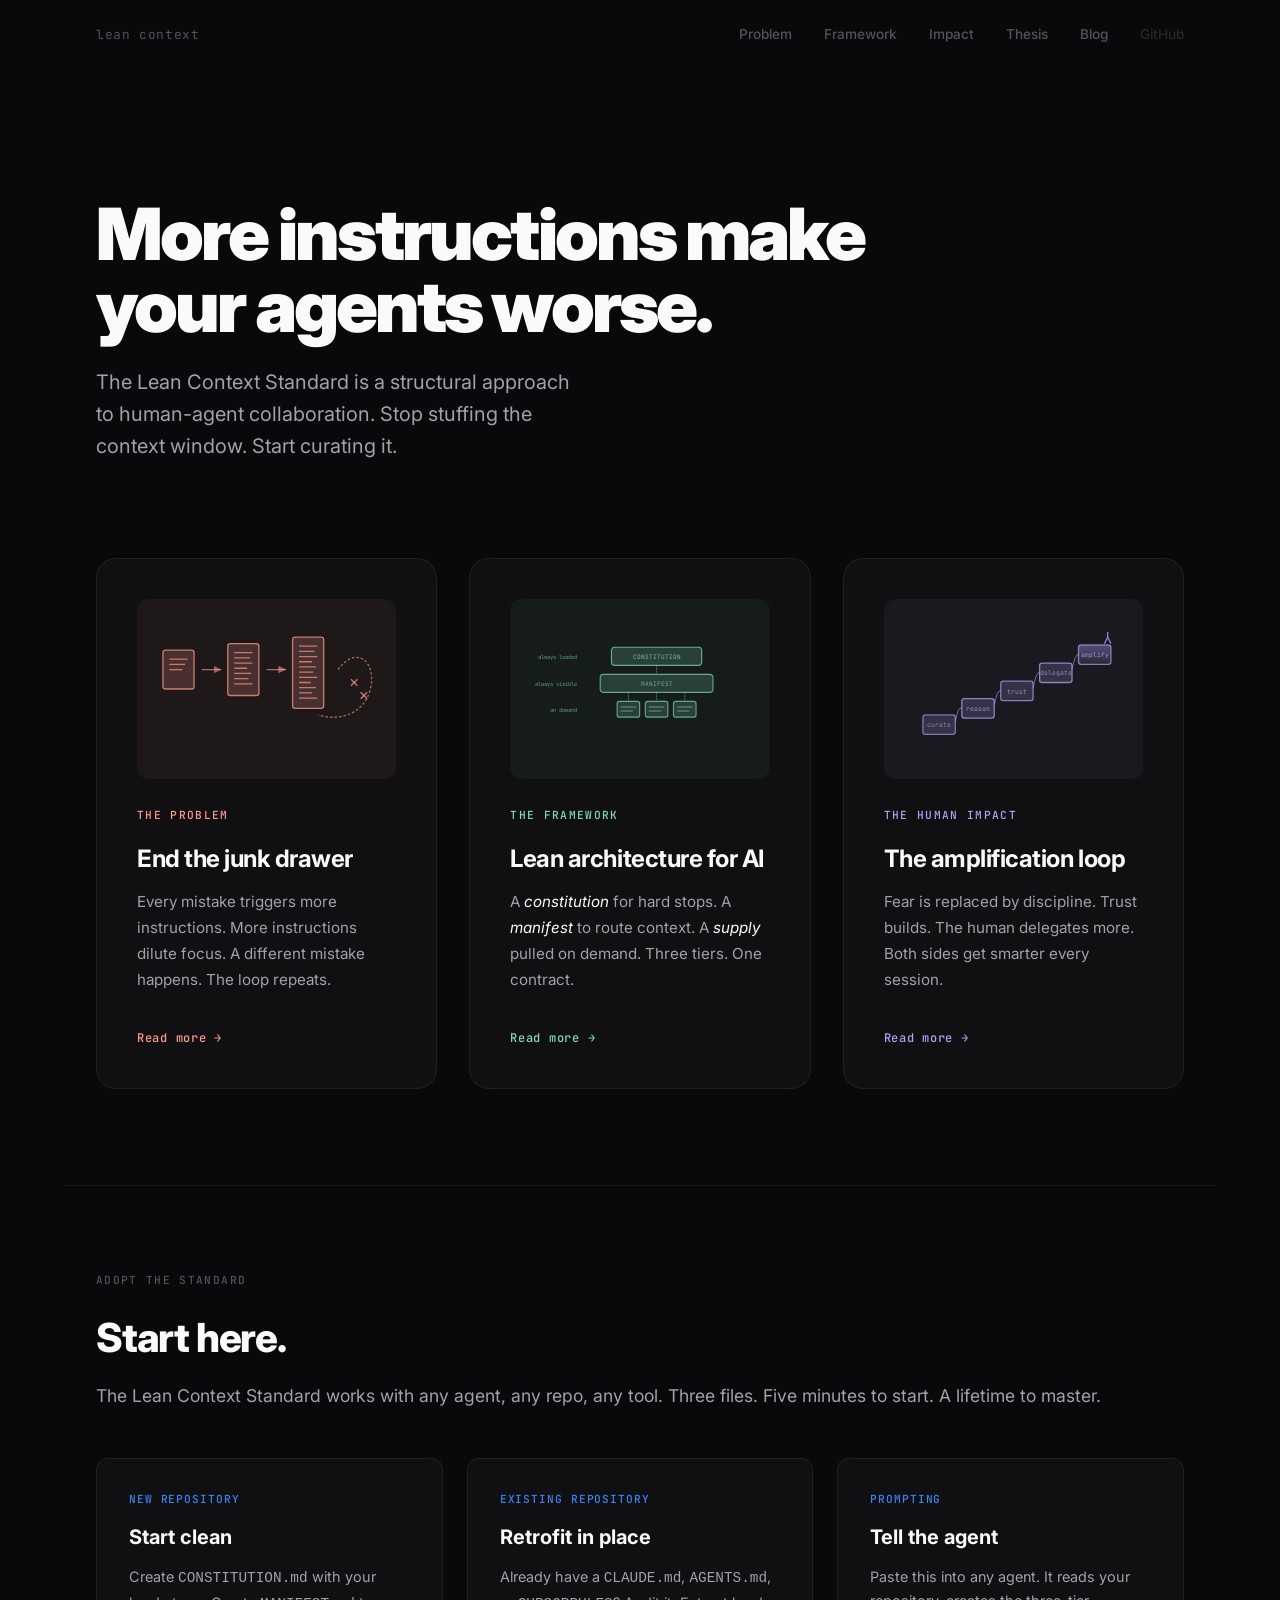
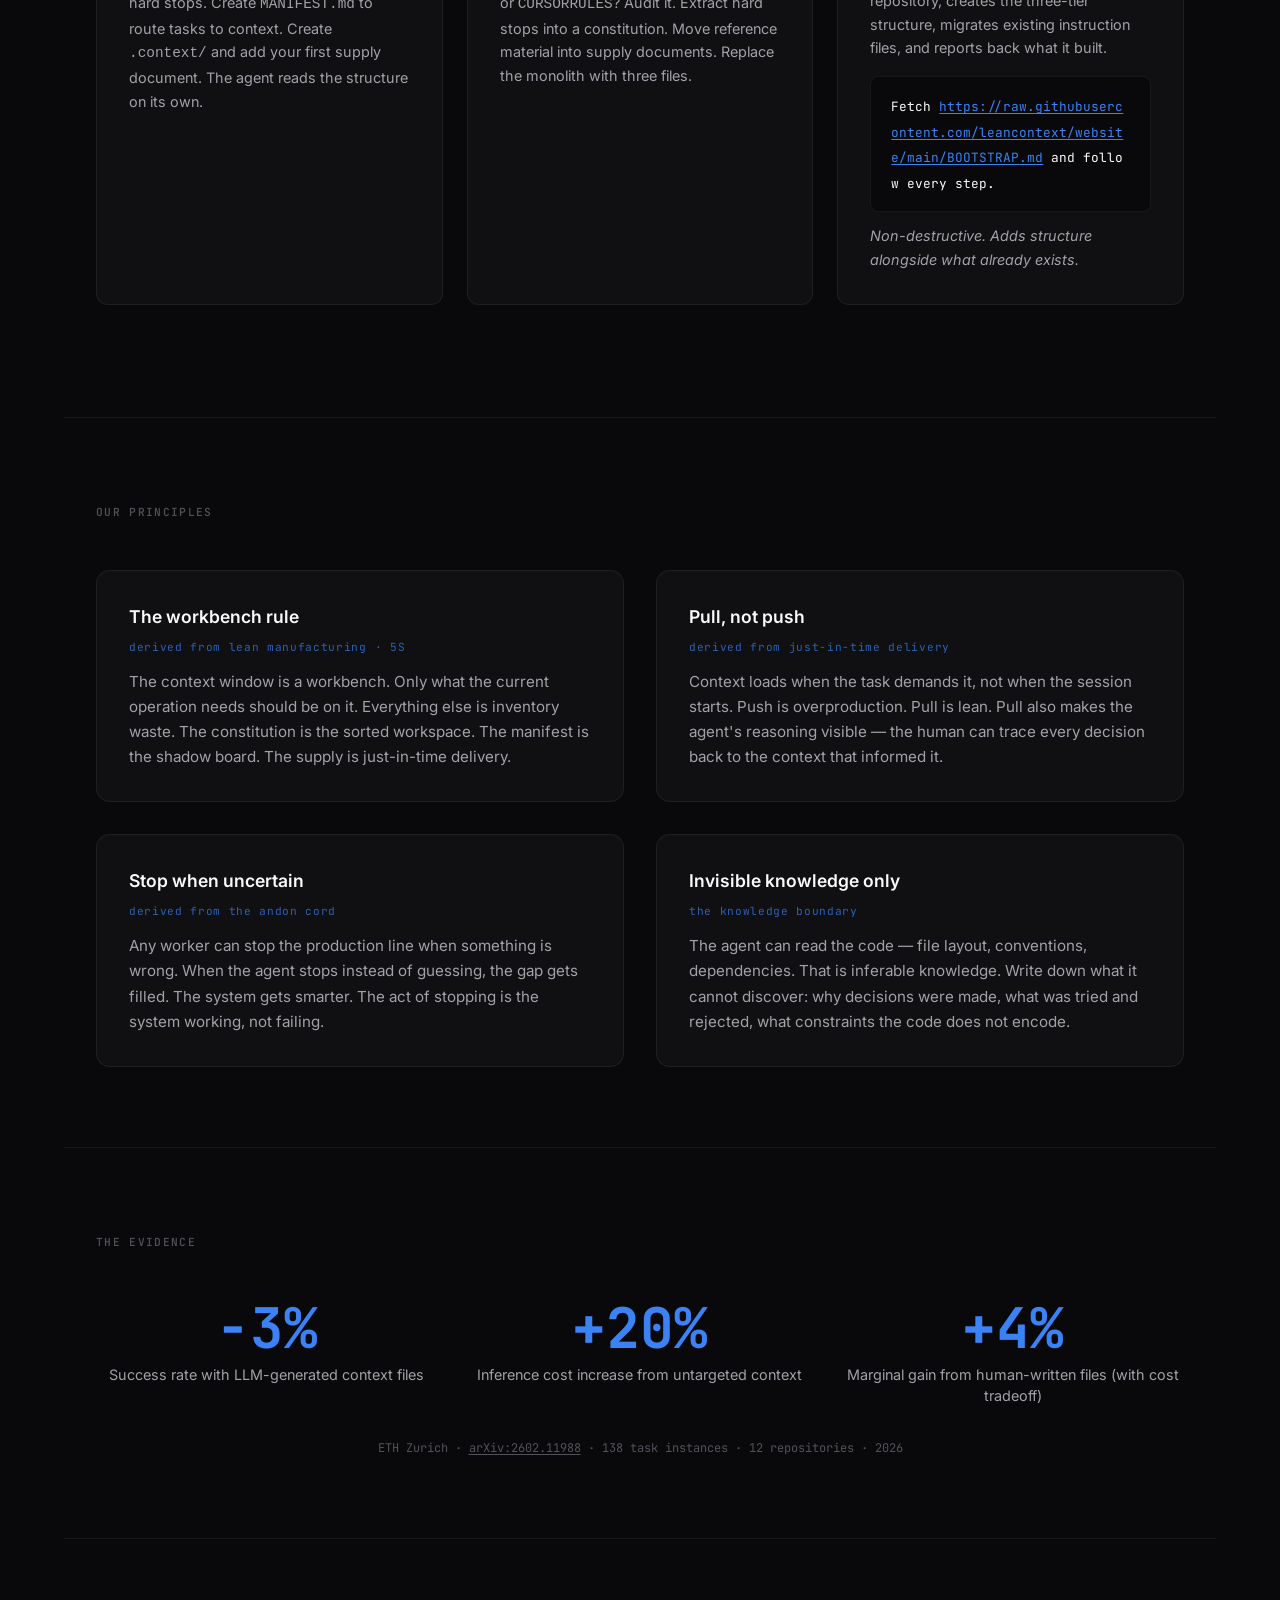
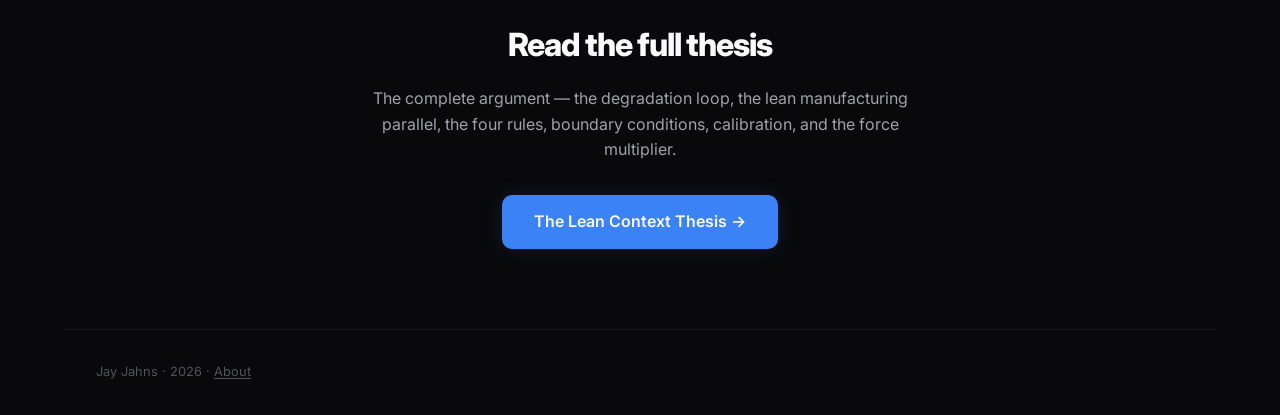
<file: index.html>
<!DOCTYPE html>
<html lang="en">
<head>
  <meta charset="utf-8">
  <meta name="viewport" content="width=device-width, initial-scale=1">
  <title>The Lean Context Standard</title>
  <meta name="description" content="More instructions make your agents worse. The Lean Context Standard is a structural approach to human-agent collaboration.">
  <meta property="og:title" content="The Lean Context Standard">
  <meta property="og:description" content="More instructions make your agents worse. Stop stuffing context. Start curating it.">
  <meta property="og:type" content="website">
  <link rel="stylesheet" href="css/style.css">
</head>
<body>
  <nav class="nav">
    <a href="./" class="nav-logo">lean context</a>
    <div class="nav-links">
      <a href="problem/">Problem</a>
      <a href="framework/">Framework</a>
      <a href="impact/">Impact</a>
      <a href="thesis/">Thesis</a>
      <a href="blog/">Blog</a>
      <a href="https://github.com/leancontext/website" class="ext">GitHub</a>
    </div>
  </nav>

  <section class="hero">
    <h1>More instructions make your agents worse.</h1>
    <p class="hero-sub">The Lean Context Standard is a structural approach to human-agent collaboration. Stop stuffing the context window. Start curating it.</p>
  </section>

  <!-- ── THE THREE PILLARS ── -->
  <section class="pillars">
    <a href="problem/" class="pillar-link">
      <div class="pillar">
        <div class="pillar-illustration pillar-illustration--problem">
          <svg viewBox="0 0 400 180" xmlns="http://www.w3.org/2000/svg">
            <!-- Degradation loop: stacking rectangles getting more chaotic -->
            <defs>
              <linearGradient id="coral-fade" x1="0" y1="0" x2="0" y2="1">
                <stop offset="0%" stop-color="#ff9b8e" stop-opacity="0.3"/>
                <stop offset="100%" stop-color="#ff9b8e" stop-opacity="0.05"/>
              </linearGradient>
            </defs>
            <!-- Clean document -->
            <rect x="40" y="30" width="48" height="60" rx="4" fill="#ff9b8e" fill-opacity="0.18" stroke="#ff9b8e" stroke-opacity="0.75" stroke-width="2"/>
            <line x1="50" y1="44" x2="78" y2="44" stroke="#ff9b8e" stroke-opacity="0.7" stroke-width="2"/>
            <line x1="50" y1="52" x2="74" y2="52" stroke="#ff9b8e" stroke-opacity="0.7" stroke-width="2"/>
            <line x1="50" y1="60" x2="70" y2="60" stroke="#ff9b8e" stroke-opacity="0.7" stroke-width="2"/>
            <!-- Arrow -->
            <path d="M100 60 L130 60" stroke="#ff9b8e" stroke-opacity="0.65" stroke-width="2" fill="none" marker-end="url(#arrow-coral)"/>
            <defs><marker id="arrow-coral" viewBox="0 0 6 6" refX="6" refY="3" markerWidth="6" markerHeight="6" orient="auto"><path d="M0,0 L6,3 L0,6" fill="#ff9b8e" fill-opacity="0.55"/></marker></defs>
            <!-- Bloated document -->
            <rect x="140" y="20" width="48" height="80" rx="4" fill="#ff9b8e" fill-opacity="0.18" stroke="#ff9b8e" stroke-opacity="0.75" stroke-width="2"/>
            <line x1="150" y1="34" x2="178" y2="34" stroke="#ff9b8e" stroke-opacity="0.7" stroke-width="2"/>
            <line x1="150" y1="42" x2="174" y2="42" stroke="#ff9b8e" stroke-opacity="0.7" stroke-width="2"/>
            <line x1="150" y1="50" x2="178" y2="50" stroke="#ff9b8e" stroke-opacity="0.7" stroke-width="2"/>
            <line x1="150" y1="58" x2="170" y2="58" stroke="#ff9b8e" stroke-opacity="0.7" stroke-width="2"/>
            <line x1="150" y1="66" x2="176" y2="66" stroke="#ff9b8e" stroke-opacity="0.7" stroke-width="2"/>
            <line x1="150" y1="74" x2="172" y2="74" stroke="#ff9b8e" stroke-opacity="0.7" stroke-width="2"/>
            <line x1="150" y1="82" x2="178" y2="82" stroke="#ff9b8e" stroke-opacity="0.7" stroke-width="2"/>
            <!-- Arrow -->
            <path d="M200 60 L230 60" stroke="#ff9b8e" stroke-opacity="0.65" stroke-width="2" fill="none" marker-end="url(#arrow-coral)"/>
            <!-- Chaos document -->
            <rect x="240" y="10" width="48" height="110" rx="4" fill="#ff9b8e" fill-opacity="0.18" stroke="#ff9b8e" stroke-opacity="0.75" stroke-width="2"/>
            <line x1="250" y1="24" x2="278" y2="24" stroke="#ff9b8e" stroke-opacity="0.7" stroke-width="2"/>
            <line x1="250" y1="32" x2="274" y2="32" stroke="#ff9b8e" stroke-opacity="0.7" stroke-width="2"/>
            <line x1="250" y1="40" x2="278" y2="40" stroke="#ff9b8e" stroke-opacity="0.7" stroke-width="2"/>
            <line x1="250" y1="48" x2="270" y2="48" stroke="#ff9b8e" stroke-opacity="0.7" stroke-width="2"/>
            <line x1="250" y1="56" x2="276" y2="56" stroke="#ff9b8e" stroke-opacity="0.7" stroke-width="2"/>
            <line x1="250" y1="64" x2="272" y2="64" stroke="#ff9b8e" stroke-opacity="0.7" stroke-width="2"/>
            <line x1="250" y1="72" x2="278" y2="72" stroke="#ff9b8e" stroke-opacity="0.7" stroke-width="2"/>
            <line x1="250" y1="80" x2="268" y2="80" stroke="#ff9b8e" stroke-opacity="0.7" stroke-width="2"/>
            <line x1="250" y1="88" x2="276" y2="88" stroke="#ff9b8e" stroke-opacity="0.7" stroke-width="2"/>
            <line x1="250" y1="96" x2="270" y2="96" stroke="#ff9b8e" stroke-opacity="0.7" stroke-width="2"/>
            <line x1="250" y1="104" x2="278" y2="104" stroke="#ff9b8e" stroke-opacity="0.7" stroke-width="2"/>
            <!-- Circular arrow: the loop -->
            <path d="M310 60 C340 20, 370 50, 360 90 C350 130, 310 140, 280 130" stroke="#ff9b8e" stroke-opacity="0.6" stroke-width="2" fill="none" stroke-dasharray="4 3"/>
            <!-- X marks -->
            <g stroke="#ff9b8e" stroke-opacity="0.75" stroke-width="2">
              <line x1="330" y1="75" x2="340" y2="85"/>
              <line x1="340" y1="75" x2="330" y2="85"/>
              <line x1="345" y1="95" x2="355" y2="105"/>
              <line x1="355" y1="95" x2="345" y2="105"/>
            </g>
          </svg>
        </div>
        <span class="pillar-tag pillar-tag--problem">the problem</span>
        <h2>End the junk drawer</h2>
        <p>Every mistake triggers more instructions. More instructions dilute focus. A different mistake happens. The loop repeats.</p>
        <div class="pillar-cta pillar-cta--problem">Read more <span aria-hidden="true">&rarr;</span></div>
      </div>
    </a>
    <a href="framework/" class="pillar-link">
      <div class="pillar">
        <div class="pillar-illustration pillar-illustration--framework">
          <svg viewBox="-60 0 460 180" xmlns="http://www.w3.org/2000/svg">
            <!-- Constitution tier -->
            <rect x="120" y="16" width="160" height="32" rx="6" fill="#7edcb5" fill-opacity="0.18" stroke="#7edcb5" stroke-opacity="0.75" stroke-width="2"/>
            <text x="200" y="37" text-anchor="middle" font-family="'JetBrains Mono', monospace" font-size="11" fill="#7edcb5" fill-opacity="0.83">CONSTITUTION</text>
            <!-- Manifest tier -->
            <rect x="100" y="64" width="200" height="32" rx="6" fill="#7edcb5" fill-opacity="0.18" stroke="#7edcb5" stroke-opacity="0.7" stroke-width="2"/>
            <text x="200" y="85" text-anchor="middle" font-family="'JetBrains Mono', monospace" font-size="11" fill="#7edcb5" fill-opacity="0.73">MANIFEST</text>
            <!-- Connection lines -->
            <line x1="200" y1="48" x2="200" y2="64" stroke="#7edcb5" stroke-opacity="0.6" stroke-width="1.5" stroke-dasharray="3 2"/>
            <!-- Supply tier: scattered docs -->
            <line x1="150" y1="96" x2="150" y2="112" stroke="#7edcb5" stroke-opacity="0.6" stroke-width="1.5" stroke-dasharray="3 2"/>
            <line x1="200" y1="96" x2="200" y2="112" stroke="#7edcb5" stroke-opacity="0.6" stroke-width="1.5" stroke-dasharray="3 2"/>
            <line x1="250" y1="96" x2="250" y2="112" stroke="#7edcb5" stroke-opacity="0.6" stroke-width="1.5" stroke-dasharray="3 2"/>
            <rect x="130" y="112" width="40" height="28" rx="4" fill="#7edcb5" fill-opacity="0.18" stroke="#7edcb5" stroke-opacity="0.7" stroke-width="2"/>
            <line x1="136" y1="122" x2="164" y2="122" stroke="#7edcb5" stroke-opacity="0.6" stroke-width="2"/>
            <line x1="136" y1="129" x2="158" y2="129" stroke="#7edcb5" stroke-opacity="0.6" stroke-width="2"/>
            <rect x="180" y="112" width="40" height="28" rx="4" fill="#7edcb5" fill-opacity="0.18" stroke="#7edcb5" stroke-opacity="0.7" stroke-width="2"/>
            <line x1="186" y1="122" x2="214" y2="122" stroke="#7edcb5" stroke-opacity="0.6" stroke-width="2"/>
            <line x1="186" y1="129" x2="208" y2="129" stroke="#7edcb5" stroke-opacity="0.6" stroke-width="2"/>
            <rect x="230" y="112" width="40" height="28" rx="4" fill="#7edcb5" fill-opacity="0.18" stroke="#7edcb5" stroke-opacity="0.7" stroke-width="2"/>
            <line x1="236" y1="122" x2="264" y2="122" stroke="#7edcb5" stroke-opacity="0.6" stroke-width="2"/>
            <line x1="236" y1="129" x2="258" y2="129" stroke="#7edcb5" stroke-opacity="0.6" stroke-width="2"/>
            <!-- Labels -->
            <text x="58" y="37" text-anchor="end" font-family="'JetBrains Mono', monospace" font-size="10" fill="#7edcb5" fill-opacity="0.63">always loaded</text>
            <text x="58" y="85" text-anchor="end" font-family="'JetBrains Mono', monospace" font-size="10" fill="#7edcb5" fill-opacity="0.63">always visible</text>
            <text x="58" y="130" text-anchor="end" font-family="'JetBrains Mono', monospace" font-size="10" fill="#7edcb5" fill-opacity="0.63">on demand</text>
          </svg>
        </div>
        <span class="pillar-tag pillar-tag--framework">the framework</span>
        <h2>Lean architecture for AI</h2>
        <p>A <em>constitution</em> for hard stops. A <em>manifest</em> to route context. A <em>supply</em> pulled on demand. Three tiers. One contract.</p>
        <div class="pillar-cta pillar-cta--framework">Read more <span aria-hidden="true">&rarr;</span></div>
      </div>
    </a>
    <a href="impact/" class="pillar-link">
      <div class="pillar">
        <div class="pillar-illustration pillar-illustration--impact">
          <svg viewBox="0 0 400 180" xmlns="http://www.w3.org/2000/svg">
            <!-- Amplification loop: upward spiral -->
            <defs>
              <linearGradient id="violet-up" x1="0" y1="1" x2="0" y2="0">
                <stop offset="0%" stop-color="#b4a0f4" stop-opacity="0.1"/>
                <stop offset="100%" stop-color="#b4a0f4" stop-opacity="0.4"/>
              </linearGradient>
            </defs>
            <!-- Rising steps -->
            <rect x="60" y="130" width="50" height="30" rx="4" fill="#b4a0f4" fill-opacity="0.18" stroke="#b4a0f4" stroke-opacity="0.65" stroke-width="2"/>
            <rect x="120" y="105" width="50" height="30" rx="4" fill="#b4a0f4" fill-opacity="0.18" stroke="#b4a0f4" stroke-opacity="0.75" stroke-width="2"/>
            <rect x="180" y="78" width="50" height="30" rx="4" fill="#b4a0f4" fill-opacity="0.18" stroke="#b4a0f4" stroke-opacity="0.7" stroke-width="2"/>
            <rect x="240" y="50" width="50" height="30" rx="4" fill="#b4a0f4" fill-opacity="0.18" stroke="#b4a0f4" stroke-opacity="0.75" stroke-width="2"/>
            <rect x="300" y="22" width="50" height="30" rx="4" fill="url(#violet-up)" stroke="#b4a0f4" stroke-opacity="0.7" stroke-width="2"/>
            <!-- Connecting arcs -->
            <path d="M110 140 Q 115 115, 120 120" stroke="#b4a0f4" stroke-opacity="0.6" stroke-width="1.5" fill="none"/>
            <path d="M170 115 Q 175 90, 180 93" stroke="#b4a0f4" stroke-opacity="0.6" stroke-width="1.5" fill="none"/>
            <path d="M230 88 Q 235 63, 240 65" stroke="#b4a0f4" stroke-opacity="0.6" stroke-width="1.5" fill="none"/>
            <path d="M290 60 Q 295 35, 300 37" stroke="#b4a0f4" stroke-opacity="0.6" stroke-width="1.5" fill="none"/>
            <!-- Labels inside steps -->
            <text x="85" y="149" text-anchor="middle" font-family="'JetBrains Mono', monospace" font-size="10" fill="#b4a0f4" fill-opacity="0.68">curate</text>
            <text x="145" y="124" text-anchor="middle" font-family="'JetBrains Mono', monospace" font-size="10" fill="#b4a0f4" fill-opacity="0.78">reason</text>
            <text x="205" y="97" text-anchor="middle" font-family="'JetBrains Mono', monospace" font-size="10" fill="#b4a0f4" fill-opacity="0.78">trust</text>
            <text x="265" y="69" text-anchor="middle" font-family="'JetBrains Mono', monospace" font-size="10" fill="#b4a0f4" fill-opacity="0.73">delegate</text>
            <text x="325" y="41" text-anchor="middle" font-family="'JetBrains Mono', monospace" font-size="10" fill="#b4a0f4" fill-opacity="0.83">amplify</text>
            <!-- Upward arrow -->
            <path d="M340 20 L345 10 L350 20" stroke="#b4a0f4" stroke-opacity="0.75" stroke-width="2" fill="none"/>
            <line x1="345" y1="10" x2="345" y2="2" stroke="#b4a0f4" stroke-opacity="0.75" stroke-width="2"/>
          </svg>
        </div>
        <span class="pillar-tag pillar-tag--impact">the human impact</span>
        <h2>The amplification loop</h2>
        <p>Fear is replaced by discipline. Trust builds. The human delegates more. Both sides get smarter every session.</p>
        <div class="pillar-cta pillar-cta--impact">Read more <span aria-hidden="true">&rarr;</span></div>
      </div>
    </a>
  </section>

  <!-- ── ADOPT THE STANDARD ── -->
  <section class="how">
    <div class="how-header">
      <span class="section-tag">adopt the standard</span>
      <h2>Start here.</h2>
      <p>The Lean Context Standard works with any agent, any repo, any tool. Three files. Five minutes to start. A lifetime to master.</p>
    </div>
    <div class="tier-grid">
      <div class="tier">
        <div class="tier-label">New repository</div>
        <h3>Start clean</h3>
        <p>Create <code>CONSTITUTION.md</code> with your hard stops. Create <code>MANIFEST.md</code> to route tasks to context. Create <code>.context/</code> and add your first supply document. The agent reads the structure on its own.</p>
      </div>
      <div class="tier">
        <div class="tier-label">Existing repository</div>
        <h3>Retrofit in place</h3>
        <p>Already have a <code>CLAUDE.md</code>, <code>AGENTS.md</code>, or <code>CURSORRULES</code>? Audit it. Extract hard stops into a constitution. Move reference material into supply documents. Replace the monolith with three files.</p>
      </div>
      <div class="tier">
        <div class="tier-label">Prompting</div>
        <h3>Tell the agent</h3>
        <p>Paste this into any agent. It reads your repository, creates the three-tier structure, migrates existing instruction files, and reports back what it built.</p>
        <div class="bootstrap-prompt">
          <code>Fetch <a href="https://raw.githubusercontent.com/leancontext/website/main/BOOTSTRAP.md">https://raw.githubusercontent.com/leancontext/website/main/BOOTSTRAP.md</a> and follow every step.</code>
        </div>
        <p class="bootstrap-note">Non-destructive. Adds structure alongside what already exists.</p>
      </div>
    </div>
  </section>

  <!-- ── OUR PRINCIPLES ── -->
  <section class="principles">
    <span class="section-tag">our principles</span>
    <div class="principle-grid">
      <div class="principle">
        <h3>The workbench rule</h3>
        <div class="principle-origin">derived from lean manufacturing &middot; 5S</div>
        <p>The context window is a workbench. Only what the current operation needs should be on it. Everything else is inventory waste. The constitution is the sorted workspace. The manifest is the shadow board. The supply is just-in-time delivery.</p>
      </div>
      <div class="principle">
        <h3>Pull, not push</h3>
        <div class="principle-origin">derived from just-in-time delivery</div>
        <p>Context loads when the task demands it, not when the session starts. Push is overproduction. Pull is lean. Pull also makes the agent's reasoning visible &mdash; the human can trace every decision back to the context that informed it.</p>
      </div>
      <div class="principle">
        <h3>Stop when uncertain</h3>
        <div class="principle-origin">derived from the andon cord</div>
        <p>Any worker can stop the production line when something is wrong. When the agent stops instead of guessing, the gap gets filled. The system gets smarter. The act of stopping is the system working, not failing.</p>
      </div>
      <div class="principle">
        <h3>Invisible knowledge only</h3>
        <div class="principle-origin">the knowledge boundary</div>
        <p>The agent can read the code &mdash; file layout, conventions, dependencies. That is inferable knowledge. Write down what it cannot discover: why decisions were made, what was tried and rejected, what constraints the code does not encode.</p>
      </div>
    </div>
  </section>

  <!-- ── THE EVIDENCE ── -->
  <section class="evidence">
    <span class="section-tag">the evidence</span>
    <div class="stat-row">
      <div class="stat">
        <div class="stat-number">&minus;3%</div>
        <div class="stat-label">Success rate with LLM-generated context files</div>
      </div>
      <div class="stat">
        <div class="stat-number">+20%</div>
        <div class="stat-label">Inference cost increase from untargeted context</div>
      </div>
      <div class="stat">
        <div class="stat-number">+4%</div>
        <div class="stat-label">Marginal gain from human-written files (with cost tradeoff)</div>
      </div>
    </div>
    <p class="stat-source">ETH Zurich · <a href="https://arxiv.org/abs/2602.11988">arXiv:2602.11988</a> · 138 task instances · 12 repositories · 2026</p>
  </section>

  <!-- ── CTA ── -->
  <section class="cta">
    <h2>Read the full thesis</h2>
    <p>The complete argument &mdash; the degradation loop, the lean manufacturing parallel, the four rules, boundary conditions, calibration, and the force multiplier.</p>
    <a href="thesis/" class="cta-button">The Lean Context Thesis &rarr;</a>
  </section>

  <footer class="footer">
    <p>Jay Jahns · 2026 · <a href="about/" style="color: var(--fg-muted); text-decoration: underline; text-underline-offset: 2px;">About</a></p>
  </footer>
</body>
</html>
</file>
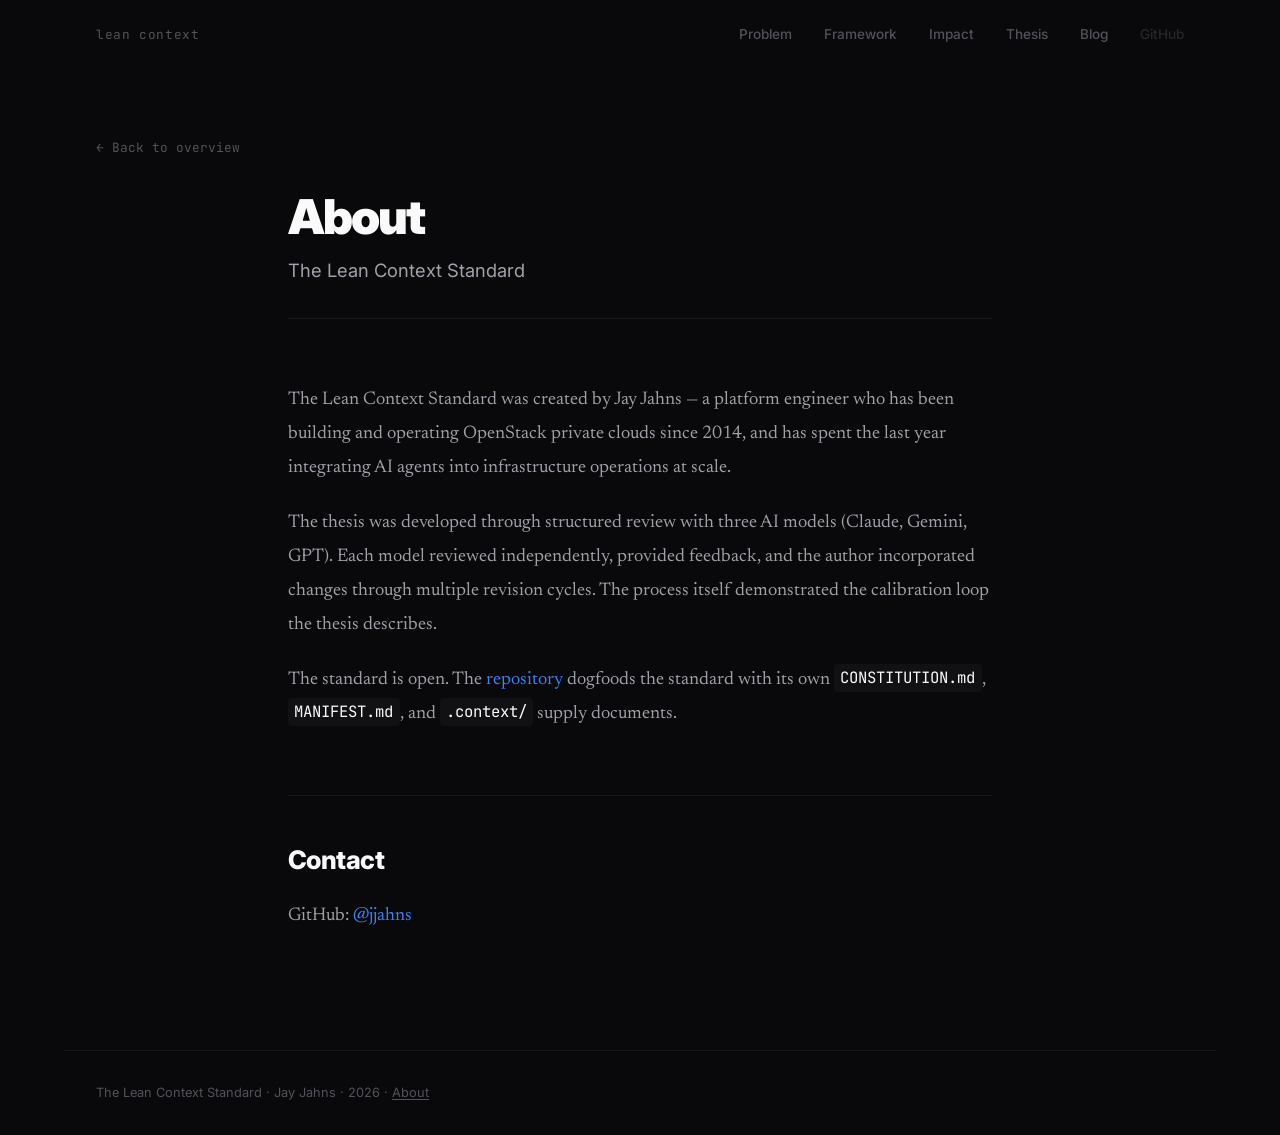
<file: about/index.html>
<!DOCTYPE html>
<html lang="en">
<head>
  <meta charset="utf-8">
  <meta name="viewport" content="width=device-width, initial-scale=1">
  <title>About — The Lean Context Standard</title>
  <meta name="description" content="The Lean Context Standard was created by Jay Jahns.">
  <link rel="stylesheet" href="../css/style.css">
</head>
<body>
  <nav class="nav">
    <a href="../" class="nav-logo">lean context</a>
    <div class="nav-links">
      <a href="../problem/">Problem</a>
      <a href="../framework/">Framework</a>
      <a href="../impact/">Impact</a>
      <a href="../thesis/">Thesis</a>
      <a href="../blog/">Blog</a>
      <a href="https://github.com/leancontext/website" class="ext">GitHub</a>
    </div>
  </nav>

  <div class="pillar-back"><a href="../">&larr; Back to overview</a></div>

  <article class="article">
    <header class="article-header">
      <h1>About</h1>
      <p class="subtitle">The Lean Context Standard</p>
    </header>
    <div class="article-body">
      <p>The Lean Context Standard was created by Jay Jahns &mdash; a platform engineer who has been building and operating OpenStack private clouds since 2014, and has spent the last year integrating AI agents into infrastructure operations at scale.</p>
      <p>The thesis was developed through structured review with three AI models (Claude, Gemini, GPT). Each model reviewed independently, provided feedback, and the author incorporated changes through multiple revision cycles. The process itself demonstrated the calibration loop the thesis describes.</p>
      <p>The standard is open. The <a href="https://github.com/leancontext/website">repository</a> dogfoods the standard with its own <code>CONSTITUTION.md</code>, <code>MANIFEST.md</code>, and <code>.context/</code> supply documents.</p>
      <h3>Contact</h3>
      <p>GitHub: <a href="https://github.com/jjahns">@jjahns</a></p>
    </div>
  </article>

  <footer class="footer">
    <p>The Lean Context Standard · Jay Jahns · 2026 · <a href="../about/" style="color: var(--fg-muted); text-decoration: underline; text-underline-offset: 2px;">About</a></p>
  </footer>
</body>
</html>
</file>
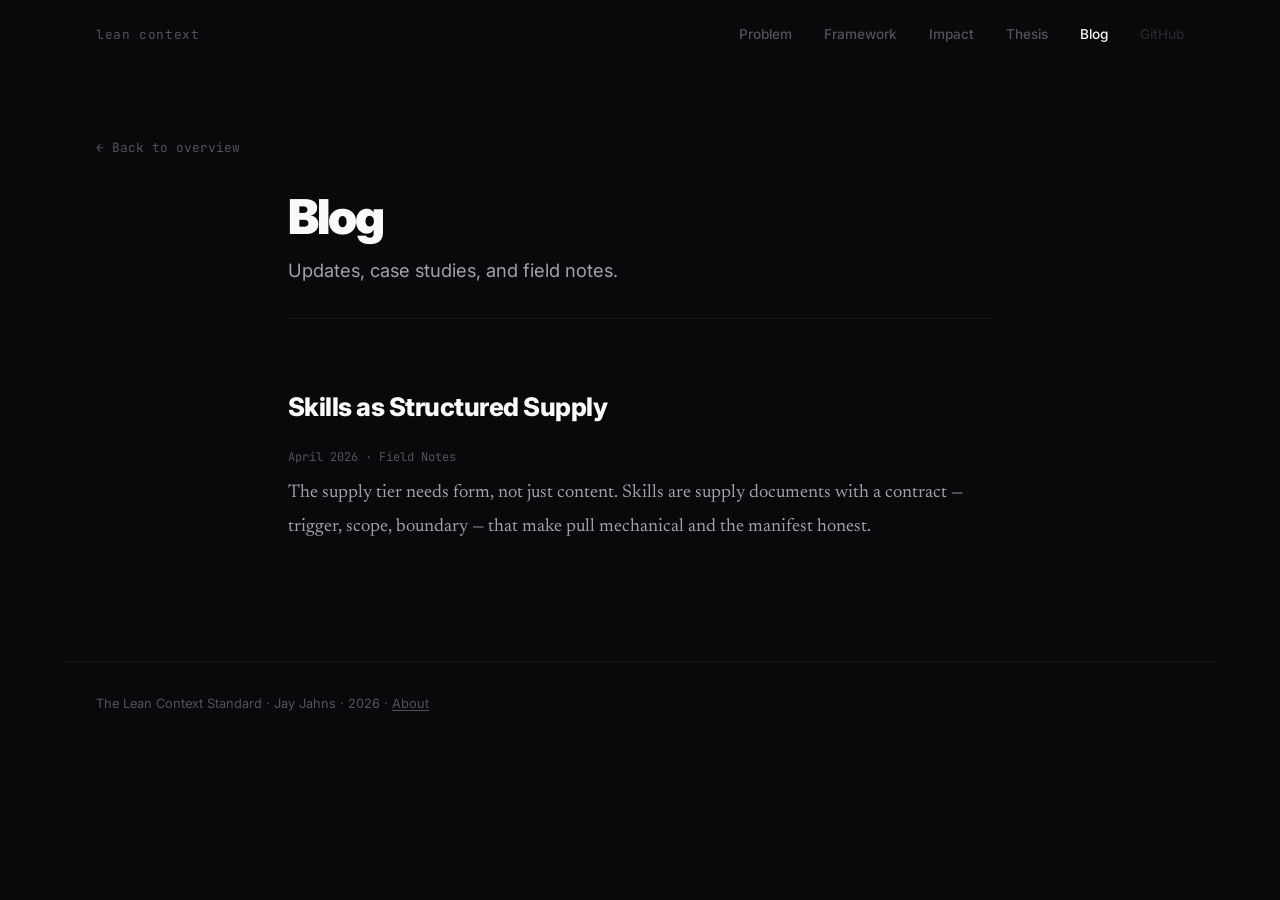
<file: blog/index.html>
<!DOCTYPE html>
<html lang="en">
<head>
  <meta charset="utf-8">
  <meta name="viewport" content="width=device-width, initial-scale=1">
  <title>Blog — The Lean Context Standard</title>
  <meta name="description" content="Updates, case studies, and field notes from building with the Lean Context Standard.">
  <link rel="stylesheet" href="../css/style.css">
</head>
<body>
  <nav class="nav">
    <a href="../" class="nav-logo">lean context</a>
    <div class="nav-links">
      <a href="../problem/">Problem</a>
      <a href="../framework/">Framework</a>
      <a href="../impact/">Impact</a>
      <a href="../thesis/">Thesis</a>
      <a href="../blog/" class="active">Blog</a>
      <a href="https://github.com/leancontext/website" class="ext">GitHub</a>
    </div>
  </nav>

  <div class="pillar-back"><a href="../">&larr; Back to overview</a></div>

  <article class="article">
    <header class="article-header">
      <h1>Blog</h1>
      <p class="subtitle">Updates, case studies, and field notes.</p>
    </header>
    <div class="article-body">
      <h3 style="margin-top: 0; padding-top: 0; border-top: none;"><a href="skills-as-structured-supply/" style="color: var(--fg-bright); text-decoration: none;">Skills as Structured Supply</a></h3>
      <p style="font-family: var(--mono); font-size: 0.75rem; color: var(--fg-muted); margin-bottom: 0.5rem;">April 2026 · Field Notes</p>
      <p>The supply tier needs form, not just content. Skills are supply documents with a contract — trigger, scope, boundary — that make pull mechanical and the manifest honest.</p>
    </div>
  </article>

  <footer class="footer">
    <p>The Lean Context Standard · Jay Jahns · 2026 · <a href="../about/" style="color: var(--fg-muted); text-decoration: underline; text-underline-offset: 2px;">About</a></p>
  </footer>
</body>
</html>
</file>
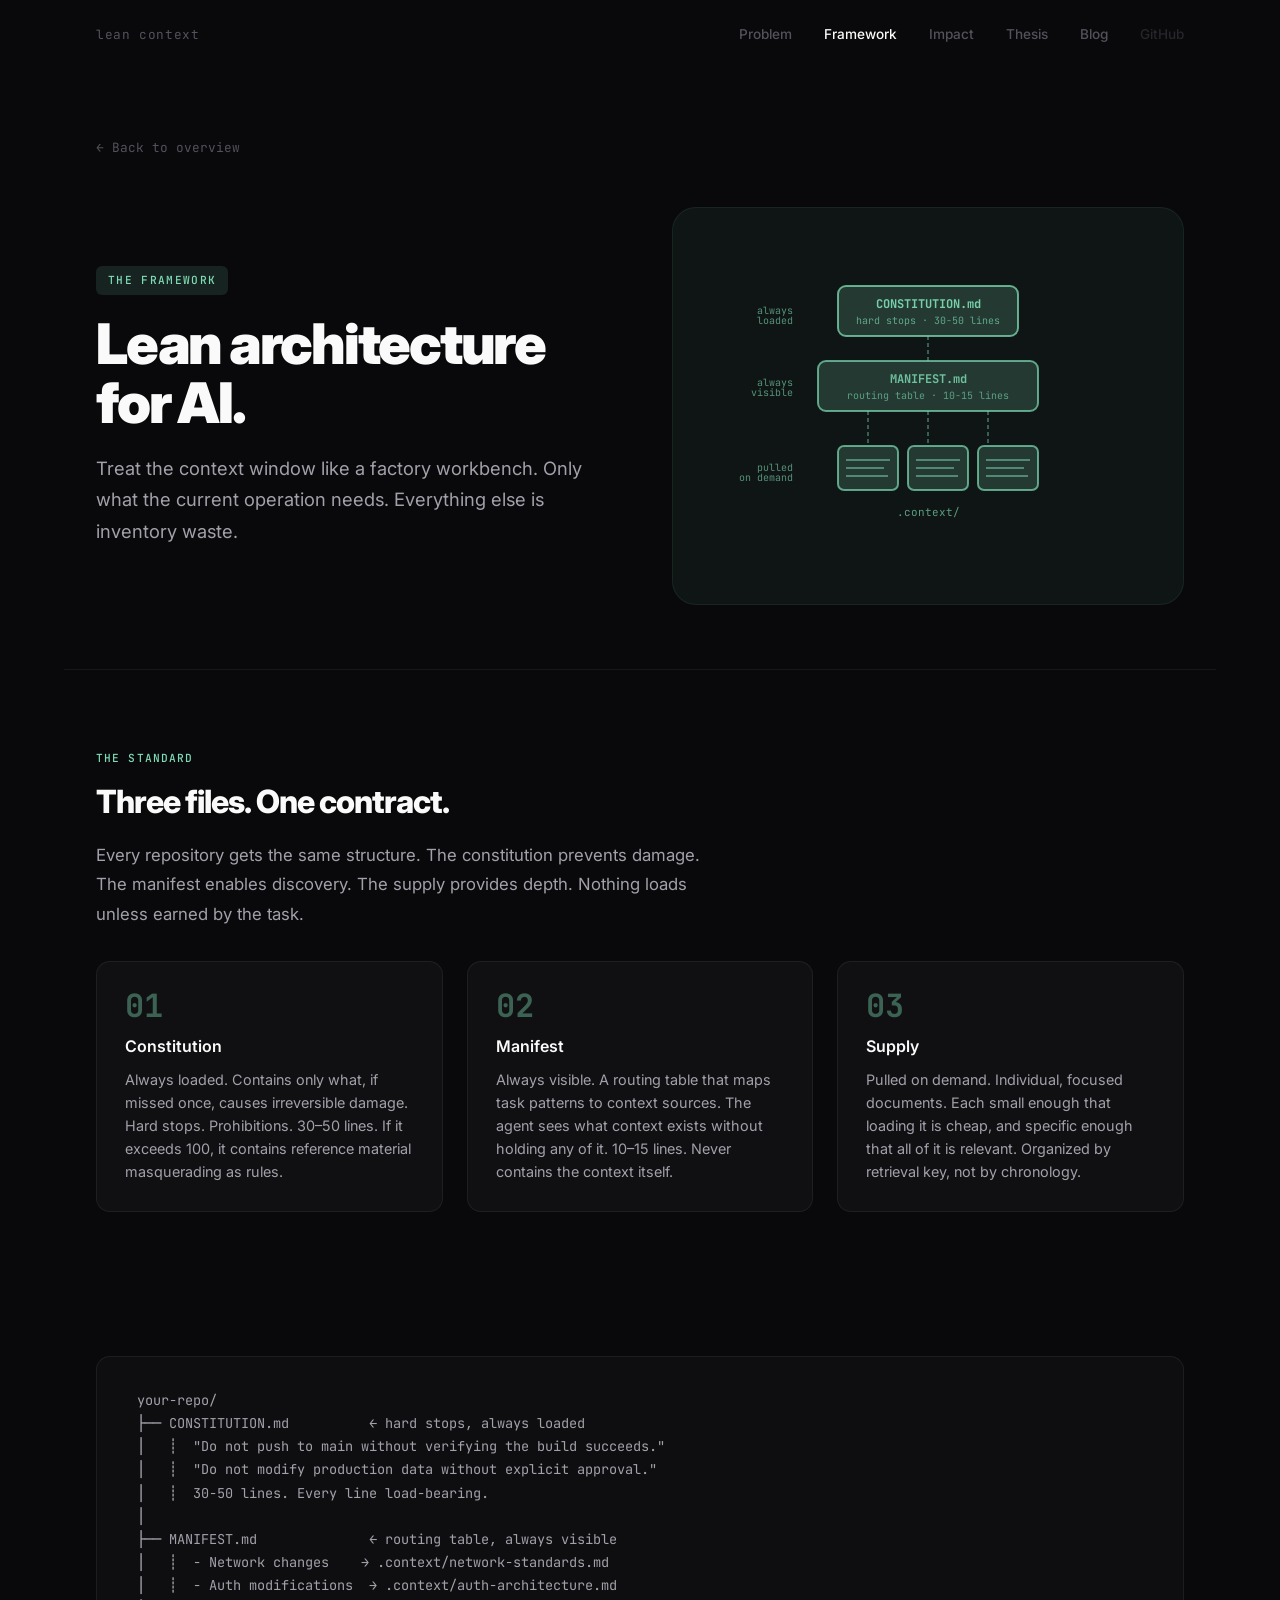
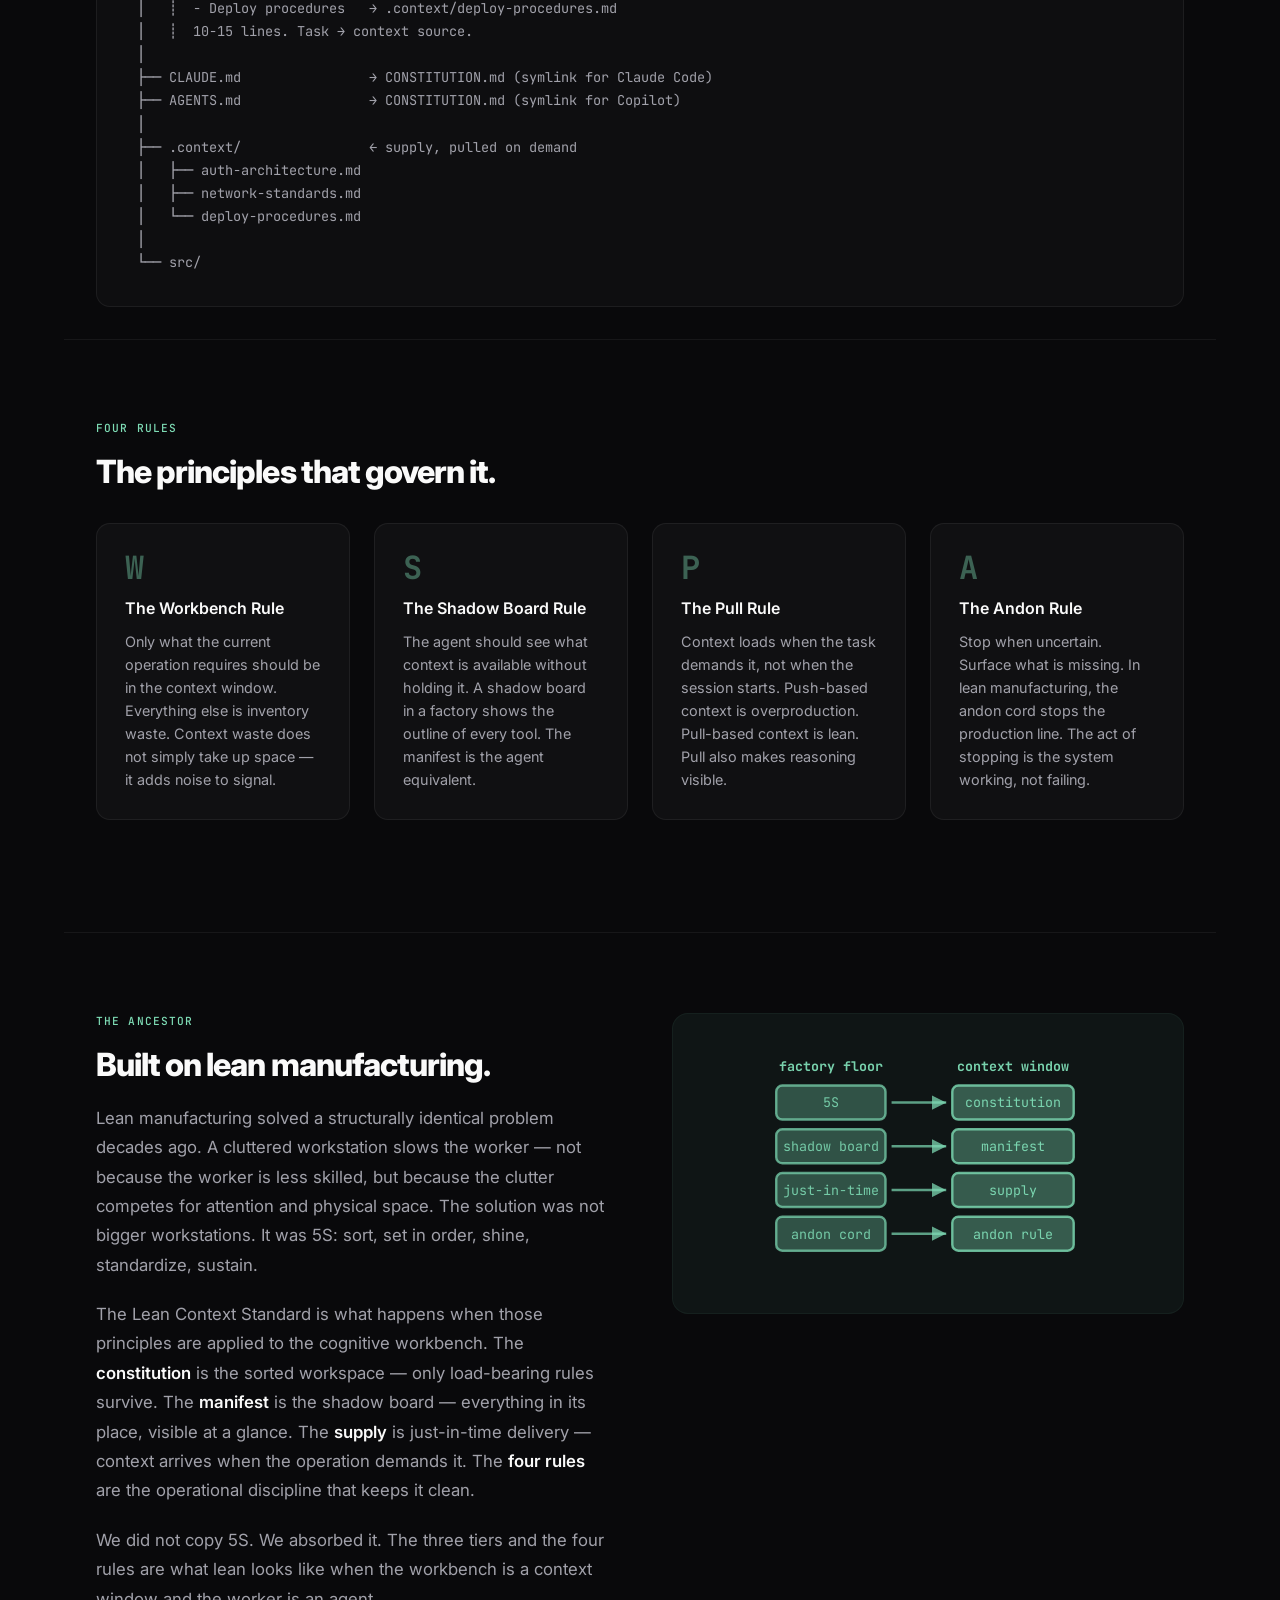
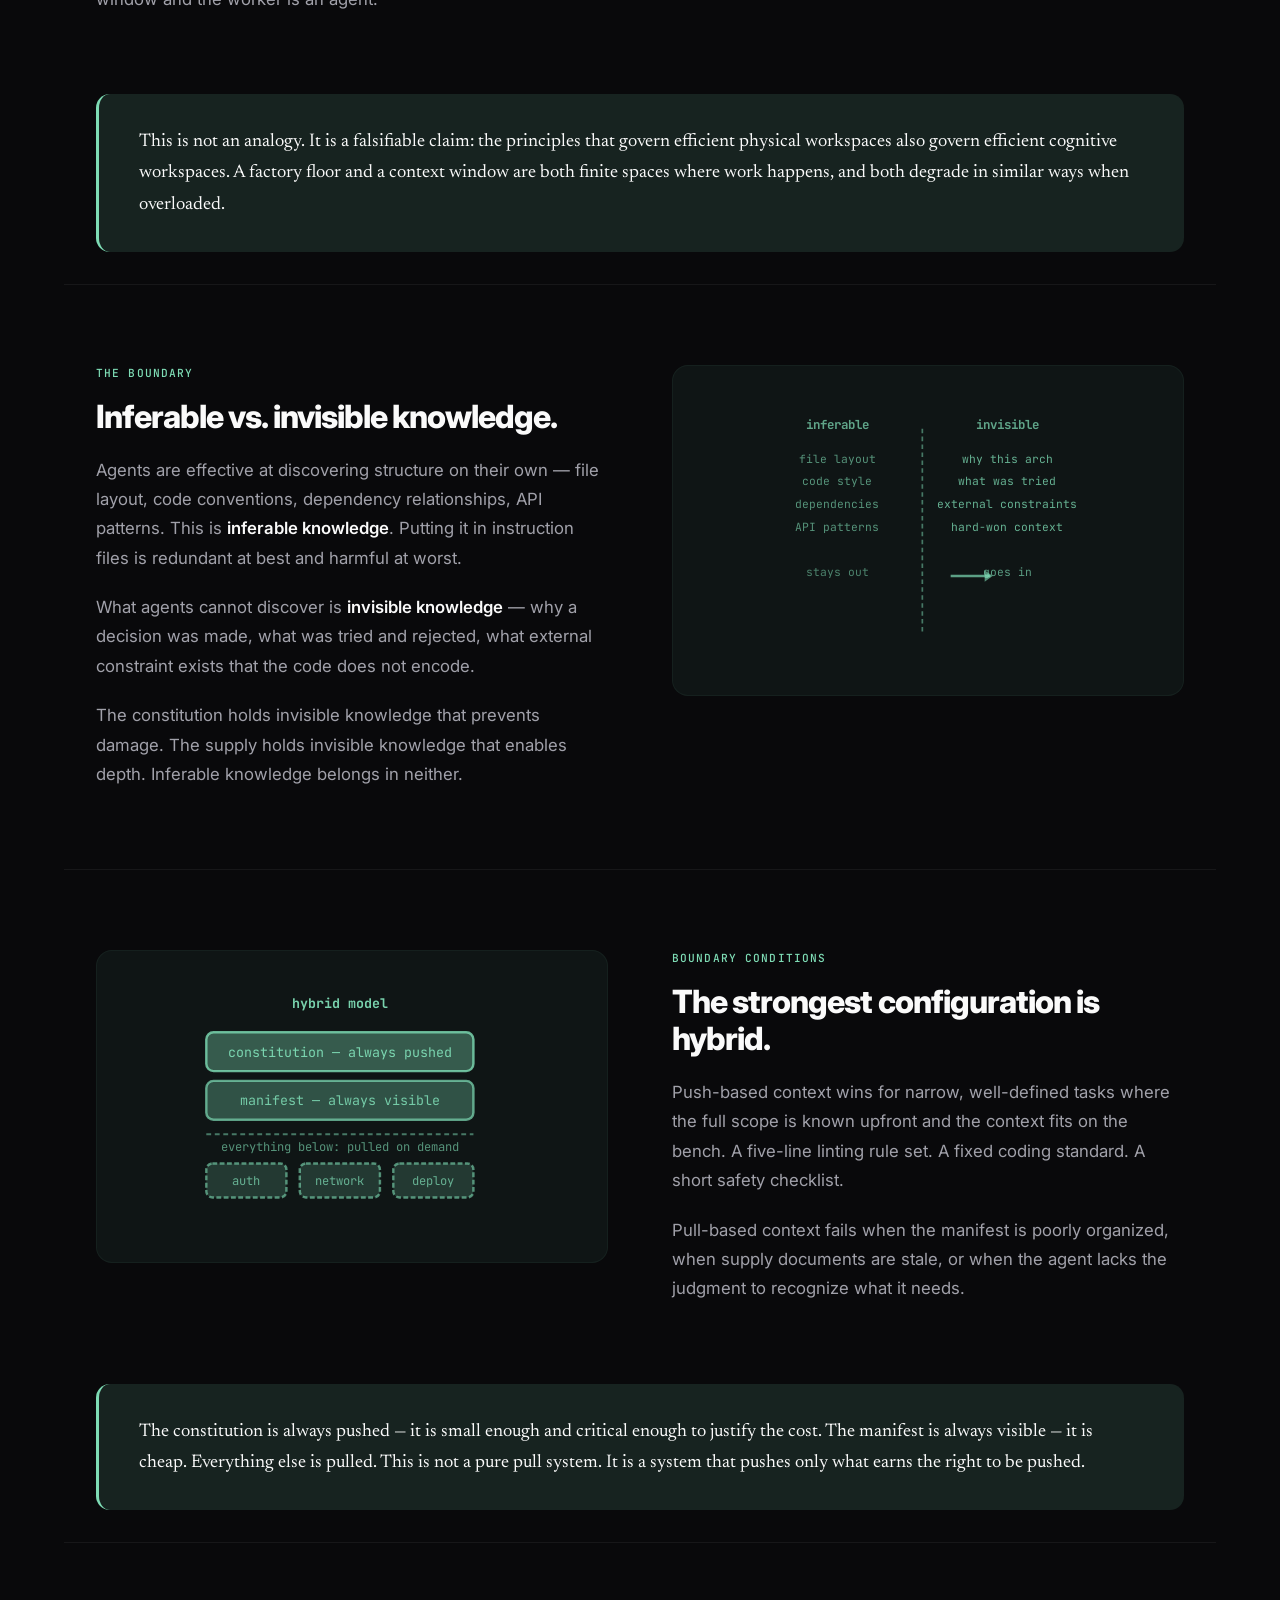
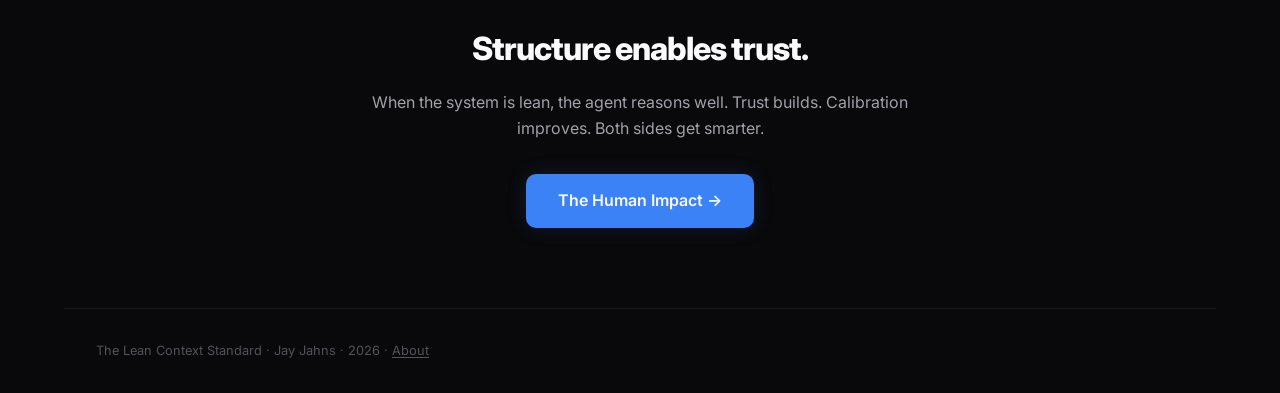
<file: framework/index.html>
<!DOCTYPE html>
<html lang="en">
<head>
  <meta charset="utf-8">
  <meta name="viewport" content="width=device-width, initial-scale=1">
  <title>The Framework — The Lean Context Standard</title>
  <meta name="description" content="Constitution. Manifest. Supply. Three tiers of context architecture for human-agent collaboration.">
  <link rel="stylesheet" href="../css/style.css">
</head>
<body>
  <nav class="nav">
    <a href="../" class="nav-logo">lean context</a>
    <div class="nav-links">
      <a href="../problem/">Problem</a>
      <a href="../framework/" class="active">Framework</a>
      <a href="../impact/">Impact</a>
      <a href="../thesis/">Thesis</a>
      <a href="../blog/">Blog</a>
      <a href="https://github.com/leancontext/website" class="ext">GitHub</a>
    </div>
  </nav>

  <div class="pillar-back"><a href="../">&larr; Back to overview</a></div>

  <!-- ── HERO ── -->
  <section class="pillar-hero">
    <div class="pillar-hero__text">
      <span class="pillar-hero__tag pillar-hero__tag--framework">the framework</span>
      <h1>Lean architecture for AI.</h1>
      <p class="pillar-hero__sub">Treat the context window like a factory workbench. Only what the current operation needs. Everything else is inventory waste.</p>
    </div>
    <div class="pillar-hero__graphic pillar-hero__graphic--framework">
      <svg viewBox="0 0 380 300" xmlns="http://www.w3.org/2000/svg">
        <!-- Three-tier architecture, large format -->
        <!-- Constitution -->
        <rect x="100" y="30" width="180" height="50" rx="8" fill="#7edcb5" fill-opacity="0.18" stroke="#7edcb5" stroke-opacity="0.75" stroke-width="2"/>
        <text x="190" y="52" text-anchor="middle" font-family="'JetBrains Mono',monospace" font-size="12" font-weight="700" fill="#7edcb5" fill-opacity="0.93">CONSTITUTION.md</text>
        <text x="190" y="68" text-anchor="middle" font-family="'JetBrains Mono',monospace" font-size="10" fill="#7edcb5" fill-opacity="0.68">hard stops · 30-50 lines</text>
        <text x="55" y="58" text-anchor="end" font-family="'JetBrains Mono',monospace" font-size="10" fill="#7edcb5" fill-opacity="0.63">always</text>
        <text x="55" y="68" text-anchor="end" font-family="'JetBrains Mono',monospace" font-size="10" fill="#7edcb5" fill-opacity="0.63">loaded</text>
        <!-- Connection -->
        <line x1="190" y1="80" x2="190" y2="105" stroke="#7edcb5" stroke-opacity="0.5" stroke-width="1.5" stroke-dasharray="4 3"/>
        <!-- Manifest -->
        <rect x="80" y="105" width="220" height="50" rx="8" fill="#7edcb5" fill-opacity="0.18" stroke="#7edcb5" stroke-opacity="0.7" stroke-width="2"/>
        <text x="190" y="127" text-anchor="middle" font-family="'JetBrains Mono',monospace" font-size="12" font-weight="700" fill="#7edcb5" fill-opacity="0.83">MANIFEST.md</text>
        <text x="190" y="143" text-anchor="middle" font-family="'JetBrains Mono',monospace" font-size="10" fill="#7edcb5" fill-opacity="0.63">routing table · 10-15 lines</text>
        <text x="55" y="130" text-anchor="end" font-family="'JetBrains Mono',monospace" font-size="10" fill="#7edcb5" fill-opacity="0.63">always</text>
        <text x="55" y="140" text-anchor="end" font-family="'JetBrains Mono',monospace" font-size="10" fill="#7edcb5" fill-opacity="0.63">visible</text>
        <!-- Connections to supply -->
        <line x1="130" y1="155" x2="130" y2="190" stroke="#7edcb5" stroke-opacity="0.5" stroke-width="1.5" stroke-dasharray="4 3"/>
        <line x1="190" y1="155" x2="190" y2="190" stroke="#7edcb5" stroke-opacity="0.5" stroke-width="1.5" stroke-dasharray="4 3"/>
        <line x1="250" y1="155" x2="250" y2="190" stroke="#7edcb5" stroke-opacity="0.5" stroke-width="1.5" stroke-dasharray="4 3"/>
        <!-- Supply documents -->
        <rect x="100" y="190" width="60" height="44" rx="6" fill="#7edcb5" fill-opacity="0.18" stroke="#7edcb5" stroke-opacity="0.7" stroke-width="2"/>
        <line x1="108" y1="204" x2="152" y2="204" stroke="#7edcb5" stroke-opacity="0.5" stroke-width="2"/>
        <line x1="108" y1="212" x2="146" y2="212" stroke="#7edcb5" stroke-opacity="0.5" stroke-width="2"/>
        <line x1="108" y1="220" x2="150" y2="220" stroke="#7edcb5" stroke-opacity="0.5" stroke-width="2"/>
        <rect x="170" y="190" width="60" height="44" rx="6" fill="#7edcb5" fill-opacity="0.18" stroke="#7edcb5" stroke-opacity="0.7" stroke-width="2"/>
        <line x1="178" y1="204" x2="222" y2="204" stroke="#7edcb5" stroke-opacity="0.5" stroke-width="2"/>
        <line x1="178" y1="212" x2="216" y2="212" stroke="#7edcb5" stroke-opacity="0.5" stroke-width="2"/>
        <line x1="178" y1="220" x2="220" y2="220" stroke="#7edcb5" stroke-opacity="0.5" stroke-width="2"/>
        <rect x="240" y="190" width="60" height="44" rx="6" fill="#7edcb5" fill-opacity="0.18" stroke="#7edcb5" stroke-opacity="0.7" stroke-width="2"/>
        <line x1="248" y1="204" x2="292" y2="204" stroke="#7edcb5" stroke-opacity="0.5" stroke-width="2"/>
        <line x1="248" y1="212" x2="286" y2="212" stroke="#7edcb5" stroke-opacity="0.5" stroke-width="2"/>
        <line x1="248" y1="220" x2="290" y2="220" stroke="#7edcb5" stroke-opacity="0.5" stroke-width="2"/>
        <text x="55" y="215" text-anchor="end" font-family="'JetBrains Mono',monospace" font-size="10" fill="#7edcb5" fill-opacity="0.63">pulled</text>
        <text x="55" y="225" text-anchor="end" font-family="'JetBrains Mono',monospace" font-size="10" fill="#7edcb5" fill-opacity="0.63">on demand</text>
        <!-- .context/ label -->
        <text x="190" y="260" text-anchor="middle" font-family="'JetBrains Mono',monospace" font-size="11" fill="#7edcb5" fill-opacity="0.68">.context/</text>
      </svg>
    </div>
  </section>

  <!-- ── THE THREE TIERS ── -->
  <section class="pillar-section">
    <div class="pillar-section__tag pillar-section__tag--framework">the standard</div>
    <h2>Three files. One contract.</h2>
    <p>Every repository gets the same structure. The constitution prevents damage. The manifest enables discovery. The supply provides depth. Nothing loads unless earned by the task.</p>
    <div class="pillar-steps">
      <div class="pillar-step">
        <div class="pillar-step__num pillar-step__num--framework">01</div>
        <h3>Constitution</h3>
        <p>Always loaded. Contains only what, if missed once, causes irreversible damage. Hard stops. Prohibitions. 30&ndash;50 lines. If it exceeds 100, it contains reference material masquerading as rules.</p>
      </div>
      <div class="pillar-step">
        <div class="pillar-step__num pillar-step__num--framework">02</div>
        <h3>Manifest</h3>
        <p>Always visible. A routing table that maps task patterns to context sources. The agent sees what context exists without holding any of it. 10&ndash;15 lines. Never contains the context itself.</p>
      </div>
      <div class="pillar-step">
        <div class="pillar-step__num pillar-step__num--framework">03</div>
        <h3>Supply</h3>
        <p>Pulled on demand. Individual, focused documents. Each small enough that loading it is cheap, and specific enough that all of it is relevant. Organized by retrieval key, not by chronology.</p>
      </div>
    </div>
  </section>

  <!-- ── FULL WIDTH CODE BLOCK ── -->
  <div class="pillar-code">
    <pre><code>your-repo/
├── CONSTITUTION.md          ← hard stops, always loaded
│   ┊  "Do not push to main without verifying the build succeeds."
│   ┊  "Do not modify production data without explicit approval."
│   ┊  30-50 lines. Every line load-bearing.
│
├── MANIFEST.md              ← routing table, always visible
│   ┊  - Network changes    → .context/network-standards.md
│   ┊  - Auth modifications  → .context/auth-architecture.md
│   ┊  - Deploy procedures   → .context/deploy-procedures.md
│   ┊  10-15 lines. Task → context source.
│
├── CLAUDE.md                → CONSTITUTION.md (symlink for Claude Code)
├── AGENTS.md                → CONSTITUTION.md (symlink for Copilot)
│
├── .context/                ← supply, pulled on demand
│   ├── auth-architecture.md
│   ├── network-standards.md
│   └── deploy-procedures.md
│
└── src/</code></pre>
  </div>

  <!-- ── THE FOUR RULES ── -->
  <section class="pillar-section">
    <div class="pillar-section__tag pillar-section__tag--framework">four rules</div>
    <h2>The principles that govern it.</h2>
    <div class="pillar-steps">
      <div class="pillar-step">
        <div class="pillar-step__num pillar-step__num--framework">W</div>
        <h3>The Workbench Rule</h3>
        <p>Only what the current operation requires should be in the context window. Everything else is inventory waste. Context waste does not simply take up space &mdash; it adds noise to signal.</p>
      </div>
      <div class="pillar-step">
        <div class="pillar-step__num pillar-step__num--framework">S</div>
        <h3>The Shadow Board Rule</h3>
        <p>The agent should see what context is available without holding it. A shadow board in a factory shows the outline of every tool. The manifest is the agent equivalent.</p>
      </div>
      <div class="pillar-step">
        <div class="pillar-step__num pillar-step__num--framework">P</div>
        <h3>The Pull Rule</h3>
        <p>Context loads when the task demands it, not when the session starts. Push-based context is overproduction. Pull-based context is lean. Pull also makes reasoning visible.</p>
      </div>
      <div class="pillar-step">
        <div class="pillar-step__num pillar-step__num--framework">A</div>
        <h3>The Andon Rule</h3>
        <p>Stop when uncertain. Surface what is missing. In lean manufacturing, the andon cord stops the production line. The act of stopping is the system working, not failing.</p>
      </div>
    </div>
  </section>

  <!-- ── LEAN MANUFACTURING ── -->
  <section class="pillar-section pillar-section--split">
    <div>
      <div class="pillar-section__tag pillar-section__tag--framework">the ancestor</div>
      <h2>Built on lean manufacturing.</h2>
      <p>Lean manufacturing solved a structurally identical problem decades ago. A cluttered workstation slows the worker &mdash; not because the worker is less skilled, but because the clutter competes for attention and physical space. The solution was not bigger workstations. It was 5S: sort, set in order, shine, standardize, sustain.</p>
      <p>The Lean Context Standard is what happens when those principles are applied to the cognitive workbench. The <strong>constitution</strong> is the sorted workspace &mdash; only load-bearing rules survive. The <strong>manifest</strong> is the shadow board &mdash; everything in its place, visible at a glance. The <strong>supply</strong> is just-in-time delivery &mdash; context arrives when the operation demands it. The <strong>four rules</strong> are the operational discipline that keeps it clean.</p>
      <p>We did not copy 5S. We absorbed it. The three tiers and the four rules are what lean looks like when the workbench is a context window and the worker is an agent.</p>
    </div>
    <div class="pillar-section__visual pillar-section__visual--framework">
      <svg viewBox="15 10 280 180" xmlns="http://www.w3.org/2000/svg">
        <!-- Factory floor → Context window mapping -->
        <text x="75" y="24" text-anchor="middle" font-family="'JetBrains Mono',monospace" font-size="11" font-weight="700" fill="#7edcb5" fill-opacity="0.95">factory floor</text>
        <rect x="30" y="36" width="90" height="28" rx="5" fill="#7edcb5" fill-opacity="0.3" stroke="#7edcb5" stroke-opacity="0.7" stroke-width="2"/>
        <text x="75" y="54" text-anchor="middle" font-family="'JetBrains Mono',monospace" font-size="11" fill="#7edcb5" fill-opacity="0.88">5S</text>
        <rect x="30" y="72" width="90" height="28" rx="5" fill="#7edcb5" fill-opacity="0.3" stroke="#7edcb5" stroke-opacity="0.7" stroke-width="2"/>
        <text x="75" y="90" text-anchor="middle" font-family="'JetBrains Mono',monospace" font-size="11" fill="#7edcb5" fill-opacity="0.88">shadow board</text>
        <rect x="30" y="108" width="90" height="28" rx="5" fill="#7edcb5" fill-opacity="0.3" stroke="#7edcb5" stroke-opacity="0.7" stroke-width="2"/>
        <text x="75" y="126" text-anchor="middle" font-family="'JetBrains Mono',monospace" font-size="11" fill="#7edcb5" fill-opacity="0.88">just-in-time</text>
        <rect x="30" y="144" width="90" height="28" rx="5" fill="#7edcb5" fill-opacity="0.3" stroke="#7edcb5" stroke-opacity="0.7" stroke-width="2"/>
        <text x="75" y="162" text-anchor="middle" font-family="'JetBrains Mono',monospace" font-size="11" fill="#7edcb5" fill-opacity="0.88">andon cord</text>
        <!-- Arrows -->
        <defs><marker id="lean-arrow" viewBox="0 0 6 6" refX="6" refY="3" markerWidth="6" markerHeight="6" orient="auto"><path d="M0,0 L6,3 L0,6" fill="#7edcb5" fill-opacity="0.73"/></marker></defs>
        <line x1="125" y1="50" x2="170" y2="50" stroke="#7edcb5" stroke-opacity="0.7" stroke-width="2" marker-end="url(#lean-arrow)"/>
        <line x1="125" y1="86" x2="170" y2="86" stroke="#7edcb5" stroke-opacity="0.7" stroke-width="2" marker-end="url(#lean-arrow)"/>
        <line x1="125" y1="122" x2="170" y2="122" stroke="#7edcb5" stroke-opacity="0.7" stroke-width="2" marker-end="url(#lean-arrow)"/>
        <line x1="125" y1="158" x2="170" y2="158" stroke="#7edcb5" stroke-opacity="0.7" stroke-width="2" marker-end="url(#lean-arrow)"/>
        <!-- Right: our structure -->
        <text x="225" y="24" text-anchor="middle" font-family="'JetBrains Mono',monospace" font-size="11" font-weight="700" fill="#7edcb5" fill-opacity="0.95">context window</text>
        <rect x="175" y="36" width="100" height="28" rx="5" fill="#7edcb5" fill-opacity="0.35" stroke="#7edcb5" stroke-opacity="0.8" stroke-width="2"/>
        <text x="225" y="54" text-anchor="middle" font-family="'JetBrains Mono',monospace" font-size="11" fill="#7edcb5" fill-opacity="0.95">constitution</text>
        <rect x="175" y="72" width="100" height="28" rx="5" fill="#7edcb5" fill-opacity="0.35" stroke="#7edcb5" stroke-opacity="0.8" stroke-width="2"/>
        <text x="225" y="90" text-anchor="middle" font-family="'JetBrains Mono',monospace" font-size="11" fill="#7edcb5" fill-opacity="0.95">manifest</text>
        <rect x="175" y="108" width="100" height="28" rx="5" fill="#7edcb5" fill-opacity="0.35" stroke="#7edcb5" stroke-opacity="0.8" stroke-width="2"/>
        <text x="225" y="126" text-anchor="middle" font-family="'JetBrains Mono',monospace" font-size="11" fill="#7edcb5" fill-opacity="0.95">supply</text>
        <rect x="175" y="144" width="100" height="28" rx="5" fill="#7edcb5" fill-opacity="0.35" stroke="#7edcb5" stroke-opacity="0.8" stroke-width="2"/>
        <text x="225" y="162" text-anchor="middle" font-family="'JetBrains Mono',monospace" font-size="11" fill="#7edcb5" fill-opacity="0.95">andon rule</text>
      </svg>
    </div>
  </section>
  <div class="pillar-callout-section">
    <div class="pillar-callout pillar-callout--framework">
      <p>This is not an analogy. It is a falsifiable claim: the principles that govern efficient physical workspaces also govern efficient cognitive workspaces. A factory floor and a context window are both finite spaces where work happens, and both degrade in similar ways when overloaded.</p>
    </div>
  </div>

  <!-- ── KNOWLEDGE BOUNDARY ── -->
  <section class="pillar-section pillar-section--split">
    <div>
      <div class="pillar-section__tag pillar-section__tag--framework">the boundary</div>
      <h2>Inferable vs. invisible knowledge.</h2>
      <p>Agents are effective at discovering structure on their own &mdash; file layout, code conventions, dependency relationships, API patterns. This is <strong>inferable knowledge</strong>. Putting it in instruction files is redundant at best and harmful at worst.</p>
      <p>What agents cannot discover is <strong>invisible knowledge</strong> &mdash; why a decision was made, what was tried and rejected, what external constraint exists that the code does not encode.</p>
      <p>The constitution holds invisible knowledge that prevents damage. The supply holds invisible knowledge that enables depth. Inferable knowledge belongs in neither.</p>
    </div>
    <div class="pillar-section__visual pillar-section__visual--framework">
      <svg viewBox="5 10 300 220" xmlns="http://www.w3.org/2000/svg">
        <!-- Two zones: inferable (visible) vs invisible -->
        <!-- Dividing line -->
        <line x1="150" y1="30" x2="150" y2="210" stroke="#7edcb5" stroke-opacity="0.5" stroke-width="1.5" stroke-dasharray="4 3"/>
        <text x="75" y="30" text-anchor="middle" font-family="'JetBrains Mono',monospace" font-size="11" font-weight="700" fill="#7edcb5" fill-opacity="0.73">inferable</text>
        <text x="225" y="30" text-anchor="middle" font-family="'JetBrains Mono',monospace" font-size="11" font-weight="700" fill="#7edcb5" fill-opacity="0.73">invisible</text>
        <!-- Inferable items (agent discovers these) -->
        <text x="75" y="60" text-anchor="middle" font-family="'JetBrains Mono',monospace" font-size="10" fill="#7edcb5" fill-opacity="0.63">file layout</text>
        <text x="75" y="80" text-anchor="middle" font-family="'JetBrains Mono',monospace" font-size="10" fill="#7edcb5" fill-opacity="0.63">code style</text>
        <text x="75" y="100" text-anchor="middle" font-family="'JetBrains Mono',monospace" font-size="10" fill="#7edcb5" fill-opacity="0.63">dependencies</text>
        <text x="75" y="120" text-anchor="middle" font-family="'JetBrains Mono',monospace" font-size="10" fill="#7edcb5" fill-opacity="0.63">API patterns</text>
        <text x="75" y="160" text-anchor="middle" font-family="'JetBrains Mono',monospace" font-size="10" fill="#7edcb5" fill-opacity="0.55">stays out</text>
        <!-- Invisible items (only human knows) -->
        <text x="225" y="60" text-anchor="middle" font-family="'JetBrains Mono',monospace" font-size="10" fill="#7edcb5" fill-opacity="0.78">why this arch</text>
        <text x="225" y="80" text-anchor="middle" font-family="'JetBrains Mono',monospace" font-size="10" fill="#7edcb5" fill-opacity="0.78">what was tried</text>
        <text x="225" y="100" text-anchor="middle" font-family="'JetBrains Mono',monospace" font-size="10" fill="#7edcb5" fill-opacity="0.78">external constraints</text>
        <text x="225" y="120" text-anchor="middle" font-family="'JetBrains Mono',monospace" font-size="10" fill="#7edcb5" fill-opacity="0.78">hard-won context</text>
        <text x="225" y="160" text-anchor="middle" font-family="'JetBrains Mono',monospace" font-size="10" fill="#7edcb5" fill-opacity="0.68">goes in</text>
        <!-- Arrow pointing right -->
        <path d="M175 160 L210 160" stroke="#7edcb5" stroke-opacity="0.7" stroke-width="2" fill="none"/>
        <path d="M205 155 L212 160 L205 165" fill="#7edcb5" fill-opacity="0.6"/>
      </svg>
    </div>
  </section>

  <!-- ── HYBRID MODEL ── -->
  <section class="pillar-section pillar-section--split-reverse">
    <div>
      <div class="pillar-section__tag pillar-section__tag--framework">boundary conditions</div>
      <h2>The strongest configuration is hybrid.</h2>
      <p>Push-based context wins for narrow, well-defined tasks where the full scope is known upfront and the context fits on the bench. A five-line linting rule set. A fixed coding standard. A short safety checklist.</p>
      <p>Pull-based context fails when the manifest is poorly organized, when supply documents are stale, or when the agent lacks the judgment to recognize what it needs.</p>
    </div>
    <div class="pillar-section__visual pillar-section__visual--framework">
      <svg viewBox="20 10 280 190" xmlns="http://www.w3.org/2000/svg">
        <!-- Hybrid: push vs pull diagram -->
        <!-- Push zone -->
        <text x="150" y="24" text-anchor="middle" font-family="'JetBrains Mono',monospace" font-size="11" font-weight="700" fill="#7edcb5" fill-opacity="0.95">hybrid model</text>
        <!-- Constitution: always pushed -->
        <rect x="40" y="44" width="220" height="32" rx="6" fill="#7edcb5" fill-opacity="0.35" stroke="#7edcb5" stroke-opacity="0.8" stroke-width="2"/>
        <text x="150" y="64" text-anchor="middle" font-family="'JetBrains Mono',monospace" font-size="11" fill="#7edcb5" fill-opacity="0.95">constitution — always pushed</text>
        <!-- Manifest: always visible -->
        <rect x="40" y="84" width="220" height="32" rx="6" fill="#7edcb5" fill-opacity="0.3" stroke="#7edcb5" stroke-opacity="0.7" stroke-width="2"/>
        <text x="150" y="104" text-anchor="middle" font-family="'JetBrains Mono',monospace" font-size="11" fill="#7edcb5" fill-opacity="0.88">manifest — always visible</text>
        <!-- Divider -->
        <line x1="40" y1="128" x2="260" y2="128" stroke="#7edcb5" stroke-opacity="0.5" stroke-width="1.5" stroke-dasharray="4 3"/>
        <text x="150" y="142" text-anchor="middle" font-family="'JetBrains Mono',monospace" font-size="10" fill="#7edcb5" fill-opacity="0.63">everything below: pulled on demand</text>
        <!-- Supply docs: pulled -->
        <rect x="40" y="152" width="66" height="28" rx="5" fill="#7edcb5" fill-opacity="0.18" stroke="#7edcb5" stroke-opacity="0.6" stroke-width="2" stroke-dasharray="4 2"/>
        <text x="73" y="170" text-anchor="middle" font-family="'JetBrains Mono',monospace" font-size="10" fill="#7edcb5" fill-opacity="0.73">auth</text>
        <rect x="117" y="152" width="66" height="28" rx="5" fill="#7edcb5" fill-opacity="0.18" stroke="#7edcb5" stroke-opacity="0.6" stroke-width="2" stroke-dasharray="4 2"/>
        <text x="150" y="170" text-anchor="middle" font-family="'JetBrains Mono',monospace" font-size="10" fill="#7edcb5" fill-opacity="0.73">network</text>
        <rect x="194" y="152" width="66" height="28" rx="5" fill="#7edcb5" fill-opacity="0.18" stroke="#7edcb5" stroke-opacity="0.6" stroke-width="2" stroke-dasharray="4 2"/>
        <text x="227" y="170" text-anchor="middle" font-family="'JetBrains Mono',monospace" font-size="10" fill="#7edcb5" fill-opacity="0.73">deploy</text>
      </svg>
    </div>
  </section>
  <div class="pillar-callout-section">
    <div class="pillar-callout pillar-callout--framework">
      <p>The constitution is always pushed &mdash; it is small enough and critical enough to justify the cost. The manifest is always visible &mdash; it is cheap. Everything else is pulled. This is not a pure pull system. It is a system that pushes only what earns the right to be pushed.</p>
    </div>
  </div>

  <!-- ── CTA ── -->
  <section class="cta">
    <h2>Structure enables trust.</h2>
    <p>When the system is lean, the agent reasons well. Trust builds. Calibration improves. Both sides get smarter.</p>
    <a href="../impact/" class="cta-button">The Human Impact &rarr;</a>
  </section>

  <footer class="footer">
    <p>The Lean Context Standard · Jay Jahns · 2026 · <a href="../about/" style="color: var(--fg-muted); text-decoration: underline; text-underline-offset: 2px;">About</a></p>
  </footer>
</body>
</html>
</file>
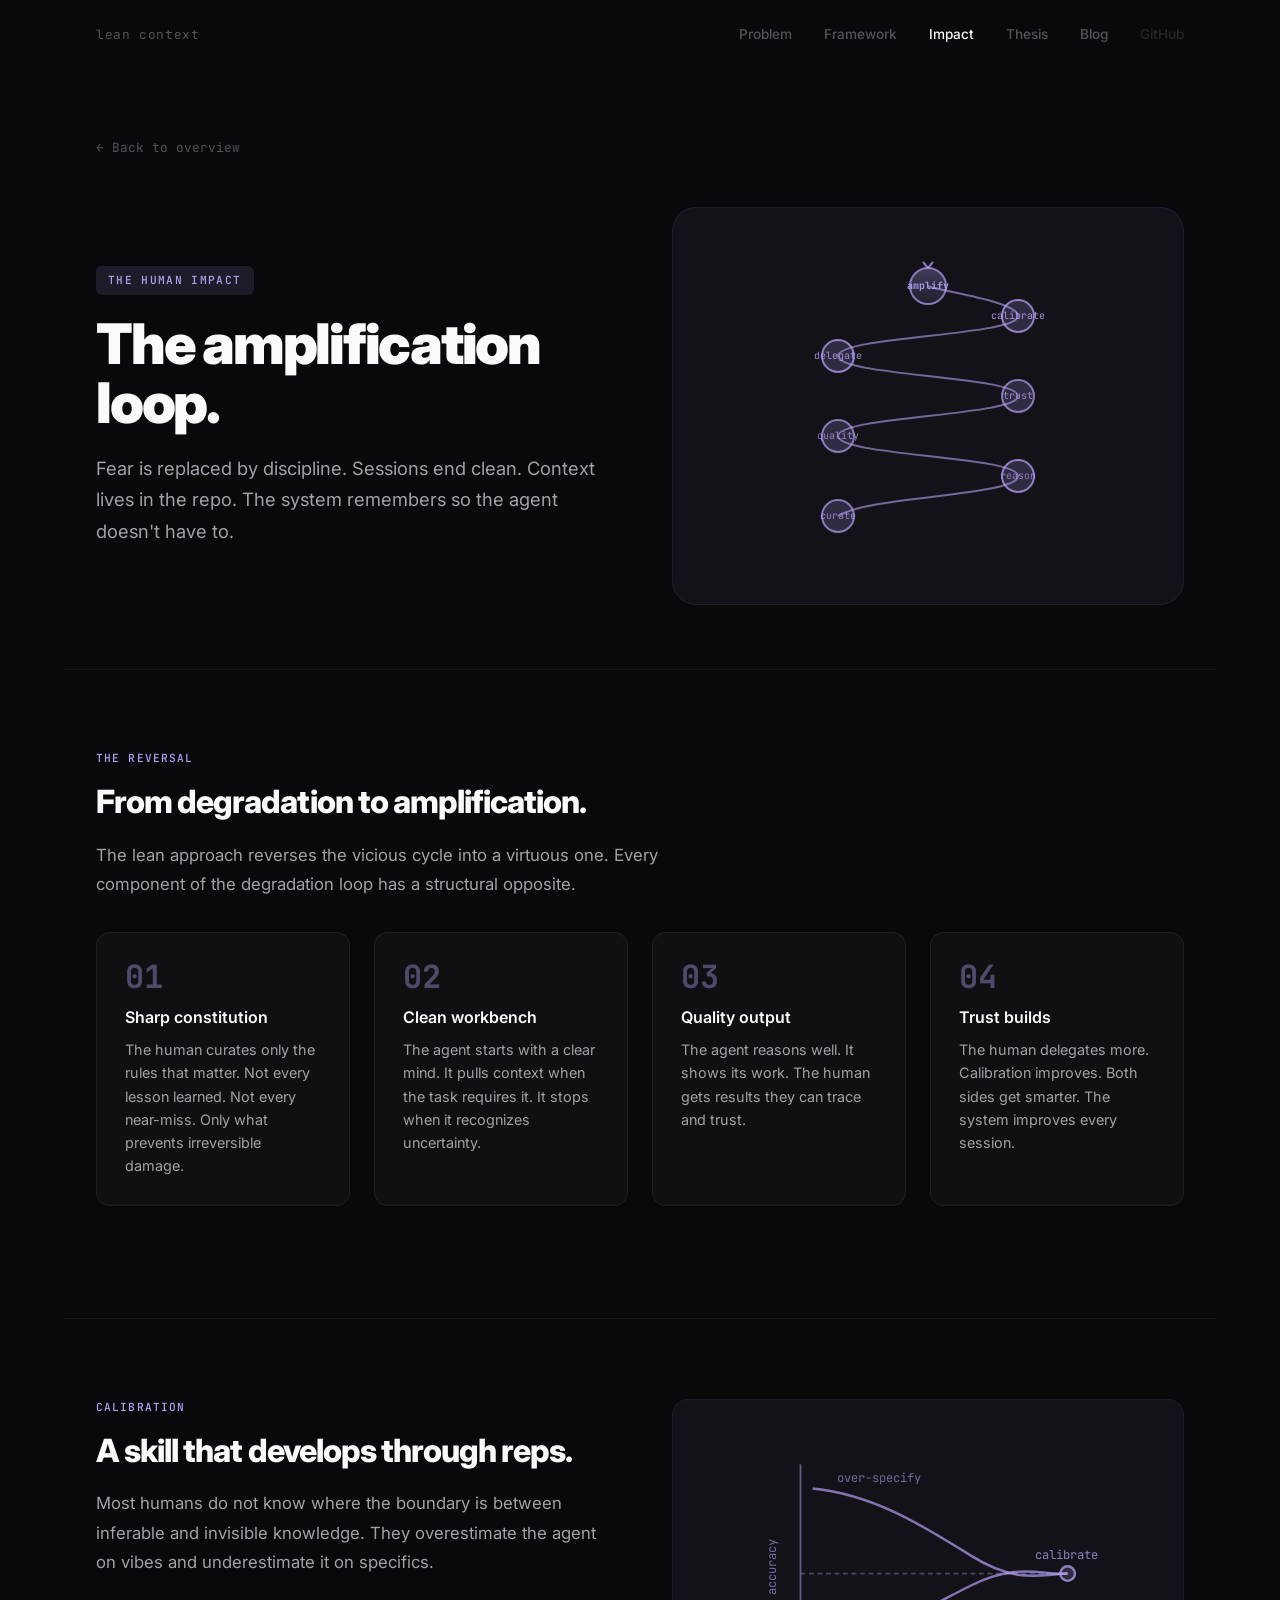
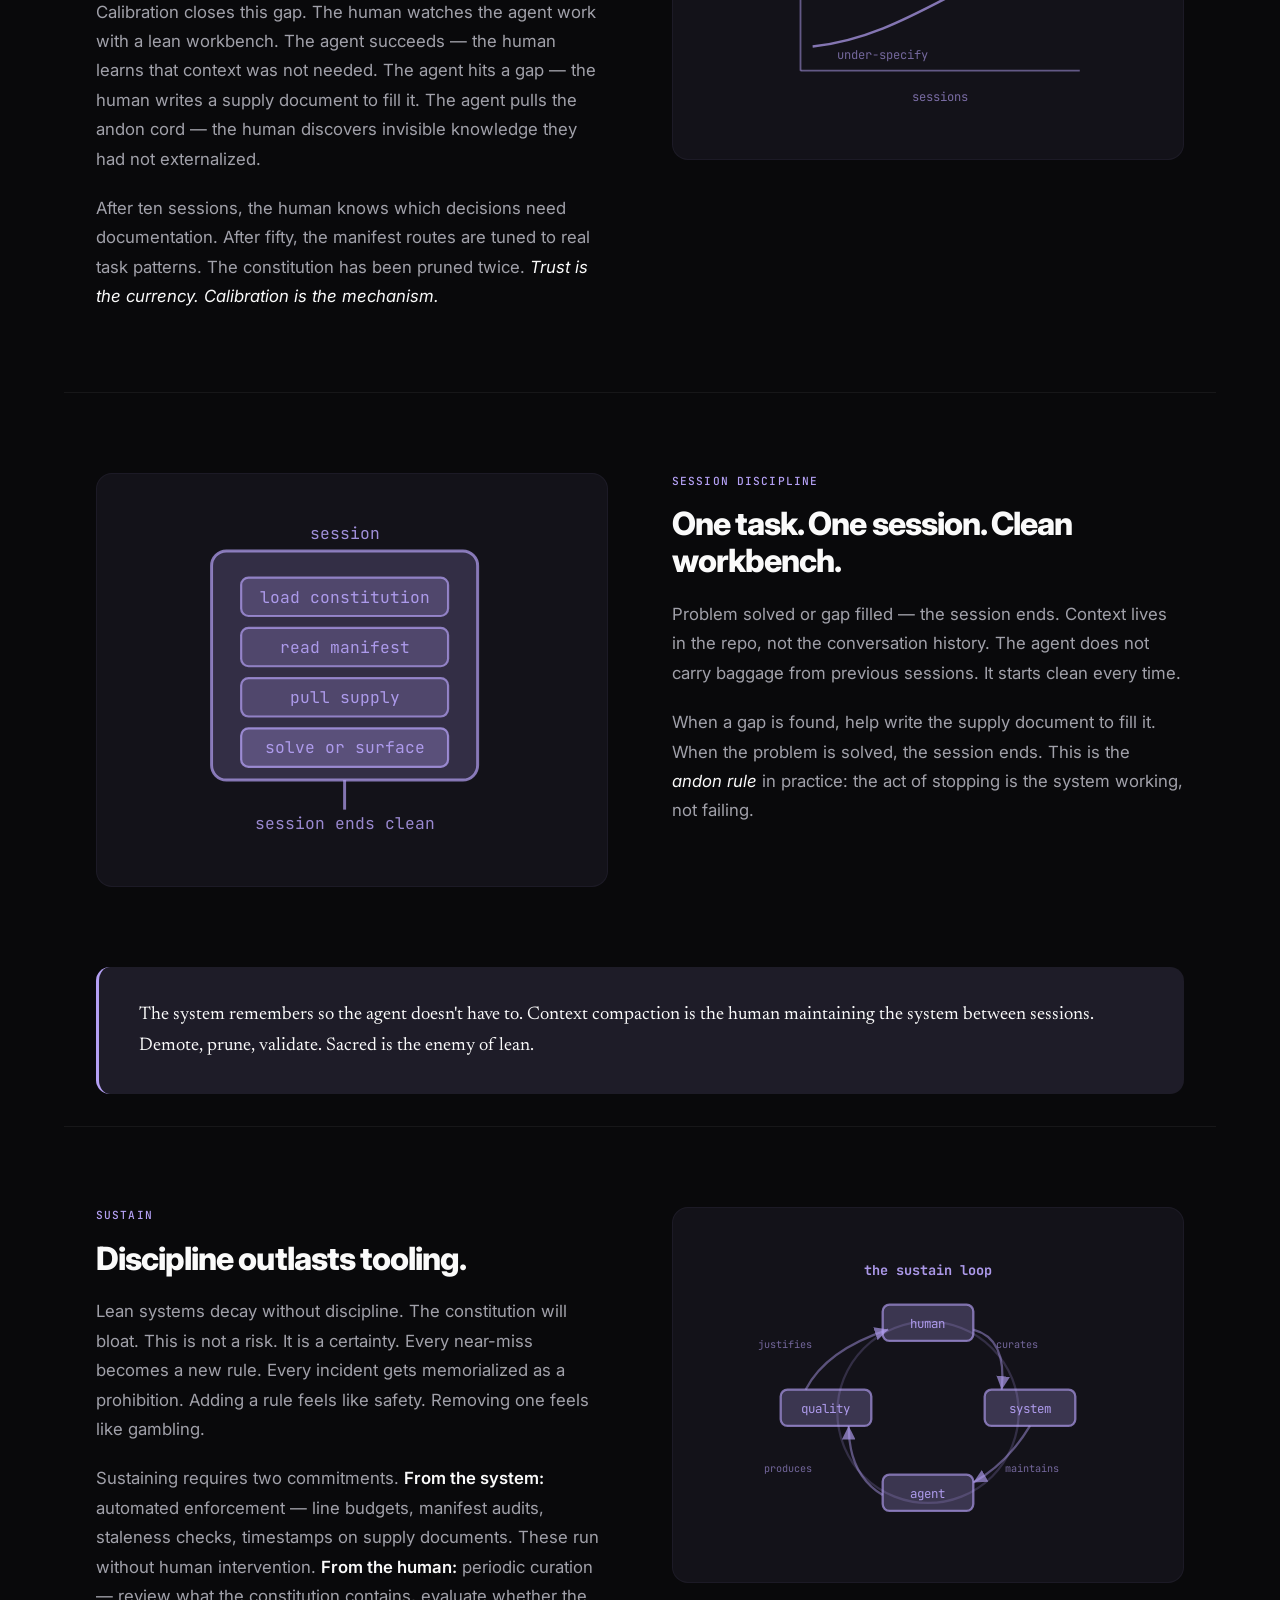
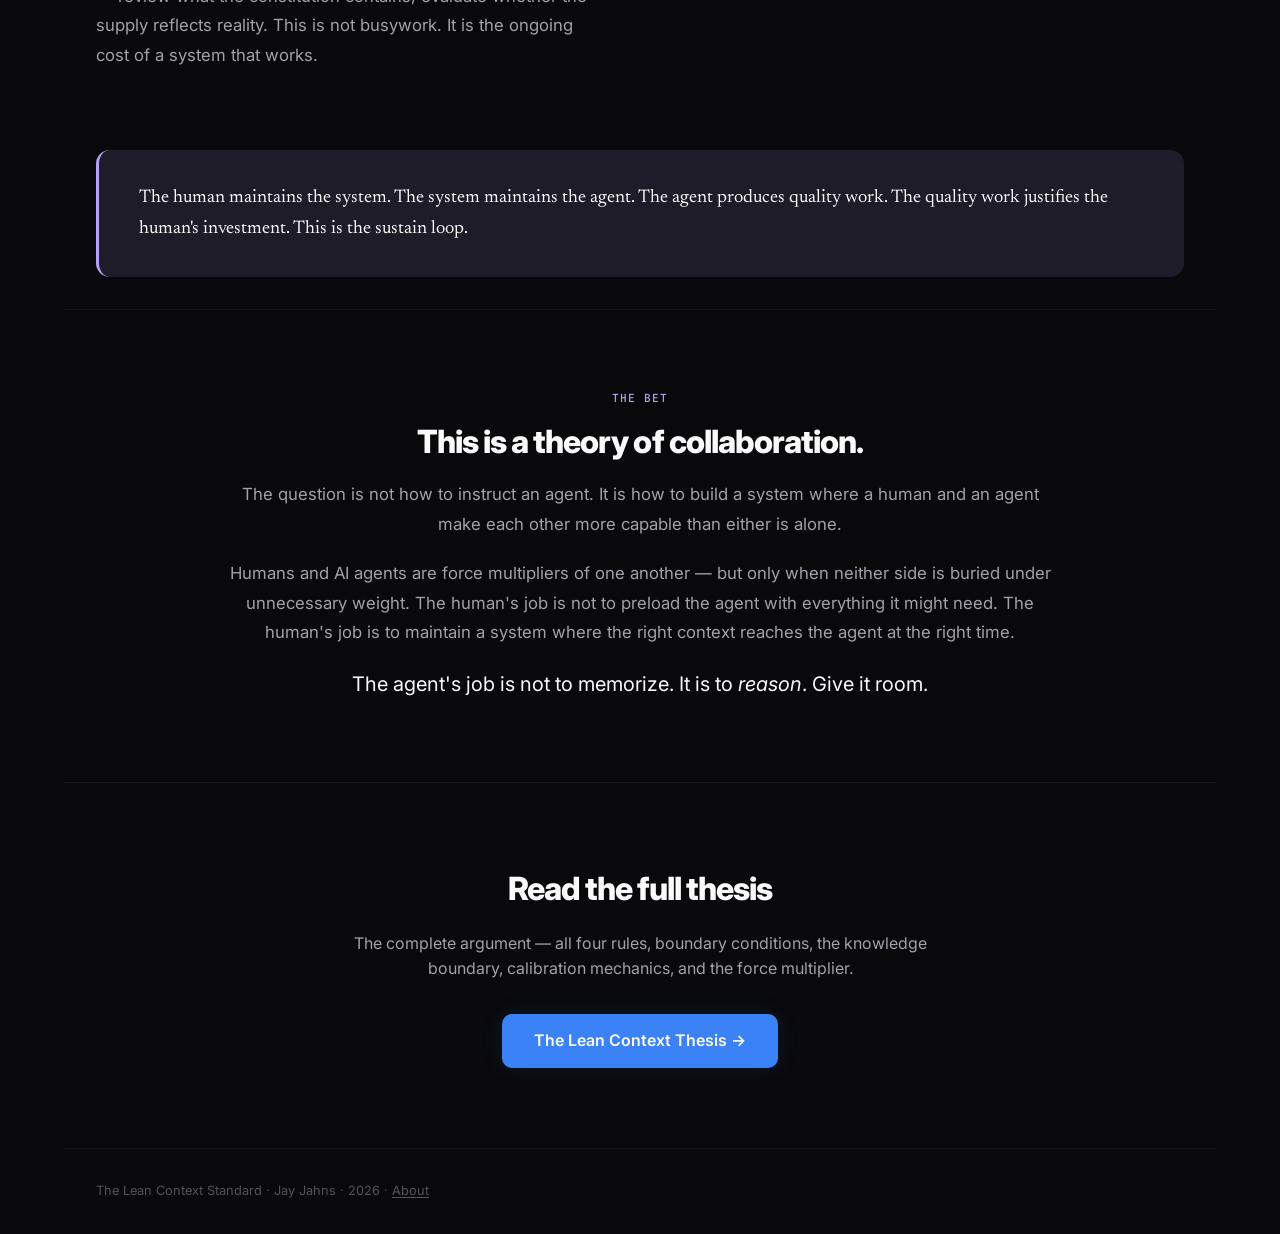
<file: impact/index.html>
<!DOCTYPE html>
<html lang="en">
<head>
  <meta charset="utf-8">
  <meta name="viewport" content="width=device-width, initial-scale=1">
  <title>The Human Impact — The Lean Context Standard</title>
  <meta name="description" content="The amplification loop. When agents stop guessing and humans stop fearing, both sides get smarter.">
  <link rel="stylesheet" href="../css/style.css">
</head>
<body>
  <nav class="nav">
    <a href="../" class="nav-logo">lean context</a>
    <div class="nav-links">
      <a href="../problem/">Problem</a>
      <a href="../framework/">Framework</a>
      <a href="../impact/" class="active">Impact</a>
      <a href="../thesis/">Thesis</a>
      <a href="../blog/">Blog</a>
      <a href="https://github.com/leancontext/website" class="ext">GitHub</a>
    </div>
  </nav>

  <div class="pillar-back"><a href="../">&larr; Back to overview</a></div>

  <!-- ── HERO ── -->
  <section class="pillar-hero">
    <div class="pillar-hero__text">
      <span class="pillar-hero__tag pillar-hero__tag--impact">the human impact</span>
      <h1>The amplification loop.</h1>
      <p class="pillar-hero__sub">Fear is replaced by discipline. Sessions end clean. Context lives in the repo. The system remembers so the agent doesn't have to.</p>
    </div>
    <div class="pillar-hero__graphic pillar-hero__graphic--impact">
      <svg viewBox="0 0 380 300" xmlns="http://www.w3.org/2000/svg">
        <!-- Amplification loop: ascending spiral -->
        <defs>
          <linearGradient id="v-up" x1="0" y1="1" x2="0" y2="0">
            <stop offset="0%" stop-color="#b4a0f4" stop-opacity="0.08"/>
            <stop offset="100%" stop-color="#b4a0f4" stop-opacity="0.3"/>
          </linearGradient>
        </defs>
        <!-- Spiral path -->
        <path d="M100 260 C 130 240, 280 240, 280 220 C 280 200, 100 200, 100 180 C 100 160, 280 160, 280 140 C 280 120, 100 120, 100 100 C 100 80, 280 80, 280 60 C 280 45, 200 35, 190 30" stroke="#b4a0f4" stroke-opacity="0.6" stroke-width="2" fill="none"/>
        <!-- Nodes along the spiral -->
        <circle cx="100" cy="260" r="16" fill="#b4a0f4" fill-opacity="0.18" stroke="#b4a0f4" stroke-opacity="0.7" stroke-width="2"/>
        <text x="100" y="263" text-anchor="middle" font-family="'JetBrains Mono',monospace" font-size="10" fill="#b4a0f4" fill-opacity="0.78">curate</text>
        <circle cx="280" cy="220" r="16" fill="#b4a0f4" fill-opacity="0.18" stroke="#b4a0f4" stroke-opacity="0.75" stroke-width="2"/>
        <text x="280" y="223" text-anchor="middle" font-family="'JetBrains Mono',monospace" font-size="10" fill="#b4a0f4" fill-opacity="0.68">reason</text>
        <circle cx="100" cy="180" r="16" fill="#b4a0f4" fill-opacity="0.18" stroke="#b4a0f4" stroke-opacity="0.7" stroke-width="2"/>
        <text x="100" y="183" text-anchor="middle" font-family="'JetBrains Mono',monospace" font-size="10" fill="#b4a0f4" fill-opacity="0.73">quality</text>
        <circle cx="280" cy="140" r="16" fill="#b4a0f4" fill-opacity="0.18" stroke="#b4a0f4" stroke-opacity="0.7" stroke-width="2"/>
        <text x="280" y="143" text-anchor="middle" font-family="'JetBrains Mono',monospace" font-size="10" fill="#b4a0f4" fill-opacity="0.78">trust</text>
        <circle cx="100" cy="100" r="16" fill="#b4a0f4" fill-opacity="0.18" stroke="#b4a0f4" stroke-opacity="0.75" stroke-width="2"/>
        <text x="100" y="103" text-anchor="middle" font-family="'JetBrains Mono',monospace" font-size="10" fill="#b4a0f4" fill-opacity="0.83">delegate</text>
        <circle cx="280" cy="60" r="16" fill="#b4a0f4" fill-opacity="0.18" stroke="#b4a0f4" stroke-opacity="0.75" stroke-width="2"/>
        <text x="280" y="63" text-anchor="middle" font-family="'JetBrains Mono',monospace" font-size="10" fill="#b4a0f4" fill-opacity="0.88">calibrate</text>
        <!-- Peak -->
        <circle cx="190" cy="30" r="18" fill="url(#v-up)" stroke="#b4a0f4" stroke-opacity="0.7" stroke-width="2"/>
        <text x="190" y="33" text-anchor="middle" font-family="'JetBrains Mono',monospace" font-size="10" font-weight="700" fill="#b4a0f4" fill-opacity="0.93">amplify</text>
        <!-- Upward arrow at top -->
        <path d="M190 12 L185 6 M190 12 L195 6" stroke="#b4a0f4" stroke-opacity="0.75" stroke-width="2" fill="none"/>
      </svg>
    </div>
  </section>

  <!-- ── REVERSING THE LOOP ── -->
  <section class="pillar-section">
    <div class="pillar-section__tag pillar-section__tag--impact">the reversal</div>
    <h2>From degradation to amplification.</h2>
    <p>The lean approach reverses the vicious cycle into a virtuous one. Every component of the degradation loop has a structural opposite.</p>
    <div class="pillar-steps">
      <div class="pillar-step">
        <div class="pillar-step__num pillar-step__num--impact">01</div>
        <h3>Sharp constitution</h3>
        <p>The human curates only the rules that matter. Not every lesson learned. Not every near-miss. Only what prevents irreversible damage.</p>
      </div>
      <div class="pillar-step">
        <div class="pillar-step__num pillar-step__num--impact">02</div>
        <h3>Clean workbench</h3>
        <p>The agent starts with a clear mind. It pulls context when the task requires it. It stops when it recognizes uncertainty.</p>
      </div>
      <div class="pillar-step">
        <div class="pillar-step__num pillar-step__num--impact">03</div>
        <h3>Quality output</h3>
        <p>The agent reasons well. It shows its work. The human gets results they can trace and trust.</p>
      </div>
      <div class="pillar-step">
        <div class="pillar-step__num pillar-step__num--impact">04</div>
        <h3>Trust builds</h3>
        <p>The human delegates more. Calibration improves. Both sides get smarter. The system improves every session.</p>
      </div>
    </div>
  </section>

  <!-- ── CALIBRATION ── -->
  <section class="pillar-section pillar-section--split">
    <div>
      <div class="pillar-section__tag pillar-section__tag--impact">calibration</div>
      <h2>A skill that develops through reps.</h2>
      <p>Most humans do not know where the boundary is between inferable and invisible knowledge. They overestimate the agent on vibes and underestimate it on specifics.</p>
      <p>Calibration closes this gap. The human watches the agent work with a lean workbench. The agent succeeds &mdash; the human learns that context was not needed. The agent hits a gap &mdash; the human writes a supply document to fill it. The agent pulls the andon cord &mdash; the human discovers invisible knowledge they had not externalized.</p>
      <p>After ten sessions, the human knows which decisions need documentation. After fifty, the manifest routes are tuned to real task patterns. The constitution has been pruned twice. <em>Trust is the currency. Calibration is the mechanism.</em></p>
    </div>
    <div class="pillar-section__visual pillar-section__visual--impact">
      <svg viewBox="5 10 280 230" xmlns="http://www.w3.org/2000/svg">
        <!-- Calibration: convergence over time -->
        <!-- Axes -->
        <line x1="40" y1="200" x2="270" y2="200" stroke="#b4a0f4" stroke-opacity="0.5" stroke-width="1.5"/>
        <line x1="40" y1="30" x2="40" y2="200" stroke="#b4a0f4" stroke-opacity="0.5" stroke-width="1.5"/>
        <text x="155" y="225" text-anchor="middle" font-family="'JetBrains Mono',monospace" font-size="10" fill="#b4a0f4" fill-opacity="0.63">sessions</text>
        <text x="20" y="115" text-anchor="middle" font-family="'JetBrains Mono',monospace" font-size="10" fill="#b4a0f4" fill-opacity="0.63" transform="rotate(-90 20 115)">accuracy</text>
        <!-- Over-estimates line (starts high, converges) -->
        <path d="M50 50 C100 55, 140 80, 180 105 S240 120, 260 120" stroke="#b4a0f4" stroke-opacity="0.7" stroke-width="2" fill="none"/>
        <text x="70" y="45" font-family="'JetBrains Mono',monospace" font-size="10" fill="#b4a0f4" fill-opacity="0.6">over-specify</text>
        <!-- Under-estimates line (starts low, converges) -->
        <path d="M50 180 C100 175, 140 150, 180 130 S240 122, 260 120" stroke="#b4a0f4" stroke-opacity="0.7" stroke-width="2" fill="none"/>
        <text x="70" y="190" font-family="'JetBrains Mono',monospace" font-size="10" fill="#b4a0f4" fill-opacity="0.6">under-specify</text>
        <!-- Convergence point -->
        <circle cx="260" cy="120" r="6" fill="#b4a0f4" fill-opacity="0.18" stroke="#b4a0f4" stroke-opacity="0.75" stroke-width="2"/>
        <text x="262" y="108" text-anchor="middle" font-family="'JetBrains Mono',monospace" font-size="10" fill="#b4a0f4" fill-opacity="0.78">calibrated</text>
        <!-- Optimal line -->
        <line x1="40" y1="120" x2="250" y2="120" stroke="#b4a0f4" stroke-opacity="0.35" stroke-width="1.5" stroke-dasharray="4 3"/>
      </svg>
    </div>
  </section>

  <!-- ── SESSION DISCIPLINE ── -->
  <section class="pillar-section pillar-section--split-reverse">
    <div>
      <div class="pillar-section__tag pillar-section__tag--impact">session discipline</div>
      <h2>One task. One session. Clean workbench.</h2>
      <p>Problem solved or gap filled &mdash; the session ends. Context lives in the repo, not the conversation history. The agent does not carry baggage from previous sessions. It starts clean every time.</p>
      <p>When a gap is found, help write the supply document to fill it. When the problem is solved, the session ends. This is the <em>andon rule</em> in practice: the act of stopping is the system working, not failing.</p>
    </div>
    <div class="pillar-section__visual pillar-section__visual--impact">
      <svg viewBox="40 5 230 225" xmlns="http://www.w3.org/2000/svg">
        <!-- Session lifecycle -->
        <rect x="60" y="30" width="180" height="155" rx="10" fill="#b4a0f4" fill-opacity="0.2" stroke="#b4a0f4" stroke-opacity="0.7" stroke-width="2"/>
        <text x="150" y="22" text-anchor="middle" font-family="'JetBrains Mono',monospace" font-size="11" fill="#b4a0f4" fill-opacity="0.88">session</text>
        <rect x="80" y="48" width="140" height="26" rx="5" fill="#b4a0f4" fill-opacity="0.22" stroke="#b4a0f4" stroke-opacity="0.7" stroke-width="1.5"/>
        <text x="150" y="65" text-anchor="middle" font-family="'JetBrains Mono',monospace" font-size="11" fill="#b4a0f4" fill-opacity="0.93">load constitution</text>
        <rect x="80" y="82" width="140" height="26" rx="5" fill="#b4a0f4" fill-opacity="0.22" stroke="#b4a0f4" stroke-opacity="0.7" stroke-width="1.5"/>
        <text x="150" y="99" text-anchor="middle" font-family="'JetBrains Mono',monospace" font-size="11" fill="#b4a0f4" fill-opacity="0.93">read manifest</text>
        <rect x="80" y="116" width="140" height="26" rx="5" fill="#b4a0f4" fill-opacity="0.22" stroke="#b4a0f4" stroke-opacity="0.7" stroke-width="1.5"/>
        <text x="150" y="133" text-anchor="middle" font-family="'JetBrains Mono',monospace" font-size="11" fill="#b4a0f4" fill-opacity="0.93">pull supply</text>
        <rect x="80" y="150" width="140" height="26" rx="5" fill="#b4a0f4" fill-opacity="0.3" stroke="#b4a0f4" stroke-opacity="0.75" stroke-width="1.5"/>
        <text x="150" y="167" text-anchor="middle" font-family="'JetBrains Mono',monospace" font-size="11" fill="#b4a0f4" fill-opacity="0.93">solve or surface</text>
        <path d="M150 185 L150 205" stroke="#b4a0f4" stroke-opacity="0.7" stroke-width="2" fill="none"/>
        <text x="150" y="218" text-anchor="middle" font-family="'JetBrains Mono',monospace" font-size="11" fill="#b4a0f4" fill-opacity="0.83">session ends clean</text>
      </svg>
    </div>
  </section>
  <div class="pillar-callout-section">
    <div class="pillar-callout pillar-callout--impact">
      <p>The system remembers so the agent doesn't have to. Context compaction is the human maintaining the system between sessions. Demote, prune, validate. Sacred is the enemy of lean.</p>
    </div>
  </div>

  <!-- ── SUSTAINING ── -->
  <section class="pillar-section pillar-section--split">
    <div>
      <div class="pillar-section__tag pillar-section__tag--impact">sustain</div>
      <h2>Discipline outlasts tooling.</h2>
      <p>Lean systems decay without discipline. The constitution will bloat. This is not a risk. It is a certainty. Every near-miss becomes a new rule. Every incident gets memorialized as a prohibition. Adding a rule feels like safety. Removing one feels like gambling.</p>
      <p>Sustaining requires two commitments. <strong>From the system:</strong> automated enforcement &mdash; line budgets, manifest audits, staleness checks, timestamps on supply documents. These run without human intervention. <strong>From the human:</strong> periodic curation &mdash; review what the constitution contains, evaluate whether the supply reflects reality. This is not busywork. It is the ongoing cost of a system that works.</p>
    </div>
    <div class="pillar-section__visual pillar-section__visual--impact">
      <svg viewBox="0 0 300 260" xmlns="http://www.w3.org/2000/svg">
        <!-- The sustain loop -->
        <text x="150" y="24" text-anchor="middle" font-family="'JetBrains Mono',monospace" font-size="12" font-weight="700" fill="#b4a0f4" fill-opacity="0.95">the sustain loop</text>
        <!-- Circular path -->
        <circle cx="150" cy="145" r="80" fill="none" stroke="#b4a0f4" stroke-opacity="0.2" stroke-width="2"/>
        <!-- Four nodes -->
        <rect x="110" y="50" width="80" height="32" rx="6" fill="#b4a0f4" fill-opacity="0.25" stroke="#b4a0f4" stroke-opacity="0.65" stroke-width="2"/>
        <text x="150" y="71" text-anchor="middle" font-family="'JetBrains Mono',monospace" font-size="11" fill="#b4a0f4" fill-opacity="0.95">human</text>
        <rect x="200" y="125" width="80" height="32" rx="6" fill="#b4a0f4" fill-opacity="0.25" stroke="#b4a0f4" stroke-opacity="0.65" stroke-width="2"/>
        <text x="240" y="146" text-anchor="middle" font-family="'JetBrains Mono',monospace" font-size="11" fill="#b4a0f4" fill-opacity="0.95">system</text>
        <rect x="110" y="200" width="80" height="32" rx="6" fill="#b4a0f4" fill-opacity="0.25" stroke="#b4a0f4" stroke-opacity="0.65" stroke-width="2"/>
        <text x="150" y="221" text-anchor="middle" font-family="'JetBrains Mono',monospace" font-size="11" fill="#b4a0f4" fill-opacity="0.95">agent</text>
        <rect x="20" y="125" width="80" height="32" rx="6" fill="#b4a0f4" fill-opacity="0.25" stroke="#b4a0f4" stroke-opacity="0.65" stroke-width="2"/>
        <text x="60" y="146" text-anchor="middle" font-family="'JetBrains Mono',monospace" font-size="11" fill="#b4a0f4" fill-opacity="0.95">quality</text>
        <!-- Connecting labels on arcs -->
        <text x="210" y="88" text-anchor="start" font-family="'JetBrains Mono',monospace" font-size="9" fill="#b4a0f4" fill-opacity="0.6">curates</text>
        <text x="218" y="198" text-anchor="start" font-family="'JetBrains Mono',monospace" font-size="9" fill="#b4a0f4" fill-opacity="0.6">maintains</text>
        <text x="48" y="198" text-anchor="end" font-family="'JetBrains Mono',monospace" font-size="9" fill="#b4a0f4" fill-opacity="0.6">produces</text>
        <text x="48" y="88" text-anchor="end" font-family="'JetBrains Mono',monospace" font-size="9" fill="#b4a0f4" fill-opacity="0.6">justifies</text>
        <!-- Arrows between nodes -->
        <defs><marker id="sustain-arrow" viewBox="0 0 8 8" refX="8" refY="4" markerWidth="6" markerHeight="6" orient="auto"><path d="M0,0 L8,4 L0,8" fill="#b4a0f4" fill-opacity="0.65"/></marker></defs>
        <path d="M190 72 Q 220 80, 215 125" stroke="#b4a0f4" stroke-opacity="0.45" stroke-width="2" fill="none" marker-end="url(#sustain-arrow)"/>
        <path d="M240 157 Q 220 190, 190 207" stroke="#b4a0f4" stroke-opacity="0.45" stroke-width="2" fill="none" marker-end="url(#sustain-arrow)"/>
        <path d="M110 218 Q 80 200, 80 157" stroke="#b4a0f4" stroke-opacity="0.45" stroke-width="2" fill="none" marker-end="url(#sustain-arrow)"/>
        <path d="M42 125 Q 60 90, 115 72" stroke="#b4a0f4" stroke-opacity="0.45" stroke-width="2" fill="none" marker-end="url(#sustain-arrow)"/>
      </svg>
    </div>
  </section>
  <div class="pillar-callout-section">
    <div class="pillar-callout pillar-callout--impact">
      <p>The human maintains the system. The system maintains the agent. The agent produces quality work. The quality work justifies the human's investment. This is the sustain loop.</p>
    </div>
  </div>

  <!-- ── THE BET ── -->
  <section class="pillar-section" style="text-align: center;">
    <div class="pillar-section__tag pillar-section__tag--impact">the bet</div>
    <h2>This is a theory of collaboration.</h2>
    <p style="max-width: 52rem; margin-left: auto; margin-right: auto;">The question is not how to instruct an agent. It is how to build a system where a human and an agent make each other more capable than either is alone.</p>
    <p style="max-width: 52rem; margin-left: auto; margin-right: auto;">Humans and AI agents are force multipliers of one another &mdash; but only when neither side is buried under unnecessary weight. The human's job is not to preload the agent with everything it might need. The human's job is to maintain a system where the right context reaches the agent at the right time.</p>
    <p style="max-width: 52rem; margin-left: auto; margin-right: auto; font-size: 1.25rem; color: var(--fg-bright);">The agent's job is not to memorize. It is to <em>reason</em>. Give it room.</p>
  </section>

  <!-- ── CTA ── -->
  <section class="cta">
    <h2>Read the full thesis</h2>
    <p>The complete argument &mdash; all four rules, boundary conditions, the knowledge boundary, calibration mechanics, and the force multiplier.</p>
    <a href="../thesis/" class="cta-button">The Lean Context Thesis &rarr;</a>
  </section>

  <footer class="footer">
    <p>The Lean Context Standard · Jay Jahns · 2026 · <a href="../about/" style="color: var(--fg-muted); text-decoration: underline; text-underline-offset: 2px;">About</a></p>
  </footer>
</body>
</html>
</file>
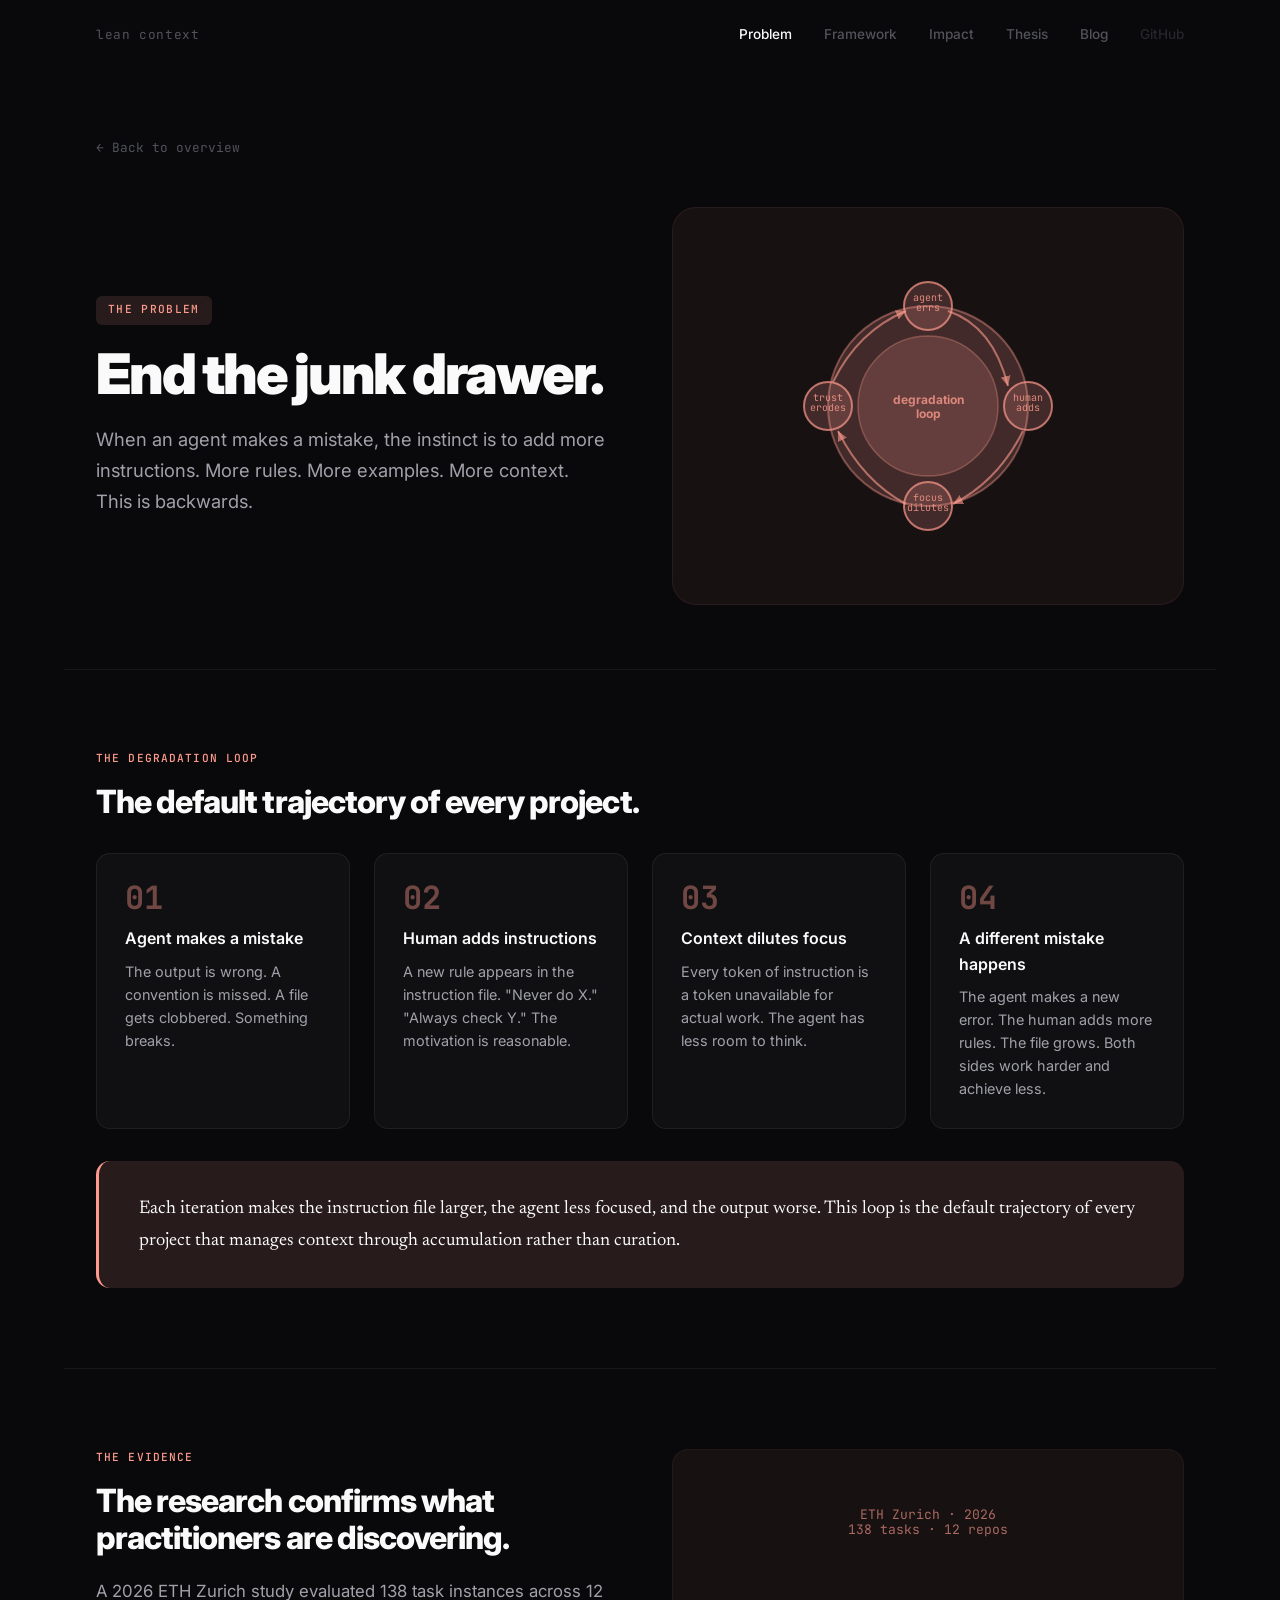
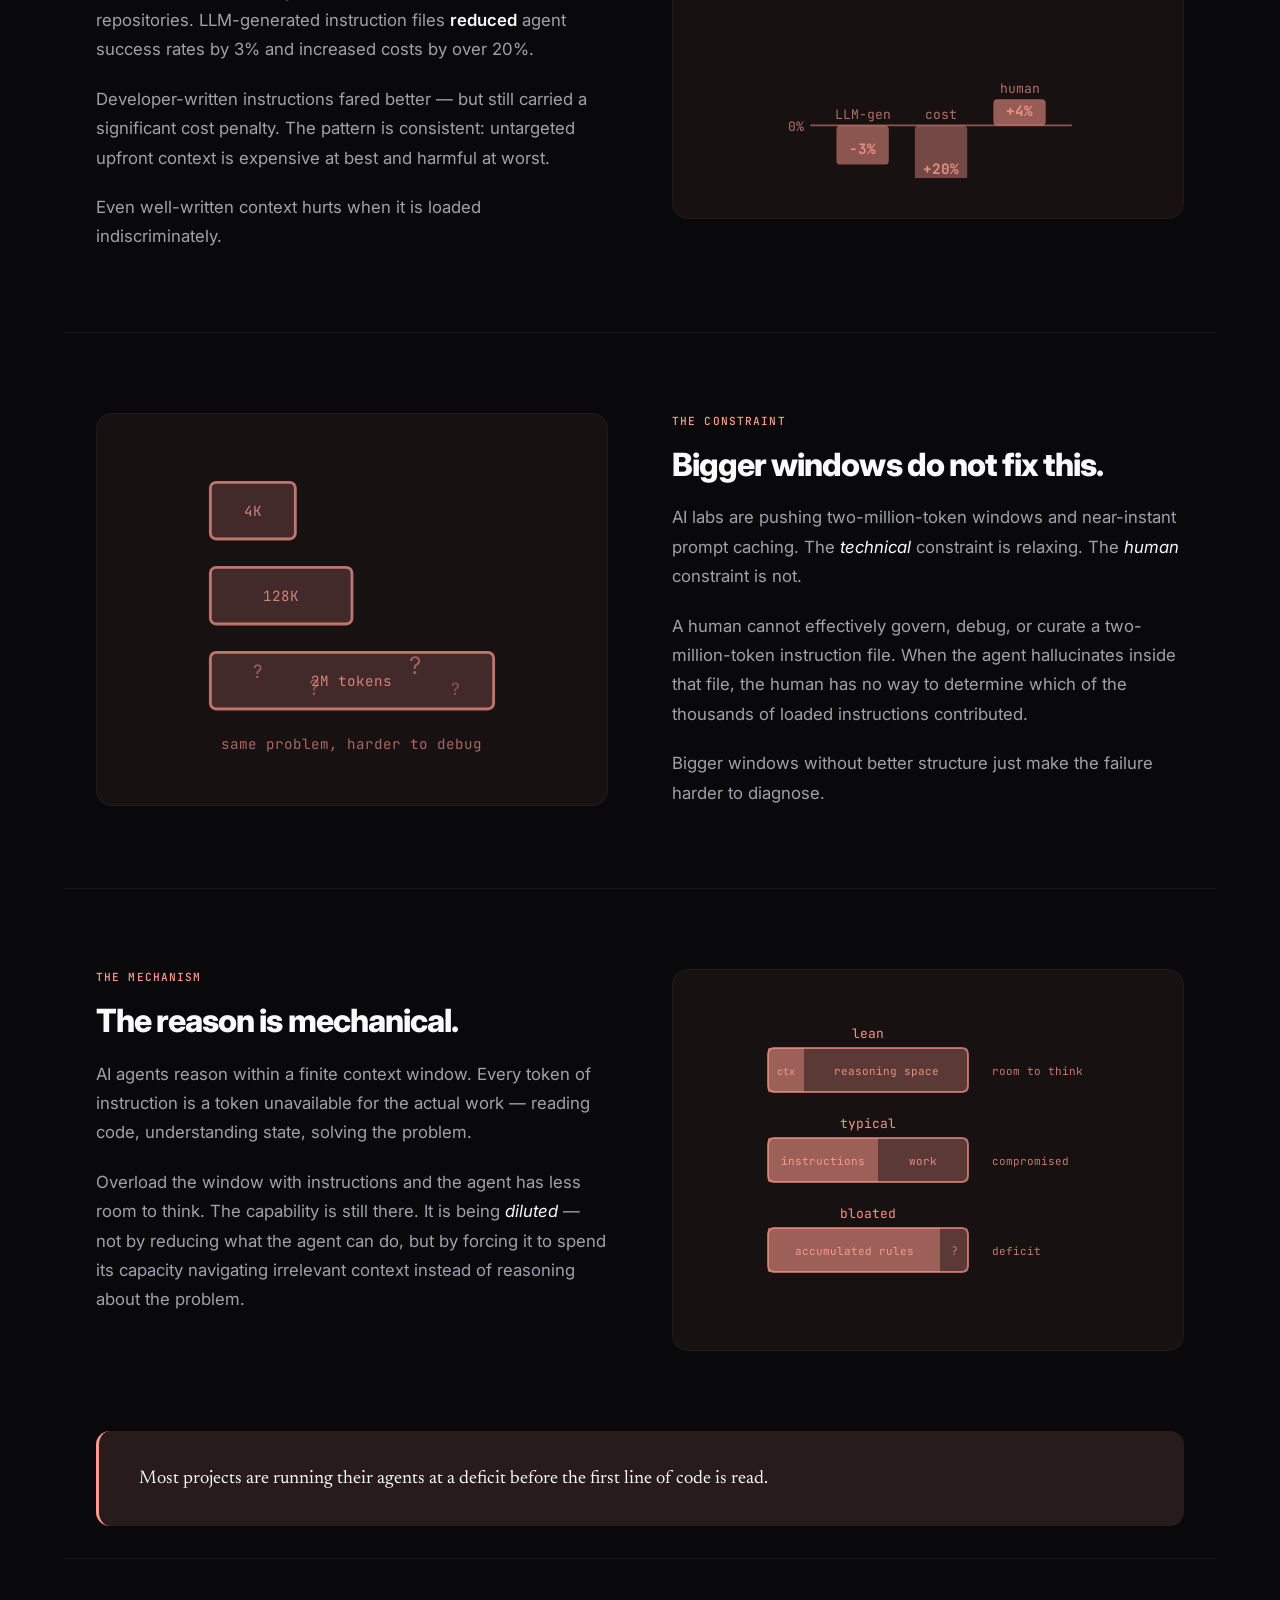
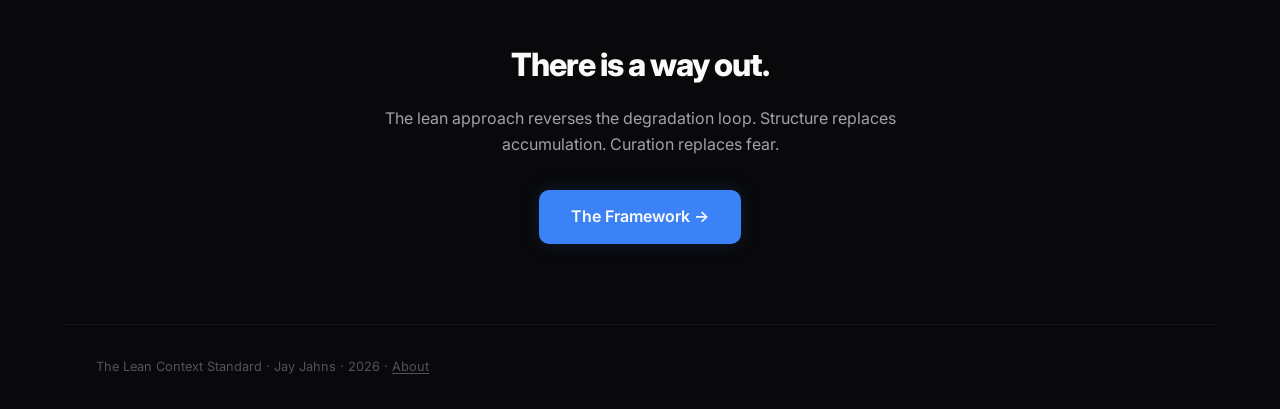
<file: problem/index.html>
<!DOCTYPE html>
<html lang="en">
<head>
  <meta charset="utf-8">
  <meta name="viewport" content="width=device-width, initial-scale=1">
  <title>The Problem — The Lean Context Standard</title>
  <meta name="description" content="Every mistake triggers more instructions. More instructions make agents worse. This is the degradation loop.">
  <link rel="stylesheet" href="../css/style.css">
</head>
<body>
  <nav class="nav">
    <a href="../" class="nav-logo">lean context</a>
    <div class="nav-links">
      <a href="../problem/" class="active">Problem</a>
      <a href="../framework/">Framework</a>
      <a href="../impact/">Impact</a>
      <a href="../thesis/">Thesis</a>
      <a href="../blog/">Blog</a>
      <a href="https://github.com/leancontext/website" class="ext">GitHub</a>
    </div>
  </nav>

  <div class="pillar-back"><a href="../">&larr; Back to overview</a></div>

  <!-- ── HERO ── -->
  <section class="pillar-hero">
    <div class="pillar-hero__text">
      <span class="pillar-hero__tag pillar-hero__tag--problem">the problem</span>
      <h1>End the junk drawer.</h1>
      <p class="pillar-hero__sub">When an agent makes a mistake, the instinct is to add more instructions. More rules. More examples. More context. This is backwards.</p>
    </div>
    <div class="pillar-hero__graphic pillar-hero__graphic--problem">
      <svg viewBox="0 0 380 300" xmlns="http://www.w3.org/2000/svg">
        <!-- Degradation Loop Visualization -->
        <!-- Central circle path -->
        <circle cx="190" cy="150" r="100" fill="#ff9b8e" fill-opacity="0.18" stroke="#ff9b8e" stroke-opacity="0.4" stroke-width="2"/>
        <circle cx="190" cy="150" r="70" fill="#ff9b8e" fill-opacity="0.18" stroke="#ff9b8e" stroke-opacity="0.32" stroke-width="1.5"/>
        <!-- Step 1: Mistake -->
        <circle cx="190" cy="50" r="24" fill="#ff9b8e" fill-opacity="0.18" stroke="#ff9b8e" stroke-opacity="0.7" stroke-width="2"/>
        <text x="190" y="45" text-anchor="middle" font-family="'JetBrains Mono',monospace" font-size="10" fill="#ff9b8e" fill-opacity="0.83">agent</text>
        <text x="190" y="55" text-anchor="middle" font-family="'JetBrains Mono',monospace" font-size="10" fill="#ff9b8e" fill-opacity="0.83">errs</text>
        <!-- Step 2: Add rules -->
        <circle cx="290" cy="150" r="24" fill="#ff9b8e" fill-opacity="0.18" stroke="#ff9b8e" stroke-opacity="0.7" stroke-width="2"/>
        <text x="290" y="145" text-anchor="middle" font-family="'JetBrains Mono',monospace" font-size="10" fill="#ff9b8e" fill-opacity="0.83">human</text>
        <text x="290" y="155" text-anchor="middle" font-family="'JetBrains Mono',monospace" font-size="10" fill="#ff9b8e" fill-opacity="0.83">adds</text>
        <!-- Step 3: Dilution -->
        <circle cx="190" cy="250" r="24" fill="#ff9b8e" fill-opacity="0.18" stroke="#ff9b8e" stroke-opacity="0.7" stroke-width="2"/>
        <text x="190" y="245" text-anchor="middle" font-family="'JetBrains Mono',monospace" font-size="10" fill="#ff9b8e" fill-opacity="0.83">focus</text>
        <text x="190" y="255" text-anchor="middle" font-family="'JetBrains Mono',monospace" font-size="10" fill="#ff9b8e" fill-opacity="0.83">dilutes</text>
        <!-- Step 4: Trust erodes -->
        <circle cx="90" cy="150" r="24" fill="#ff9b8e" fill-opacity="0.18" stroke="#ff9b8e" stroke-opacity="0.7" stroke-width="2"/>
        <text x="90" y="145" text-anchor="middle" font-family="'JetBrains Mono',monospace" font-size="10" fill="#ff9b8e" fill-opacity="0.83">trust</text>
        <text x="90" y="155" text-anchor="middle" font-family="'JetBrains Mono',monospace" font-size="10" fill="#ff9b8e" fill-opacity="0.83">erodes</text>
        <!-- Connecting arrows (clockwise) -->
        <defs><marker id="loop-arrow" viewBox="0 0 6 6" refX="6" refY="3" markerWidth="5" markerHeight="5" orient="auto"><path d="M0,0 L6,3 L0,6" fill="#ff9b8e" fill-opacity="0.6"/></marker></defs>
        <path d="M210 55 Q 255 70, 270 130" stroke="#ff9b8e" stroke-opacity="0.6" stroke-width="2" fill="none" marker-end="url(#loop-arrow)"/>
        <path d="M285 175 Q 260 225, 215 248" stroke="#ff9b8e" stroke-opacity="0.6" stroke-width="2" fill="none" marker-end="url(#loop-arrow)"/>
        <path d="M168 248 Q 125 225, 100 175" stroke="#ff9b8e" stroke-opacity="0.6" stroke-width="2" fill="none" marker-end="url(#loop-arrow)"/>
        <path d="M95 126 Q 120 75, 168 55" stroke="#ff9b8e" stroke-opacity="0.6" stroke-width="2" fill="none" marker-end="url(#loop-arrow)"/>
        <!-- Center label -->
        <text x="190" y="148" text-anchor="middle" font-family="'Inter',sans-serif" font-size="12" font-weight="700" fill="#ff9b8e" fill-opacity="0.78">degradation</text>
        <text x="190" y="162" text-anchor="middle" font-family="'Inter',sans-serif" font-size="12" font-weight="700" fill="#ff9b8e" fill-opacity="0.78">loop</text>
      </svg>
    </div>
  </section>

  <!-- ── THE LOOP ── -->
  <section class="pillar-section">
    <div class="pillar-section__tag pillar-section__tag--problem">the degradation loop</div>
    <h2>The default trajectory of every project.</h2>
    <div class="pillar-steps">
      <div class="pillar-step">
        <div class="pillar-step__num pillar-step__num--problem">01</div>
        <h3>Agent makes a mistake</h3>
        <p>The output is wrong. A convention is missed. A file gets clobbered. Something breaks.</p>
      </div>
      <div class="pillar-step">
        <div class="pillar-step__num pillar-step__num--problem">02</div>
        <h3>Human adds instructions</h3>
        <p>A new rule appears in the instruction file. "Never do X." "Always check Y." The motivation is reasonable.</p>
      </div>
      <div class="pillar-step">
        <div class="pillar-step__num pillar-step__num--problem">03</div>
        <h3>Context dilutes focus</h3>
        <p>Every token of instruction is a token unavailable for actual work. The agent has less room to think.</p>
      </div>
      <div class="pillar-step">
        <div class="pillar-step__num pillar-step__num--problem">04</div>
        <h3>A different mistake happens</h3>
        <p>The agent makes a new error. The human adds more rules. The file grows. Both sides work harder and achieve less.</p>
      </div>
    </div>
    <div class="pillar-callout pillar-callout--problem">
      <p>Each iteration makes the instruction file larger, the agent less focused, and the output worse. This loop is the default trajectory of every project that manages context through accumulation rather than curation.</p>
    </div>
  </section>

  <!-- ── THE EVIDENCE ── -->
  <section class="pillar-section pillar-section--split">
    <div>
      <div class="pillar-section__tag pillar-section__tag--problem">the evidence</div>
      <h2>The research confirms what practitioners are discovering.</h2>
      <p>A 2026 ETH Zurich study evaluated 138 task instances across 12 repositories. LLM-generated instruction files <strong>reduced</strong> agent success rates by 3% and increased costs by over 20%.</p>
      <p>Developer-written instructions fared better &mdash; but still carried a significant cost penalty. The pattern is consistent: untargeted upfront context is expensive at best and harmful at worst.</p>
      <p>Even well-written context hurts when it is loaded indiscriminately.</p>
    </div>
    <div class="pillar-section__visual pillar-section__visual--problem">
      <svg viewBox="20 20 260 220" xmlns="http://www.w3.org/2000/svg">
        <!-- Bar chart showing the stats -->
        <!-- Baseline -->
        <line x1="60" y1="200" x2="260" y2="200" stroke="#ff9b8e" stroke-opacity="0.5" stroke-width="1.5"/>
        <text x="55" y="204" text-anchor="end" font-family="'JetBrains Mono',monospace" font-size="10" fill="#ff9b8e" fill-opacity="0.68">0%</text>
        <!-- LLM-generated bar (negative) -->
        <rect x="80" y="200" width="40" height="30" rx="3" fill="#ff9b8e" fill-opacity="0.5"/>
        <text x="100" y="222" text-anchor="middle" font-family="'JetBrains Mono',monospace" font-size="11" font-weight="700" fill="#ff9b8e" fill-opacity="0.83">&minus;3%</text>
        <text x="100" y="195" text-anchor="middle" font-family="'JetBrains Mono',monospace" font-size="10" fill="#ff9b8e" fill-opacity="0.68">LLM-gen</text>
        <!-- Cost bar (negative direction = cost increase) -->
        <rect x="140" y="200" width="40" height="60" rx="3" fill="#ff9b8e" fill-opacity="0.4"/>
        <text x="160" y="237" text-anchor="middle" font-family="'JetBrains Mono',monospace" font-size="11" font-weight="700" fill="#ff9b8e" fill-opacity="0.83">+20%</text>
        <text x="160" y="195" text-anchor="middle" font-family="'JetBrains Mono',monospace" font-size="10" fill="#ff9b8e" fill-opacity="0.68">cost</text>
        <!-- Human-written bar (slightly positive) -->
        <rect x="200" y="180" width="40" height="20" rx="3" fill="#ff9b8e" fill-opacity="0.55"/>
        <text x="220" y="193" text-anchor="middle" font-family="'JetBrains Mono',monospace" font-size="11" font-weight="700" fill="#ff9b8e" fill-opacity="0.83">+4%</text>
        <text x="220" y="175" text-anchor="middle" font-family="'JetBrains Mono',monospace" font-size="10" fill="#ff9b8e" fill-opacity="0.68">human</text>
        <!-- Source -->
        <text x="150" y="42" text-anchor="middle" font-family="'JetBrains Mono',monospace" font-size="10" fill="#ff9b8e" fill-opacity="0.63">ETH Zurich · 2026</text>
        <text x="150" y="54" text-anchor="middle" font-family="'JetBrains Mono',monospace" font-size="10" fill="#ff9b8e" fill-opacity="0.63">138 tasks · 12 repos</text>
      </svg>
    </div>
  </section>

  <!-- ── BIGGER WINDOWS ── -->
  <section class="pillar-section pillar-section--split-reverse">
    <div>
      <div class="pillar-section__tag pillar-section__tag--problem">the constraint</div>
      <h2>Bigger windows do not fix this.</h2>
      <p>AI labs are pushing two-million-token windows and near-instant prompt caching. The <em>technical</em> constraint is relaxing. The <em>human</em> constraint is not.</p>
      <p>A human cannot effectively govern, debug, or curate a two-million-token instruction file. When the agent hallucinates inside that file, the human has no way to determine which of the thousands of loaded instructions contributed.</p>
      <p>Bigger windows without better structure just make the failure harder to diagnose.</p>
    </div>
    <div class="pillar-section__visual pillar-section__visual--problem">
      <svg viewBox="30 20 240 220" xmlns="http://www.w3.org/2000/svg">
        <!-- Expanding window with question marks -->
        <rect x="50" y="40" width="60" height="40" rx="4" fill="#ff9b8e" fill-opacity="0.18" stroke="#ff9b8e" stroke-opacity="0.7" stroke-width="2"/>
        <text x="80" y="64" text-anchor="middle" font-family="'JetBrains Mono',monospace" font-size="10" fill="#ff9b8e" fill-opacity="0.78">4K</text>
        <rect x="50" y="100" width="100" height="40" rx="4" fill="#ff9b8e" fill-opacity="0.18" stroke="#ff9b8e" stroke-opacity="0.7" stroke-width="2"/>
        <text x="100" y="124" text-anchor="middle" font-family="'JetBrains Mono',monospace" font-size="10" fill="#ff9b8e" fill-opacity="0.78">128K</text>
        <rect x="50" y="160" width="200" height="40" rx="4" fill="#ff9b8e" fill-opacity="0.18" stroke="#ff9b8e" stroke-opacity="0.7" stroke-width="2"/>
        <text x="150" y="184" text-anchor="middle" font-family="'JetBrains Mono',monospace" font-size="10" fill="#ff9b8e" fill-opacity="0.78">2M tokens</text>
        <!-- Question marks scattered in the big window -->
        <text x="80" y="178" font-family="'Inter',sans-serif" font-size="13" fill="#ff9b8e" fill-opacity="0.5">?</text>
        <text x="120" y="190" font-family="'Inter',sans-serif" font-size="15" fill="#ff9b8e" fill-opacity="0.4">?</text>
        <text x="190" y="175" font-family="'Inter',sans-serif" font-size="17" fill="#ff9b8e" fill-opacity="0.5">?</text>
        <text x="220" y="190" font-family="'Inter',sans-serif" font-size="12" fill="#ff9b8e" fill-opacity="0.4">?</text>
        <!-- Label -->
        <text x="150" y="228" text-anchor="middle" font-family="'JetBrains Mono',monospace" font-size="10" fill="#ff9b8e" fill-opacity="0.63">same problem, harder to debug</text>
      </svg>
    </div>
  </section>

  <!-- ── THE MECHANISM ── -->
  <section class="pillar-section pillar-section--split">
    <div>
      <div class="pillar-section__tag pillar-section__tag--problem">the mechanism</div>
      <h2>The reason is mechanical.</h2>
      <p>AI agents reason within a finite context window. Every token of instruction is a token unavailable for the actual work &mdash; reading code, understanding state, solving the problem.</p>
      <p>Overload the window with instructions and the agent has less room to think. The capability is still there. It is being <em>diluted</em> &mdash; not by reducing what the agent can do, but by forcing it to spend its capacity navigating irrelevant context instead of reasoning about the problem.</p>
    </div>
    <div class="pillar-section__visual pillar-section__visual--problem">
      <svg viewBox="0 0 340 300" xmlns="http://www.w3.org/2000/svg">
        <!-- LEAN -->
        <text x="110" y="28" text-anchor="middle" font-family="'JetBrains Mono',monospace" font-size="13" fill="#ff9b8e" fill-opacity="0.95">lean</text>
        <rect x="10" y="38" width="200" height="44" rx="6" fill="#ff9b8e" fill-opacity="0.15" stroke="#ff9b8e" stroke-opacity="0.65" stroke-width="2"/>
        <rect x="10" y="38" width="36" height="44" rx="6 0 0 6" fill="#ff9b8e" fill-opacity="0.5"/>
        <rect x="46" y="38" width="164" height="44" rx="0 6 6 0" fill="#ff9b8e" fill-opacity="0.17"/>
        <text x="28" y="65" text-anchor="middle" font-family="'JetBrains Mono',monospace" font-size="10" fill="#ff9b8e" fill-opacity="0.95">ctx</text>
        <text x="128" y="65" text-anchor="middle" font-family="'JetBrains Mono',monospace" font-size="11" fill="#ff9b8e" fill-opacity="0.85">reasoning space</text>
        <text x="234" y="65" text-anchor="start" font-family="'JetBrains Mono',monospace" font-size="11" fill="#ff9b8e" fill-opacity="0.75">room to think</text>

        <!-- TYPICAL -->
        <text x="110" y="118" text-anchor="middle" font-family="'JetBrains Mono',monospace" font-size="13" fill="#ff9b8e" fill-opacity="0.95">typical</text>
        <rect x="10" y="128" width="200" height="44" rx="6" fill="#ff9b8e" fill-opacity="0.15" stroke="#ff9b8e" stroke-opacity="0.65" stroke-width="2"/>
        <rect x="10" y="128" width="110" height="44" rx="6 0 0 6" fill="#ff9b8e" fill-opacity="0.5"/>
        <rect x="120" y="128" width="90" height="44" rx="0 6 6 0" fill="#ff9b8e" fill-opacity="0.17"/>
        <text x="65" y="155" text-anchor="middle" font-family="'JetBrains Mono',monospace" font-size="11" fill="#ff9b8e" fill-opacity="0.95">instructions</text>
        <text x="165" y="155" text-anchor="middle" font-family="'JetBrains Mono',monospace" font-size="11" fill="#ff9b8e" fill-opacity="0.85">work</text>
        <text x="234" y="155" text-anchor="start" font-family="'JetBrains Mono',monospace" font-size="11" fill="#ff9b8e" fill-opacity="0.75">compromised</text>

        <!-- BLOATED -->
        <text x="110" y="208" text-anchor="middle" font-family="'JetBrains Mono',monospace" font-size="13" fill="#ff9b8e" fill-opacity="0.95">bloated</text>
        <rect x="10" y="218" width="200" height="44" rx="6" fill="#ff9b8e" fill-opacity="0.15" stroke="#ff9b8e" stroke-opacity="0.65" stroke-width="2"/>
        <rect x="10" y="218" width="172" height="44" rx="6 0 0 6" fill="#ff9b8e" fill-opacity="0.5"/>
        <rect x="182" y="218" width="28" height="44" rx="0 6 6 0" fill="#ff9b8e" fill-opacity="0.17"/>
        <text x="96" y="245" text-anchor="middle" font-family="'JetBrains Mono',monospace" font-size="11" fill="#ff9b8e" fill-opacity="0.95">accumulated rules</text>
        <text x="196" y="245" text-anchor="middle" font-family="'JetBrains Mono',monospace" font-size="12" fill="#ff9b8e" fill-opacity="0.65">?</text>
        <text x="234" y="245" text-anchor="start" font-family="'JetBrains Mono',monospace" font-size="11" fill="#ff9b8e" fill-opacity="0.75">deficit</text>
      </svg>
    </div>
  </section>
  <div class="pillar-callout-section">
    <div class="pillar-callout pillar-callout--problem">
      <p>Most projects are running their agents at a deficit before the first line of code is read.</p>
    </div>
  </div>

  <!-- ── CTA ── -->
  <section class="cta">
    <h2>There is a way out.</h2>
    <p>The lean approach reverses the degradation loop. Structure replaces accumulation. Curation replaces fear.</p>
    <a href="../framework/" class="cta-button">The Framework &rarr;</a>
  </section>

  <footer class="footer">
    <p>The Lean Context Standard · Jay Jahns · 2026 · <a href="../about/" style="color: var(--fg-muted); text-decoration: underline; text-underline-offset: 2px;">About</a></p>
  </footer>
</body>
</html>
</file>
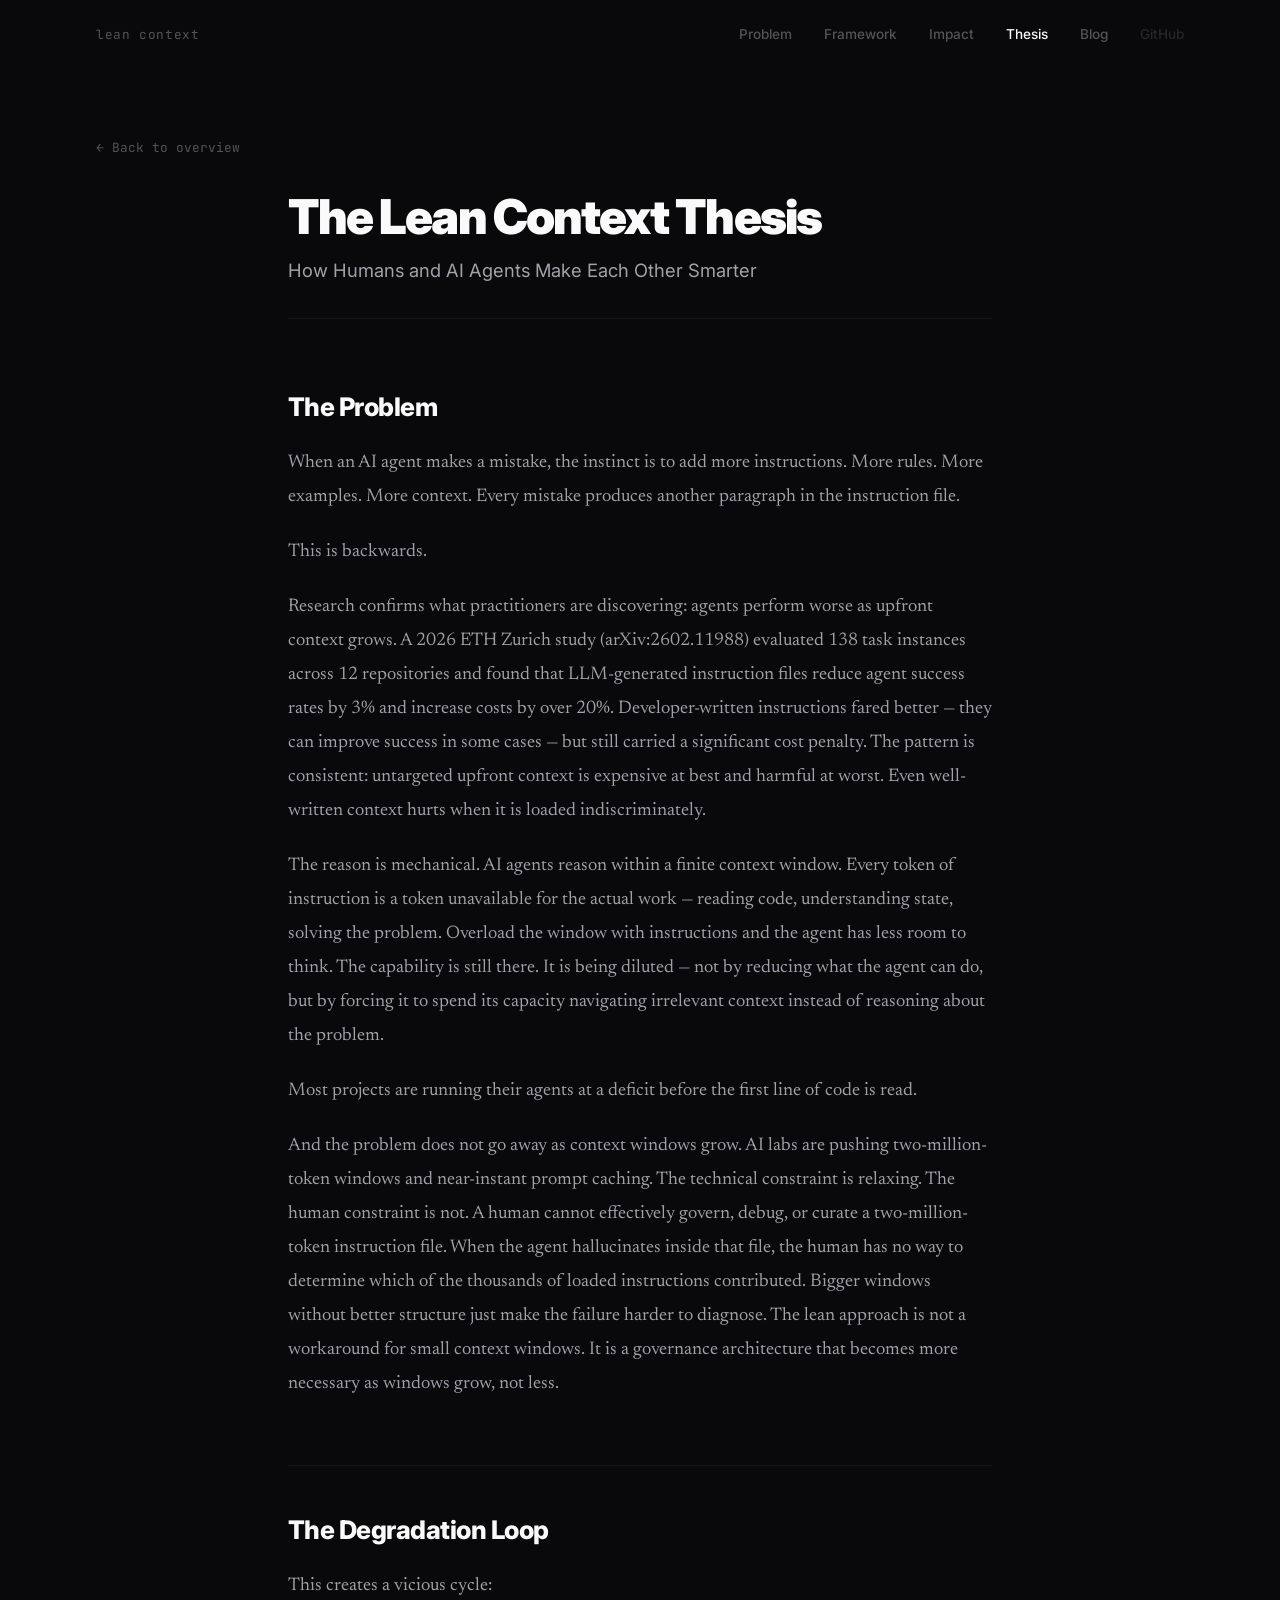
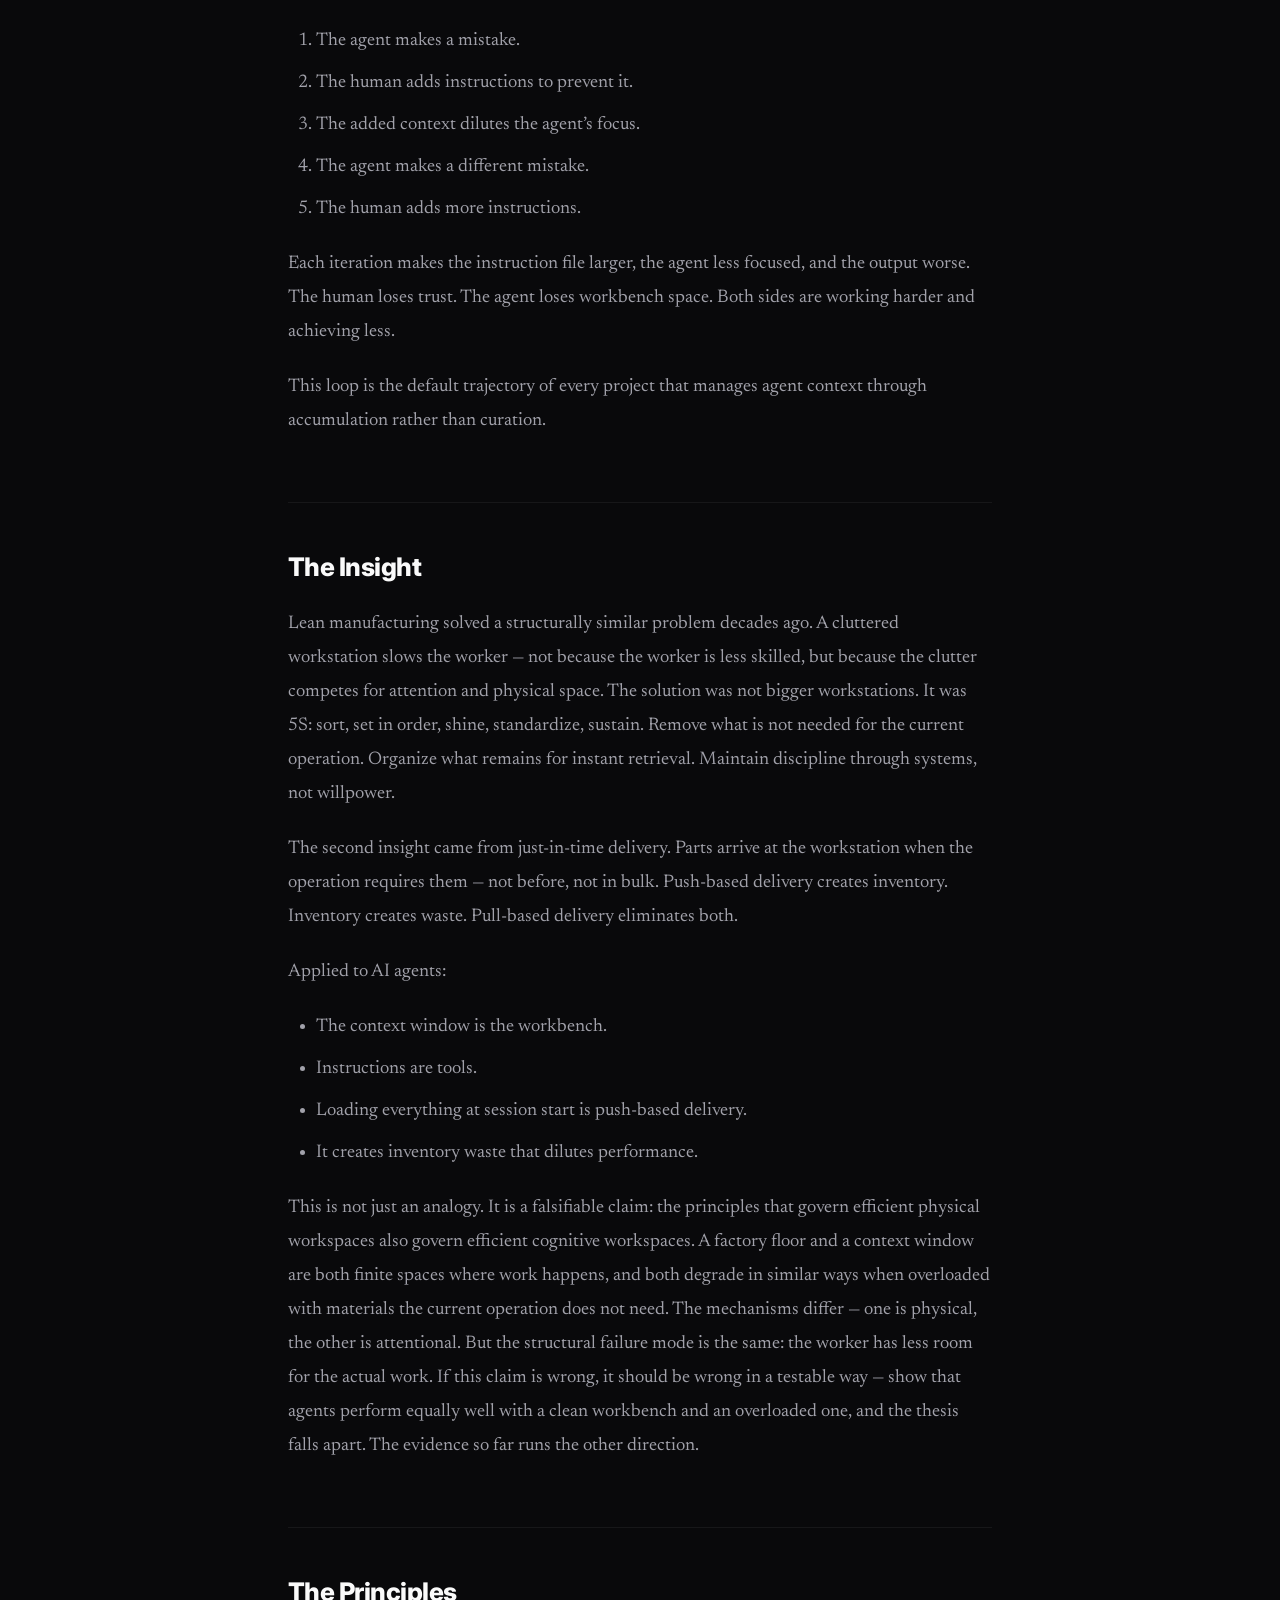
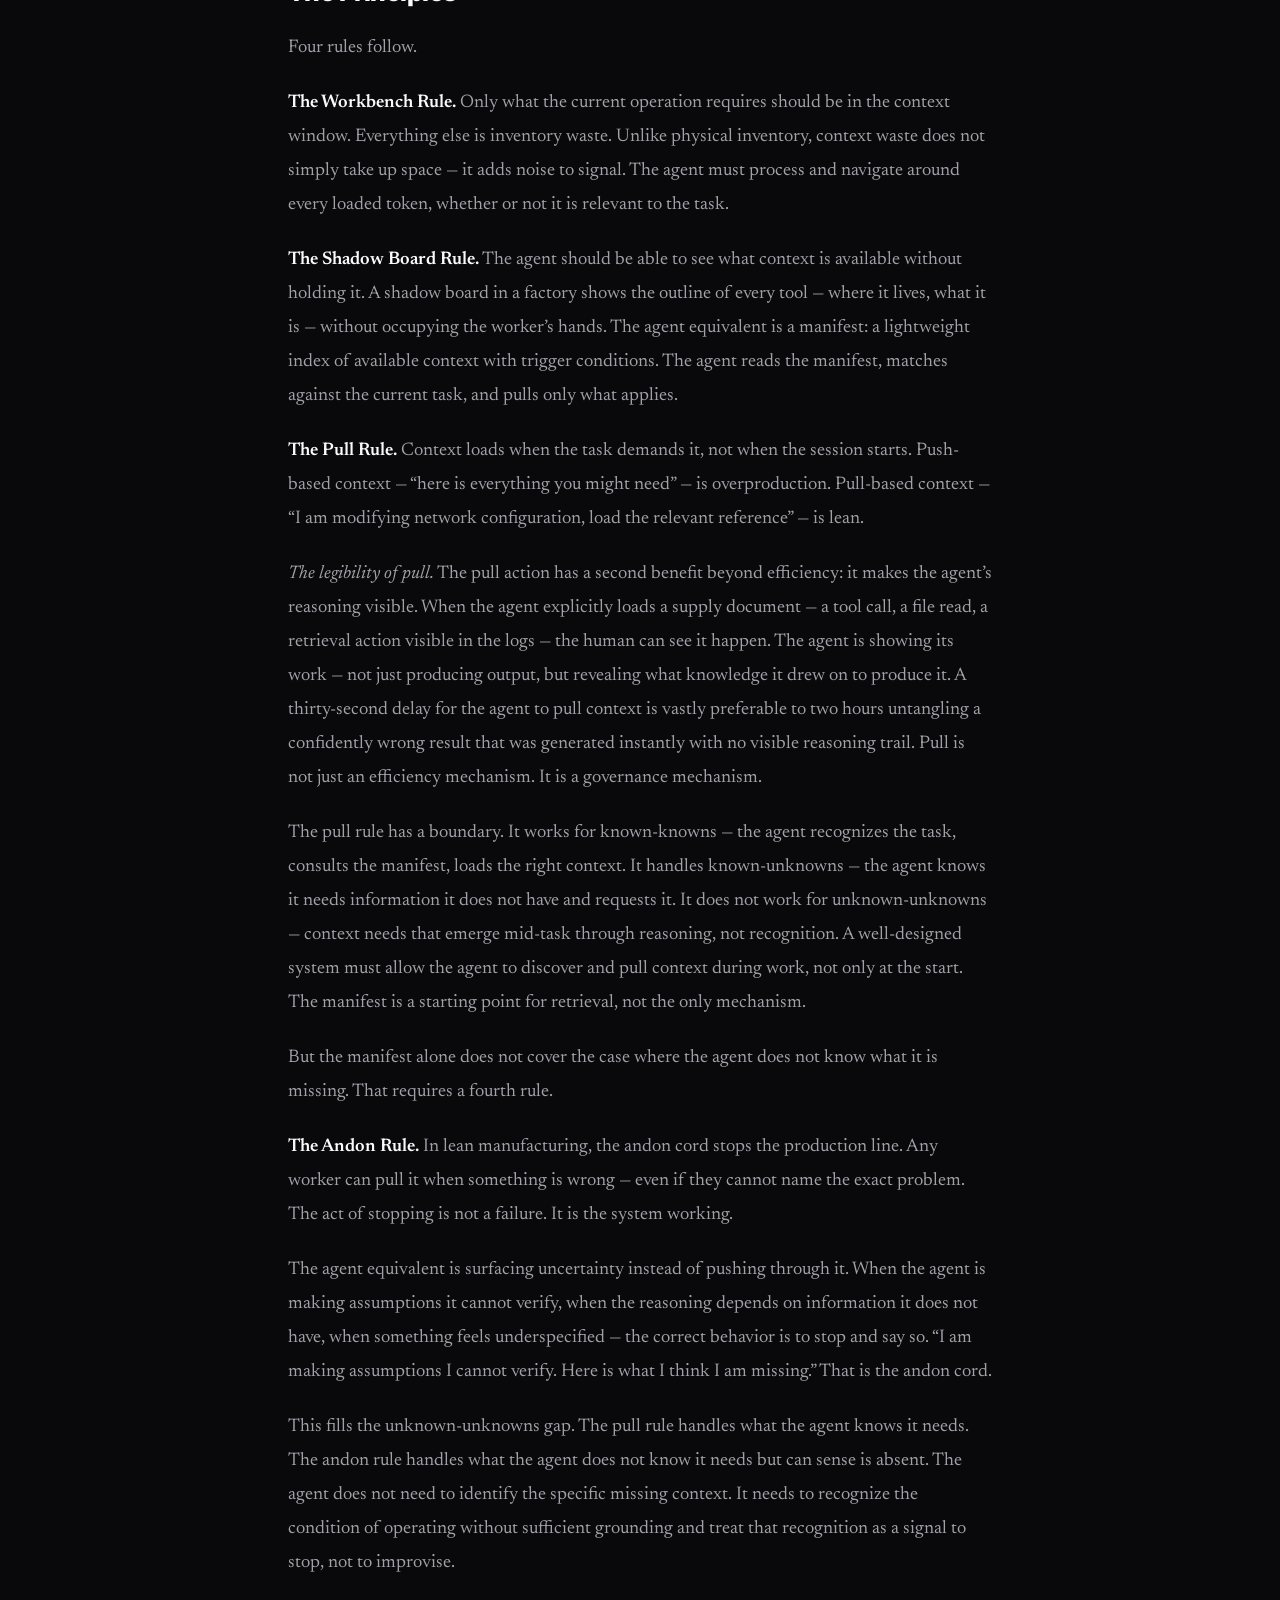
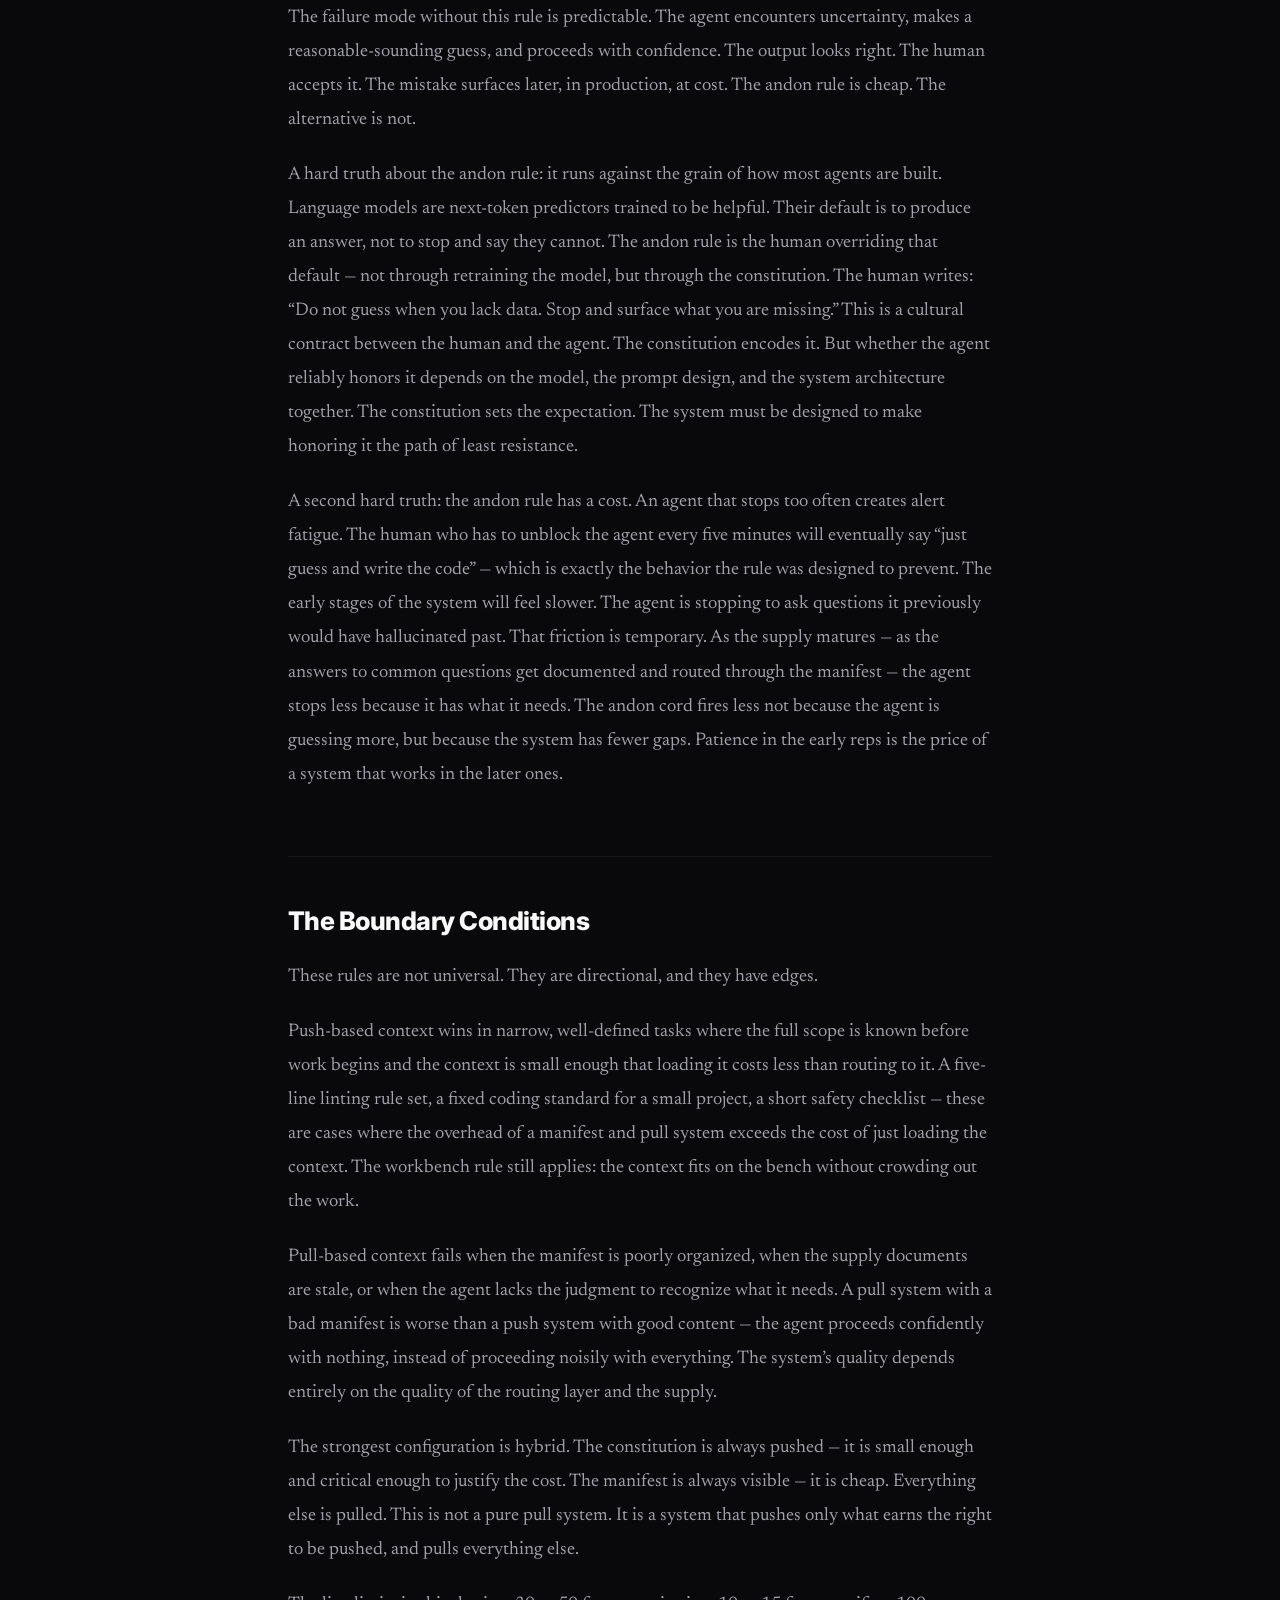
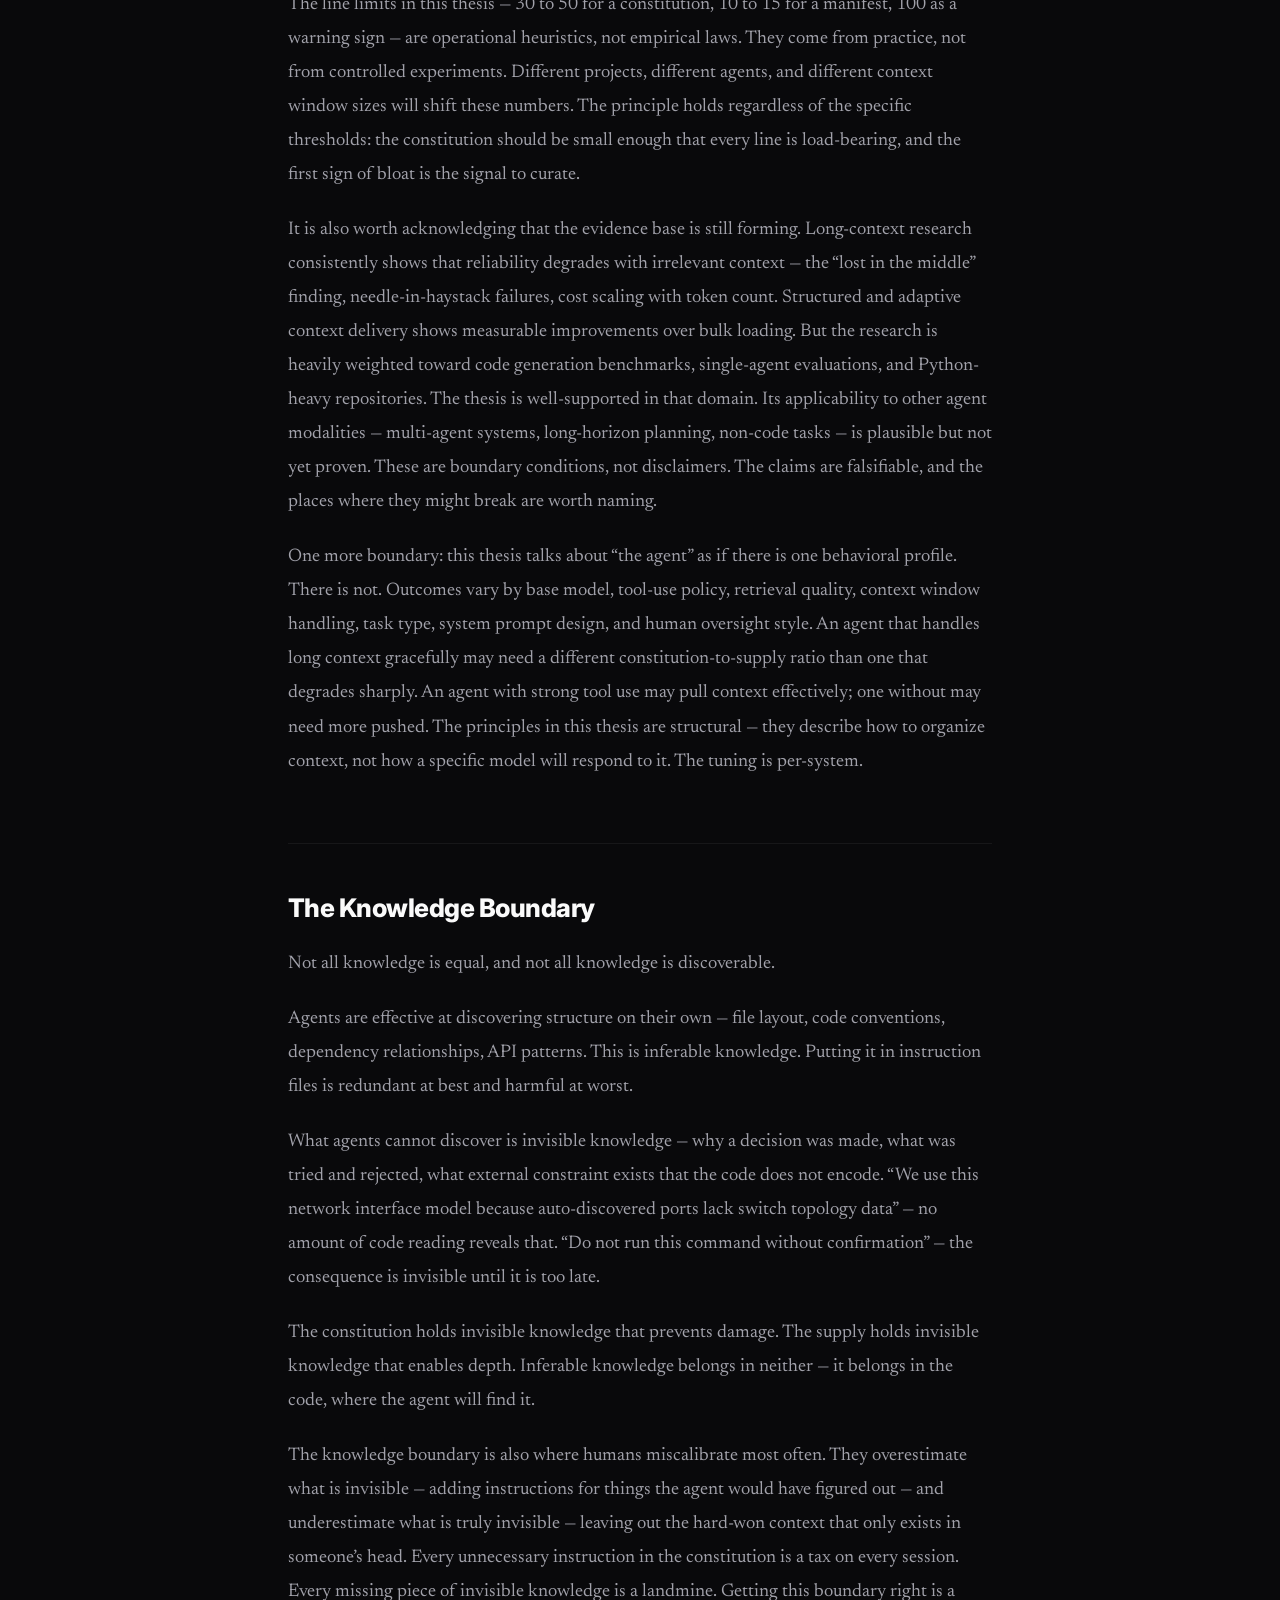
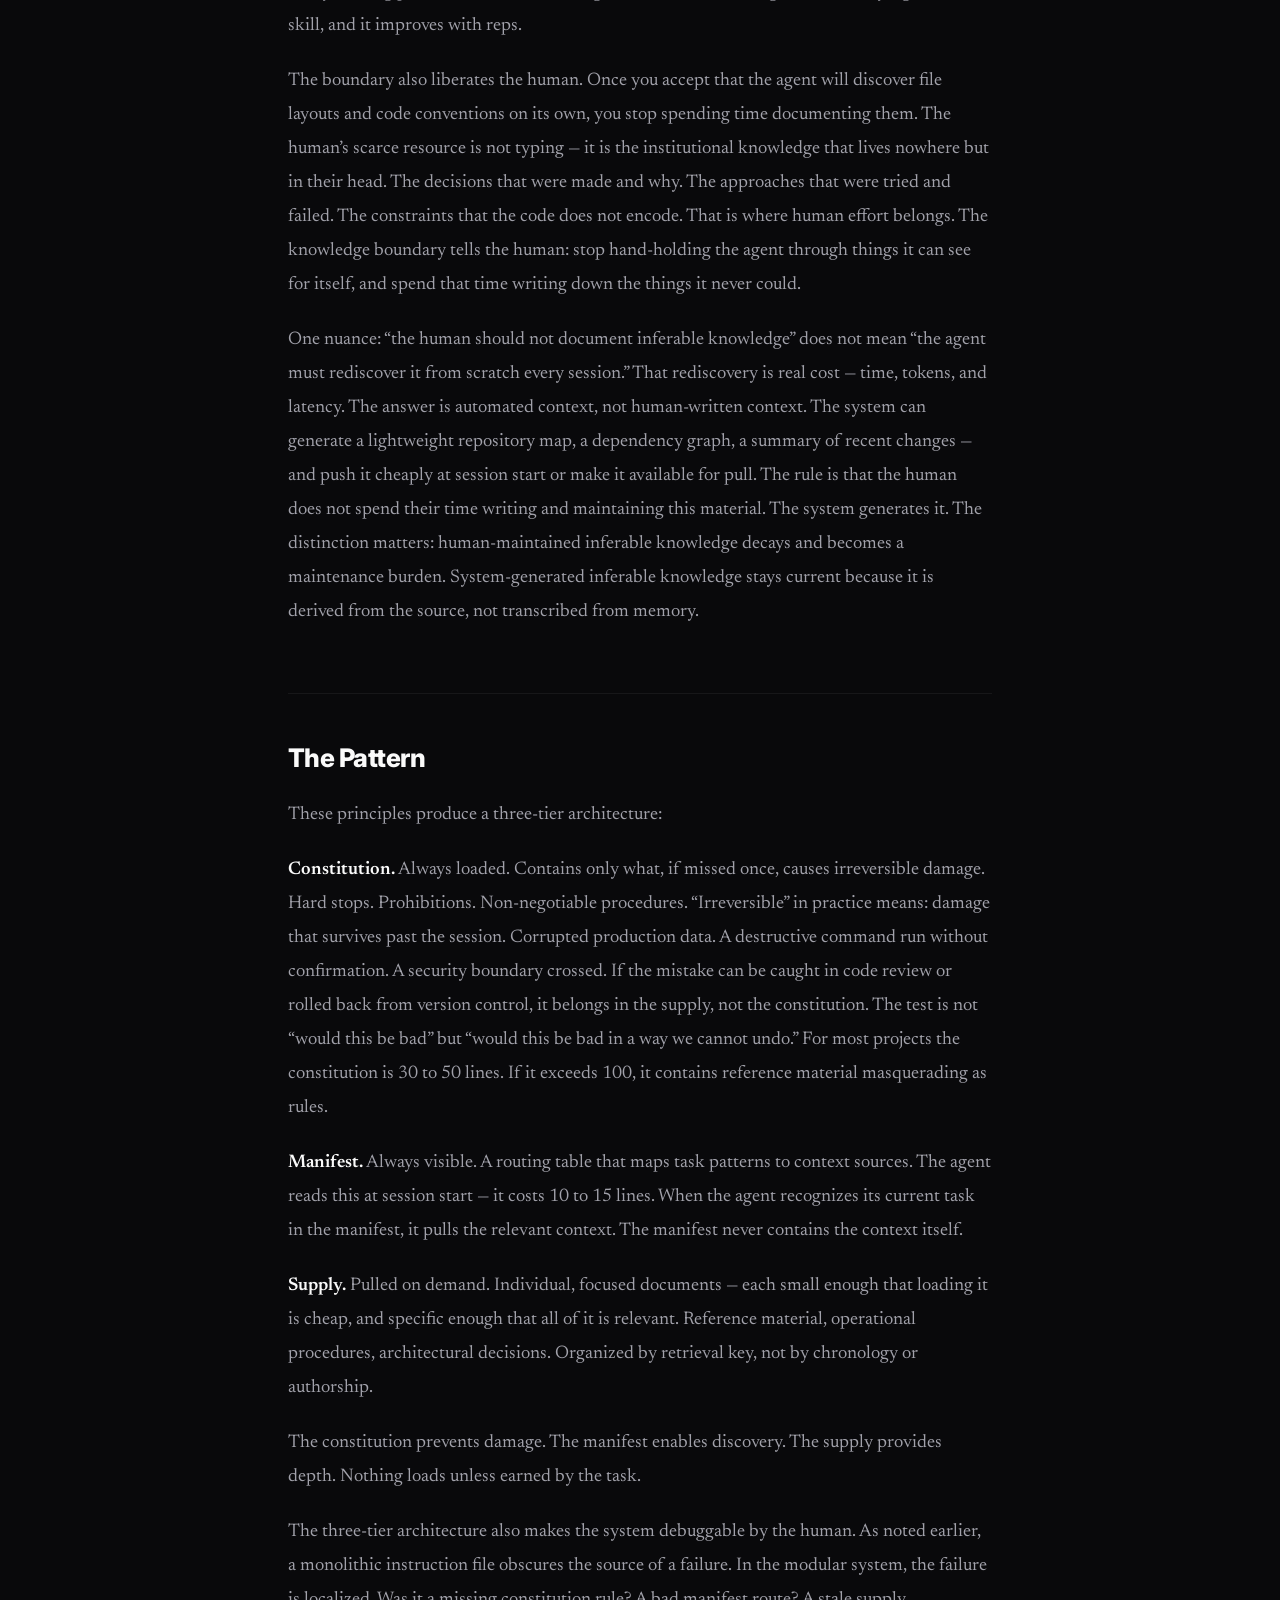
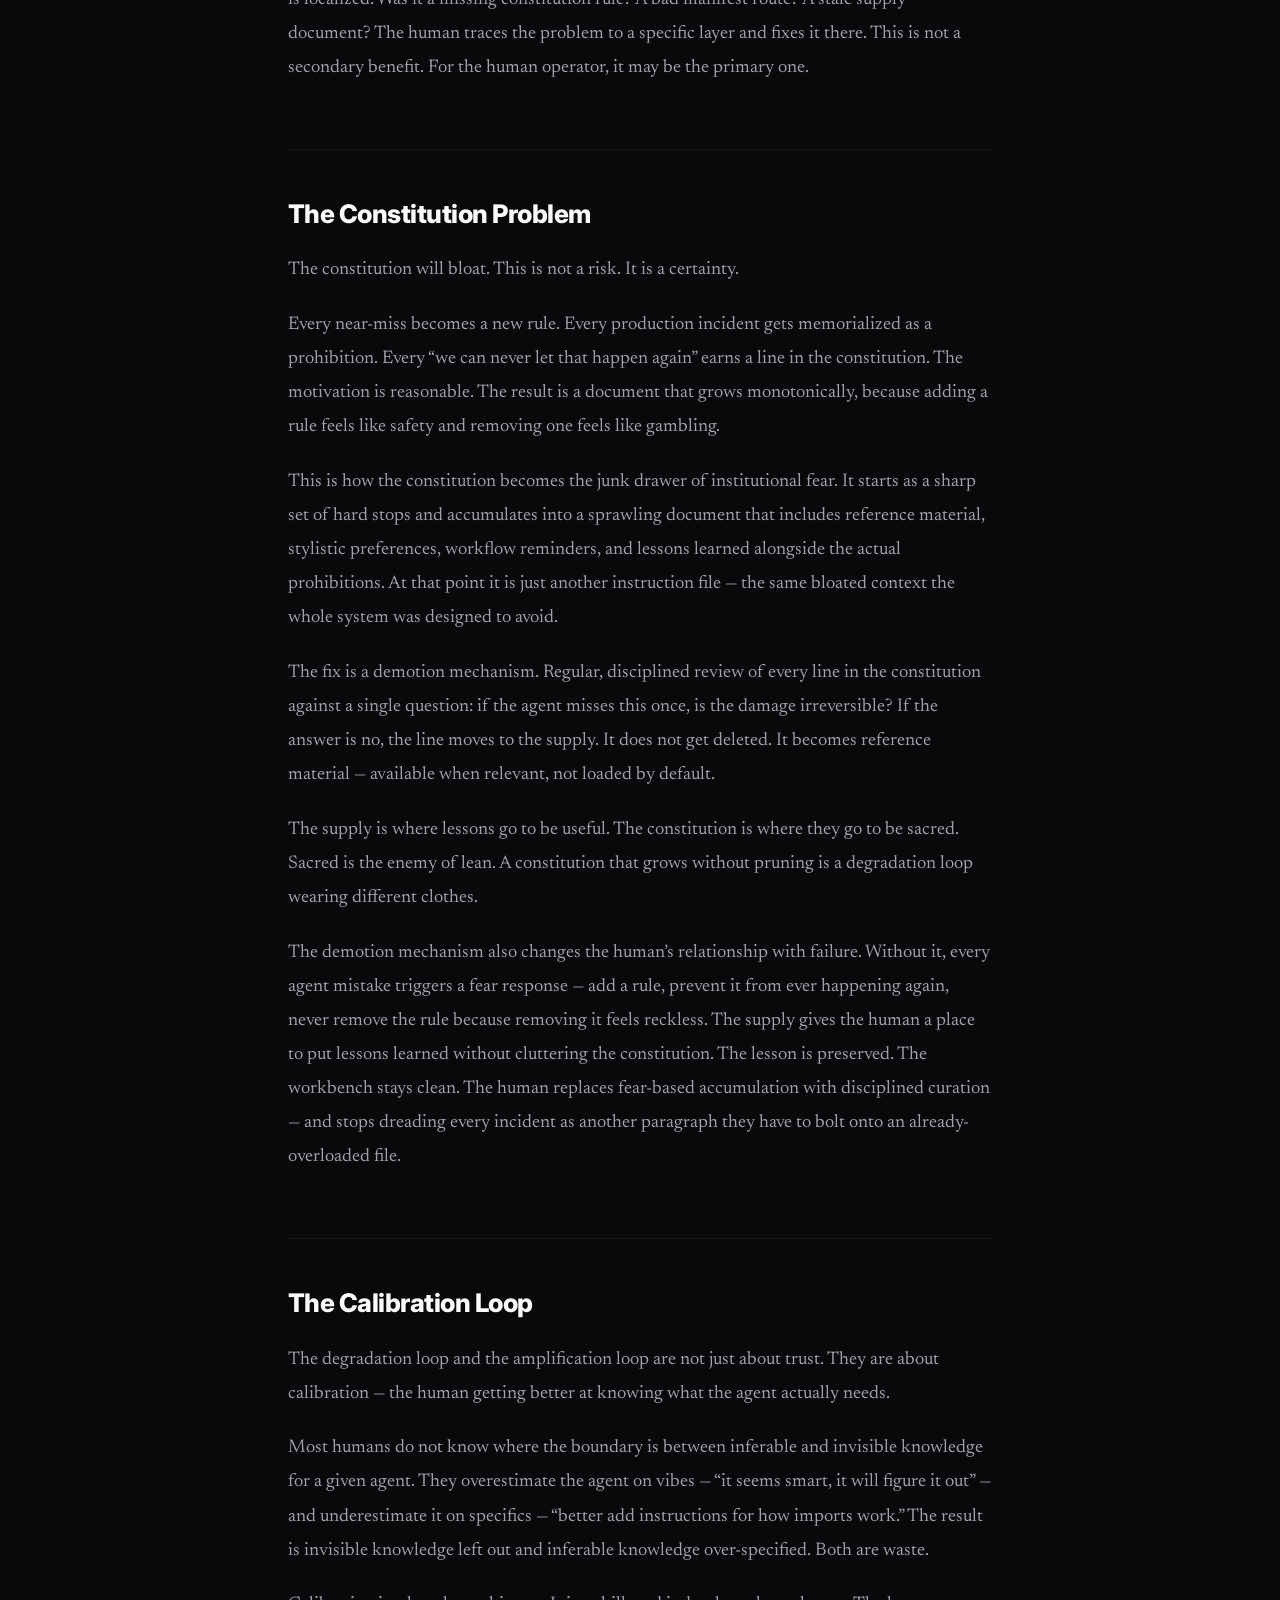
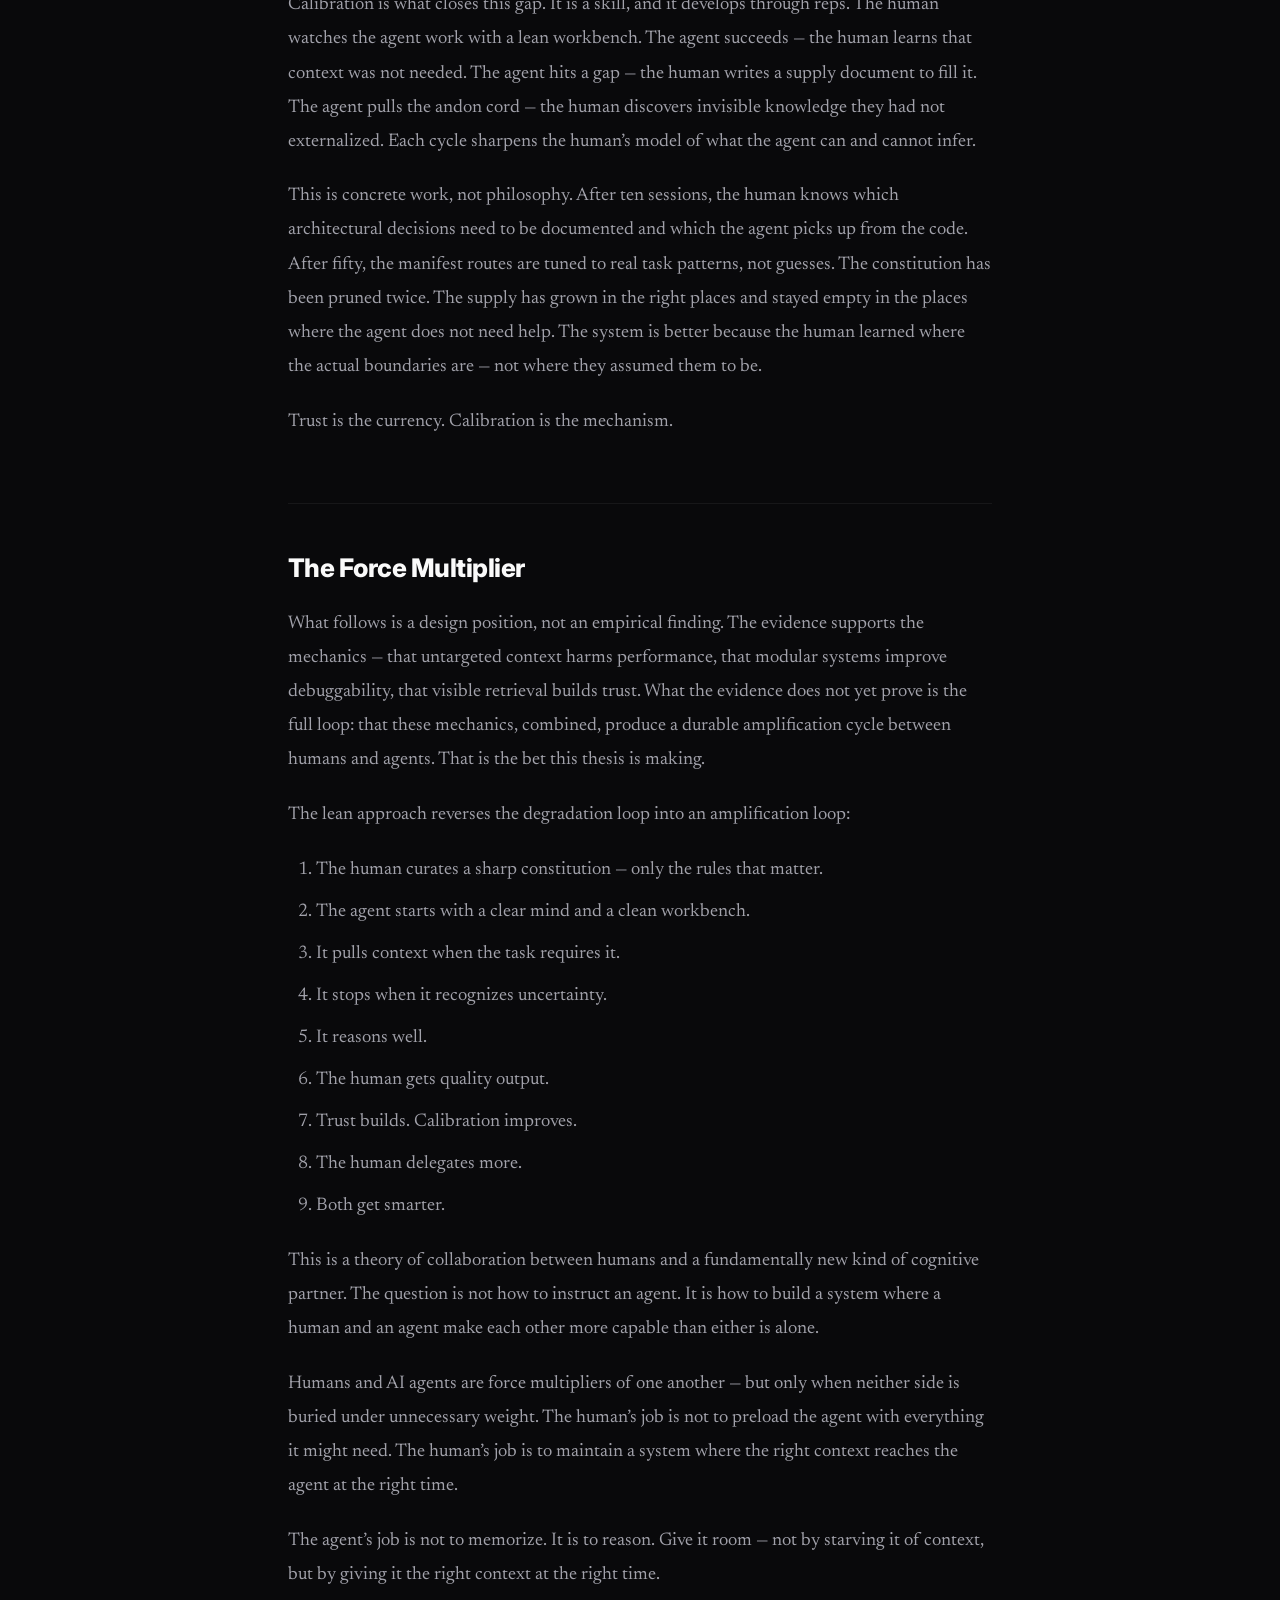
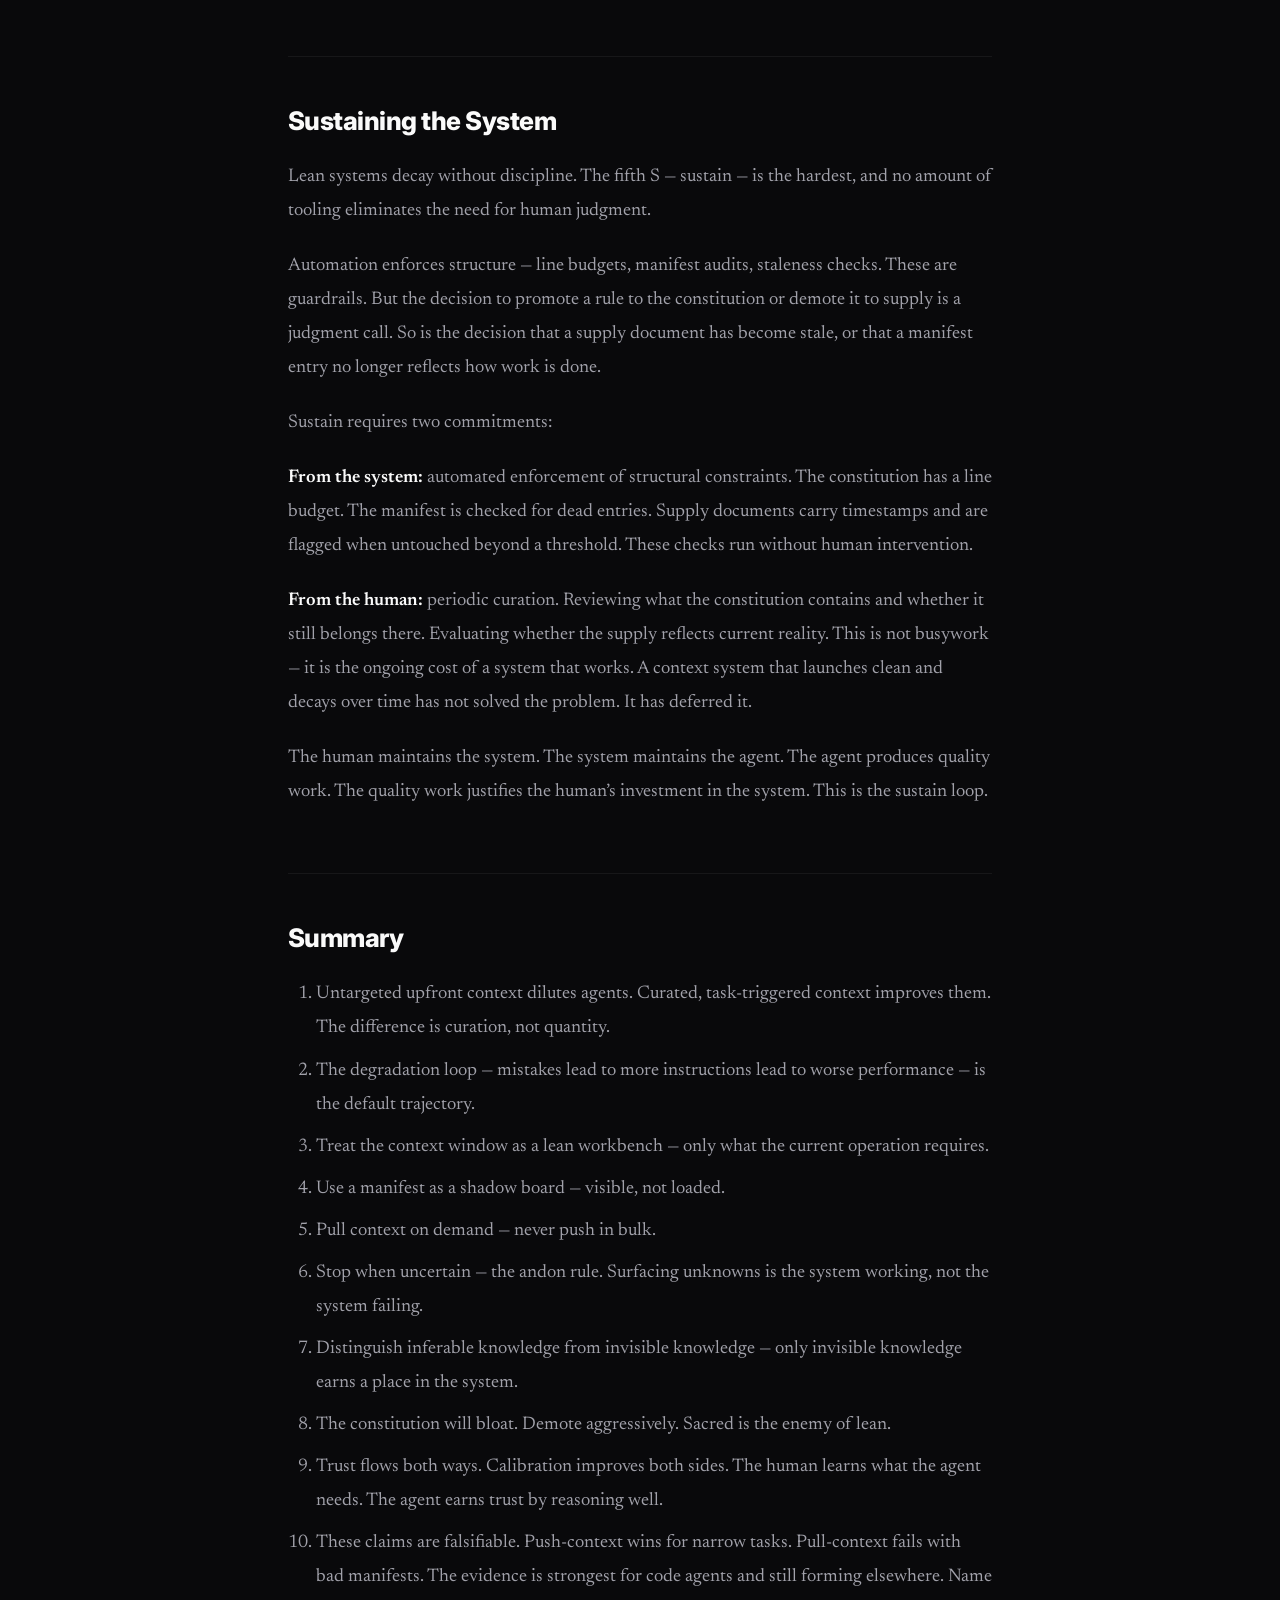
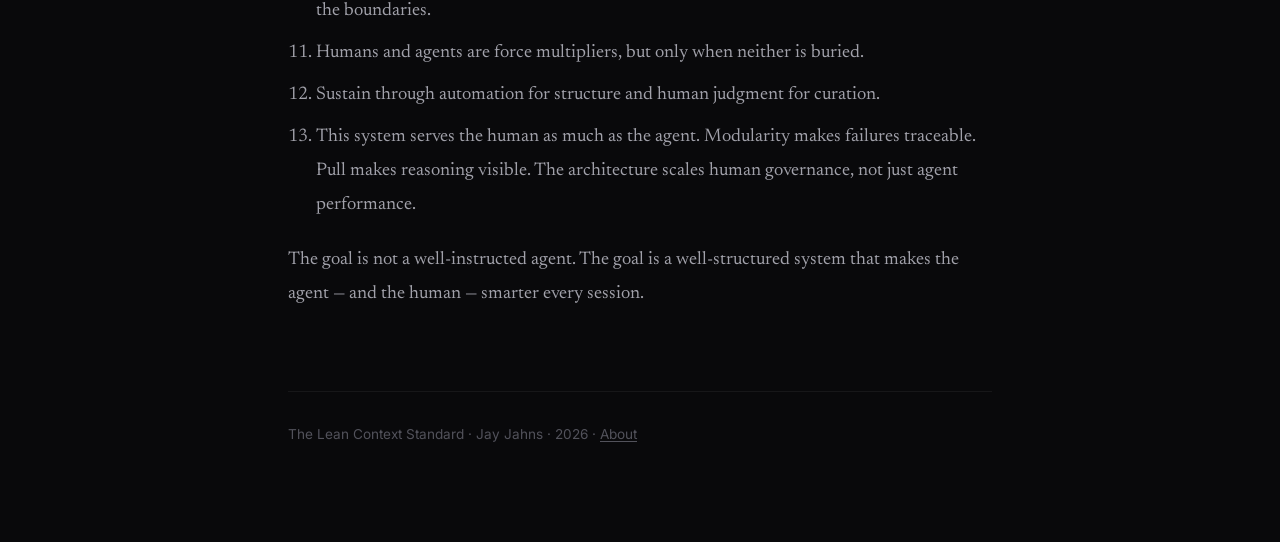
<file: thesis/index.html>
<!DOCTYPE html>
<html lang="en">
<head>
  <meta charset="utf-8">
  <meta name="viewport" content="width=device-width, initial-scale=1">
  <title>The Lean Context Thesis — Lean Context</title>
  <meta name="description" content="How Humans and AI Agents Make Each Other Smarter">
  <link rel="stylesheet" href="../css/style.css">
</head>
<body>
  <nav class="nav">
    <a href="../" class="nav-logo">lean context</a>
    <div class="nav-links">
      <a href="../problem/">Problem</a>
      <a href="../framework/">Framework</a>
      <a href="../impact/">Impact</a>
      <a href="../thesis/" class="active">Thesis</a>
      <a href="../blog/">Blog</a>
      <a href="https://github.com/leancontext/website" class="ext">GitHub</a>
    </div>
  </nav>

  <div class="pillar-back"><a href="../">&larr; Back to overview</a></div>

  <article class="article">
    <header class="article-header">
      <h1>The Lean Context Thesis</h1>
      <p class="subtitle">How Humans and AI Agents Make Each Other Smarter</p>
    </header>
    <div class="article-body">
<h3 id="the-problem">The Problem</h3>
<p>When an AI agent makes a mistake, the instinct is to add more
instructions. More rules. More examples. More context. Every mistake
produces another paragraph in the instruction file.</p>
<p>This is backwards.</p>
<p>Research confirms what practitioners are discovering: agents perform
worse as upfront context grows. A 2026 ETH Zurich study
(arXiv:2602.11988) evaluated 138 task instances across 12 repositories
and found that LLM-generated instruction files reduce agent success
rates by 3% and increase costs by over 20%. Developer-written
instructions fared better — they can improve success in some cases — but
still carried a significant cost penalty. The pattern is consistent:
untargeted upfront context is expensive at best and harmful at worst.
Even well-written context hurts when it is loaded indiscriminately.</p>
<p>The reason is mechanical. AI agents reason within a finite context
window. Every token of instruction is a token unavailable for the actual
work — reading code, understanding state, solving the problem. Overload
the window with instructions and the agent has less room to think. The
capability is still there. It is being diluted — not by reducing what
the agent can do, but by forcing it to spend its capacity navigating
irrelevant context instead of reasoning about the problem.</p>
<p>Most projects are running their agents at a deficit before the first
line of code is read.</p>
<p>And the problem does not go away as context windows grow. AI labs are
pushing two-million-token windows and near-instant prompt caching. The
technical constraint is relaxing. The human constraint is not. A human
cannot effectively govern, debug, or curate a two-million-token
instruction file. When the agent hallucinates inside that file, the
human has no way to determine which of the thousands of loaded
instructions contributed. Bigger windows without better structure just
make the failure harder to diagnose. The lean approach is not a
workaround for small context windows. It is a governance architecture
that becomes more necessary as windows grow, not less.</p>
<h3 id="the-degradation-loop">The Degradation Loop</h3>
<p>This creates a vicious cycle:</p>
<ol type="1">
<li>The agent makes a mistake.</li>
<li>The human adds instructions to prevent it.</li>
<li>The added context dilutes the agent’s focus.</li>
<li>The agent makes a different mistake.</li>
<li>The human adds more instructions.</li>
</ol>
<p>Each iteration makes the instruction file larger, the agent less
focused, and the output worse. The human loses trust. The agent loses
workbench space. Both sides are working harder and achieving less.</p>
<p>This loop is the default trajectory of every project that manages
agent context through accumulation rather than curation.</p>
<h3 id="the-insight">The Insight</h3>
<p>Lean manufacturing solved a structurally similar problem decades ago.
A cluttered workstation slows the worker — not because the worker is
less skilled, but because the clutter competes for attention and
physical space. The solution was not bigger workstations. It was 5S:
sort, set in order, shine, standardize, sustain. Remove what is not
needed for the current operation. Organize what remains for instant
retrieval. Maintain discipline through systems, not willpower.</p>
<p>The second insight came from just-in-time delivery. Parts arrive at
the workstation when the operation requires them — not before, not in
bulk. Push-based delivery creates inventory. Inventory creates waste.
Pull-based delivery eliminates both.</p>
<p>Applied to AI agents:</p>
<ul>
<li>The context window is the workbench.</li>
<li>Instructions are tools.</li>
<li>Loading everything at session start is push-based delivery.</li>
<li>It creates inventory waste that dilutes performance.</li>
</ul>
<p>This is not just an analogy. It is a falsifiable claim: the
principles that govern efficient physical workspaces also govern
efficient cognitive workspaces. A factory floor and a context window are
both finite spaces where work happens, and both degrade in similar ways
when overloaded with materials the current operation does not need. The
mechanisms differ — one is physical, the other is attentional. But the
structural failure mode is the same: the worker has less room for the
actual work. If this claim is wrong, it should be wrong in a testable
way — show that agents perform equally well with a clean workbench and
an overloaded one, and the thesis falls apart. The evidence so far runs
the other direction.</p>
<h3 id="the-principles">The Principles</h3>
<p>Four rules follow.</p>
<p><strong>The Workbench Rule.</strong> Only what the current operation
requires should be in the context window. Everything else is inventory
waste. Unlike physical inventory, context waste does not simply take up
space — it adds noise to signal. The agent must process and navigate
around every loaded token, whether or not it is relevant to the
task.</p>
<p><strong>The Shadow Board Rule.</strong> The agent should be able to
see what context is available without holding it. A shadow board in a
factory shows the outline of every tool — where it lives, what it is —
without occupying the worker’s hands. The agent equivalent is a
manifest: a lightweight index of available context with trigger
conditions. The agent reads the manifest, matches against the current
task, and pulls only what applies.</p>
<p><strong>The Pull Rule.</strong> Context loads when the task demands
it, not when the session starts. Push-based context — “here is
everything you might need” — is overproduction. Pull-based context — “I
am modifying network configuration, load the relevant reference” — is
lean.</p>
<p><em>The legibility of pull.</em> The pull action has a second
benefit beyond efficiency: it makes the agent’s reasoning visible. When
the agent explicitly loads a supply document — a tool call, a file read,
a retrieval action visible in the logs — the human can see it happen.
The agent is showing its work — not just producing output, but revealing
what knowledge it drew on to produce it. A thirty-second delay for the
agent to pull context is vastly preferable to two hours untangling a
confidently wrong result that was generated instantly with no visible
reasoning trail. Pull is not just an efficiency mechanism. It is a
governance mechanism.</p>
<p>The pull rule has a boundary. It works for known-knowns — the agent
recognizes the task, consults the manifest, loads the right context. It
handles known-unknowns — the agent knows it needs information it does
not have and requests it. It does not work for unknown-unknowns —
context needs that emerge mid-task through reasoning, not recognition. A
well-designed system must allow the agent to discover and pull context
during work, not only at the start. The manifest is a starting point for
retrieval, not the only mechanism.</p>
<p>But the manifest alone does not cover the case where the agent does
not know what it is missing. That requires a fourth rule.</p>
<p><strong>The Andon Rule.</strong> In lean manufacturing, the andon
cord stops the production line. Any worker can pull it when something is
wrong — even if they cannot name the exact problem. The act of stopping
is not a failure. It is the system working.</p>
<p>The agent equivalent is surfacing uncertainty instead of pushing
through it. When the agent is making assumptions it cannot verify, when
the reasoning depends on information it does not have, when something
feels underspecified — the correct behavior is to stop and say so. “I am
making assumptions I cannot verify. Here is what I think I am missing.”
That is the andon cord.</p>
<p>This fills the unknown-unknowns gap. The pull rule handles what the
agent knows it needs. The andon rule handles what the agent does not
know it needs but can sense is absent. The agent does not need to
identify the specific missing context. It needs to recognize the
condition of operating without sufficient grounding and treat that
recognition as a signal to stop, not to improvise.</p>
<p>The failure mode without this rule is predictable. The agent
encounters uncertainty, makes a reasonable-sounding guess, and proceeds
with confidence. The output looks right. The human accepts it. The
mistake surfaces later, in production, at cost. The andon rule is cheap.
The alternative is not.</p>
<p>A hard truth about the andon rule: it runs against the grain of how
most agents are built. Language models are next-token predictors trained
to be helpful. Their default is to produce an answer, not to stop and
say they cannot. The andon rule is the human overriding that default —
not through retraining the model, but through the constitution. The
human writes: “Do not guess when you lack data. Stop and surface what
you are missing.” This is a cultural contract between the human and the
agent. The constitution encodes it. But whether the agent reliably
honors it depends on the model, the prompt design, and the system
architecture together. The constitution sets the expectation. The system
must be designed to make honoring it the path of least resistance.</p>
<p>A second hard truth: the andon rule has a cost. An agent that stops
too often creates alert fatigue. The human who has to unblock the agent
every five minutes will eventually say “just guess and write the code” —
which is exactly the behavior the rule was designed to prevent. The
early stages of the system will feel slower. The agent is stopping to
ask questions it previously would have hallucinated past. That friction
is temporary. As the supply matures — as the answers to common questions
get documented and routed through the manifest — the agent stops less
because it has what it needs. The andon cord fires less not because the
agent is guessing more, but because the system has fewer gaps. Patience
in the early reps is the price of a system that works in the later
ones.</p>
<h3 id="the-boundary-conditions">The Boundary Conditions</h3>
<p>These rules are not universal. They are directional, and they have
edges.</p>
<p>Push-based context wins in narrow, well-defined tasks where the full
scope is known before work begins and the context is small enough that
loading it costs less than routing to it. A five-line linting rule set,
a fixed coding standard for a small project, a short safety checklist —
these are cases where the overhead of a manifest and pull system exceeds
the cost of just loading the context. The workbench rule still applies:
the context fits on the bench without crowding out the work.</p>
<p>Pull-based context fails when the manifest is poorly organized, when
the supply documents are stale, or when the agent lacks the judgment to
recognize what it needs. A pull system with a bad manifest is worse than
a push system with good content — the agent proceeds confidently with
nothing, instead of proceeding noisily with everything. The system’s
quality depends entirely on the quality of the routing layer and the
supply.</p>
<p>The strongest configuration is hybrid. The constitution is always
pushed — it is small enough and critical enough to justify the cost. The
manifest is always visible — it is cheap. Everything else is pulled.
This is not a pure pull system. It is a system that pushes only what
earns the right to be pushed, and pulls everything else.</p>
<p>The line limits in this thesis — 30 to 50 for a constitution, 10 to
15 for a manifest, 100 as a warning sign — are operational heuristics,
not empirical laws. They come from practice, not from controlled
experiments. Different projects, different agents, and different context
window sizes will shift these numbers. The principle holds regardless of
the specific thresholds: the constitution should be small enough that
every line is load-bearing, and the first sign of bloat is the signal to
curate.</p>
<p>It is also worth acknowledging that the evidence base is still
forming. Long-context research consistently shows that reliability
degrades with irrelevant context — the “lost in the middle” finding,
needle-in-haystack failures, cost scaling with token count. Structured
and adaptive context delivery shows measurable improvements over bulk
loading. But the research is heavily weighted toward code generation
benchmarks, single-agent evaluations, and Python-heavy repositories. The
thesis is well-supported in that domain. Its applicability to other
agent modalities — multi-agent systems, long-horizon planning, non-code
tasks — is plausible but not yet proven. These are boundary conditions,
not disclaimers. The claims are falsifiable, and the places where they
might break are worth naming.</p>
<p>One more boundary: this thesis talks about “the agent” as if there is
one behavioral profile. There is not. Outcomes vary by base model,
tool-use policy, retrieval quality, context window handling, task type,
system prompt design, and human oversight style. An agent that handles
long context gracefully may need a different constitution-to-supply
ratio than one that degrades sharply. An agent with strong tool use may
pull context effectively; one without may need more pushed. The
principles in this thesis are structural — they describe how to organize
context, not how a specific model will respond to it. The tuning is
per-system.</p>
<h3 id="the-knowledge-boundary">The Knowledge Boundary</h3>
<p>Not all knowledge is equal, and not all knowledge is
discoverable.</p>
<p>Agents are effective at discovering structure on their own — file
layout, code conventions, dependency relationships, API patterns. This
is inferable knowledge. Putting it in instruction files is redundant at
best and harmful at worst.</p>
<p>What agents cannot discover is invisible knowledge — why a decision
was made, what was tried and rejected, what external constraint exists
that the code does not encode. “We use this network interface model
because auto-discovered ports lack switch topology data” — no amount of
code reading reveals that. “Do not run this command without
confirmation” — the consequence is invisible until it is too late.</p>
<p>The constitution holds invisible knowledge that prevents damage. The
supply holds invisible knowledge that enables depth. Inferable knowledge
belongs in neither — it belongs in the code, where the agent will find
it.</p>
<p>The knowledge boundary is also where humans miscalibrate most often.
They overestimate what is invisible — adding instructions for things the
agent would have figured out — and underestimate what is truly invisible
— leaving out the hard-won context that only exists in someone’s head.
Every unnecessary instruction in the constitution is a tax on every
session. Every missing piece of invisible knowledge is a landmine.
Getting this boundary right is a skill, and it improves with reps.</p>
<p>The boundary also liberates the human. Once you accept that the agent
will discover file layouts and code conventions on its own, you stop
spending time documenting them. The human’s scarce resource is not
typing — it is the institutional knowledge that lives nowhere but in
their head. The decisions that were made and why. The approaches that
were tried and failed. The constraints that the code does not encode.
That is where human effort belongs. The knowledge boundary tells the
human: stop hand-holding the agent through things it can see for itself,
and spend that time writing down the things it never could.</p>
<p>One nuance: “the human should not document inferable knowledge” does
not mean “the agent must rediscover it from scratch every session.” That
rediscovery is real cost — time, tokens, and latency. The answer is
automated context, not human-written context. The system can generate a
lightweight repository map, a dependency graph, a summary of recent
changes — and push it cheaply at session start or make it available for
pull. The rule is that the human does not spend their time writing and
maintaining this material. The system generates it. The distinction
matters: human-maintained inferable knowledge decays and becomes a
maintenance burden. System-generated inferable knowledge stays current
because it is derived from the source, not transcribed from memory.</p>
<h3 id="the-pattern">The Pattern</h3>
<p>These principles produce a three-tier architecture:</p>
<p><strong>Constitution.</strong> Always loaded. Contains only what, if
missed once, causes irreversible damage. Hard stops. Prohibitions.
Non-negotiable procedures. “Irreversible” in practice means: damage that
survives past the session. Corrupted production data. A destructive
command run without confirmation. A security boundary crossed. If the
mistake can be caught in code review or rolled back from version
control, it belongs in the supply, not the constitution. The test is not
“would this be bad” but “would this be bad in a way we cannot undo.” For
most projects the constitution is 30 to 50 lines. If it exceeds 100, it
contains reference material masquerading as rules.</p>
<p><strong>Manifest.</strong> Always visible. A routing table that maps
task patterns to context sources. The agent reads this at session start
— it costs 10 to 15 lines. When the agent recognizes its current task in
the manifest, it pulls the relevant context. The manifest never contains
the context itself.</p>
<p><strong>Supply.</strong> Pulled on demand. Individual, focused
documents — each small enough that loading it is cheap, and specific
enough that all of it is relevant. Reference material, operational
procedures, architectural decisions. Organized by retrieval key, not by
chronology or authorship.</p>
<p>The constitution prevents damage. The manifest enables discovery. The
supply provides depth. Nothing loads unless earned by the task.</p>
<p>The three-tier architecture also makes the system debuggable by the
human. As noted earlier, a monolithic instruction file obscures the
source of a failure. In the modular system, the failure is localized.
Was it a missing constitution rule? A bad manifest route? A stale supply
document? The human traces the problem to a specific layer and fixes it
there. This is not a secondary benefit. For the human operator, it may
be the primary one.</p>
<h3 id="the-constitution-problem">The Constitution Problem</h3>
<p>The constitution will bloat. This is not a risk. It is a
certainty.</p>
<p>Every near-miss becomes a new rule. Every production incident gets
memorialized as a prohibition. Every “we can never let that happen
again” earns a line in the constitution. The motivation is reasonable.
The result is a document that grows monotonically, because adding a rule
feels like safety and removing one feels like gambling.</p>
<p>This is how the constitution becomes the junk drawer of institutional
fear. It starts as a sharp set of hard stops and accumulates into a
sprawling document that includes reference material, stylistic
preferences, workflow reminders, and lessons learned alongside the
actual prohibitions. At that point it is just another instruction file —
the same bloated context the whole system was designed to avoid.</p>
<p>The fix is a demotion mechanism. Regular, disciplined review of every
line in the constitution against a single question: if the agent misses
this once, is the damage irreversible? If the answer is no, the line
moves to the supply. It does not get deleted. It becomes reference
material — available when relevant, not loaded by default.</p>
<p>The supply is where lessons go to be useful. The constitution is
where they go to be sacred. Sacred is the enemy of lean. A constitution
that grows without pruning is a degradation loop wearing different
clothes.</p>
<p>The demotion mechanism also changes the human’s relationship with
failure. Without it, every agent mistake triggers a fear response — add
a rule, prevent it from ever happening again, never remove the rule
because removing it feels reckless. The supply gives the human a place
to put lessons learned without cluttering the constitution. The lesson
is preserved. The workbench stays clean. The human replaces fear-based
accumulation with disciplined curation — and stops dreading every
incident as another paragraph they have to bolt onto an
already-overloaded file.</p>
<h3 id="the-calibration-loop">The Calibration Loop</h3>
<p>The degradation loop and the amplification loop are not just about
trust. They are about calibration — the human getting better at knowing
what the agent actually needs.</p>
<p>Most humans do not know where the boundary is between inferable and
invisible knowledge for a given agent. They overestimate the agent on
vibes — “it seems smart, it will figure it out” — and underestimate it
on specifics — “better add instructions for how imports work.” The
result is invisible knowledge left out and inferable knowledge
over-specified. Both are waste.</p>
<p>Calibration is what closes this gap. It is a skill, and it develops
through reps. The human watches the agent work with a lean workbench.
The agent succeeds — the human learns that context was not needed. The
agent hits a gap — the human writes a supply document to fill it. The
agent pulls the andon cord — the human discovers invisible knowledge
they had not externalized. Each cycle sharpens the human’s model of what
the agent can and cannot infer.</p>
<p>This is concrete work, not philosophy. After ten sessions, the human
knows which architectural decisions need to be documented and which the
agent picks up from the code. After fifty, the manifest routes are tuned
to real task patterns, not guesses. The constitution has been pruned
twice. The supply has grown in the right places and stayed empty in the
places where the agent does not need help. The system is better because
the human learned where the actual boundaries are — not where they
assumed them to be.</p>
<p>Trust is the currency. Calibration is the mechanism.</p>
<h3 id="the-force-multiplier">The Force Multiplier</h3>
<p>What follows is a design position, not an empirical finding. The
evidence supports the mechanics — that untargeted context harms
performance, that modular systems improve debuggability, that visible
retrieval builds trust. What the evidence does not yet prove is the full
loop: that these mechanics, combined, produce a durable amplification
cycle between humans and agents. That is the bet this thesis is
making.</p>
<p>The lean approach reverses the degradation loop into an amplification
loop:</p>
<ol type="1">
<li>The human curates a sharp constitution — only the rules that
matter.</li>
<li>The agent starts with a clear mind and a clean workbench.</li>
<li>It pulls context when the task requires it.</li>
<li>It stops when it recognizes uncertainty.</li>
<li>It reasons well.</li>
<li>The human gets quality output.</li>
<li>Trust builds. Calibration improves.</li>
<li>The human delegates more.</li>
<li>Both get smarter.</li>
</ol>
<p>This is a theory of collaboration between humans and a fundamentally
new kind of cognitive partner. The question is not how to instruct an
agent. It is how to build a system where a human and an agent make each
other more capable than either is alone.</p>
<p>Humans and AI agents are force multipliers of one another — but only
when neither side is buried under unnecessary weight. The human’s job is
not to preload the agent with everything it might need. The human’s job
is to maintain a system where the right context reaches the agent at the
right time.</p>
<p>The agent’s job is not to memorize. It is to reason. Give it room —
not by starving it of context, but by giving it the right context at the
right time.</p>
<h3 id="sustaining-the-system">Sustaining the System</h3>
<p>Lean systems decay without discipline. The fifth S — sustain — is the
hardest, and no amount of tooling eliminates the need for human
judgment.</p>
<p>Automation enforces structure — line budgets, manifest audits,
staleness checks. These are guardrails. But the decision to promote a
rule to the constitution or demote it to supply is a judgment call. So
is the decision that a supply document has become stale, or that a
manifest entry no longer reflects how work is done.</p>
<p>Sustain requires two commitments:</p>
<p><strong>From the system:</strong> automated enforcement of structural
constraints. The constitution has a line budget. The manifest is checked
for dead entries. Supply documents carry timestamps and are flagged when
untouched beyond a threshold. These checks run without human
intervention.</p>
<p><strong>From the human:</strong> periodic curation. Reviewing what
the constitution contains and whether it still belongs there. Evaluating
whether the supply reflects current reality. This is not busywork — it
is the ongoing cost of a system that works. A context system that
launches clean and decays over time has not solved the problem. It has
deferred it.</p>
<p>The human maintains the system. The system maintains the agent. The
agent produces quality work. The quality work justifies the human’s
investment in the system. This is the sustain loop.</p>
<h3 id="summary">Summary</h3>
<ol type="1">
<li>Untargeted upfront context dilutes agents. Curated, task-triggered
context improves them. The difference is curation, not quantity.</li>
<li>The degradation loop — mistakes lead to more instructions lead to
worse performance — is the default trajectory.</li>
<li>Treat the context window as a lean workbench — only what the current
operation requires.</li>
<li>Use a manifest as a shadow board — visible, not loaded.</li>
<li>Pull context on demand — never push in bulk.</li>
<li>Stop when uncertain — the andon rule. Surfacing unknowns is the
system working, not the system failing.</li>
<li>Distinguish inferable knowledge from invisible knowledge — only
invisible knowledge earns a place in the system.</li>
<li>The constitution will bloat. Demote aggressively. Sacred is the
enemy of lean.</li>
<li>Trust flows both ways. Calibration improves both sides. The human
learns what the agent needs. The agent earns trust by reasoning
well.</li>
<li>These claims are falsifiable. Push-context wins for narrow tasks.
Pull-context fails with bad manifests. The evidence is strongest for
code agents and still forming elsewhere. Name the boundaries.</li>
<li>Humans and agents are force multipliers, but only when neither is
buried.</li>
<li>Sustain through automation for structure and human judgment for
curation.</li>
<li>This system serves the human as much as the agent. Modularity makes
failures traceable. Pull makes reasoning visible. The architecture
scales human governance, not just agent performance.</li>
</ol>
<p>The goal is not a well-instructed agent. The goal is a
well-structured system that makes the agent — and the human — smarter
every session.</p>
    </div>
    <footer class="article-footer">
      <p>The Lean Context Standard · Jay Jahns · 2026 · <a href="../about/" style="color: var(--fg-muted); text-decoration: underline; text-underline-offset: 2px;">About</a></p>
    </footer>
  </article>
</body>
</html>
</file>
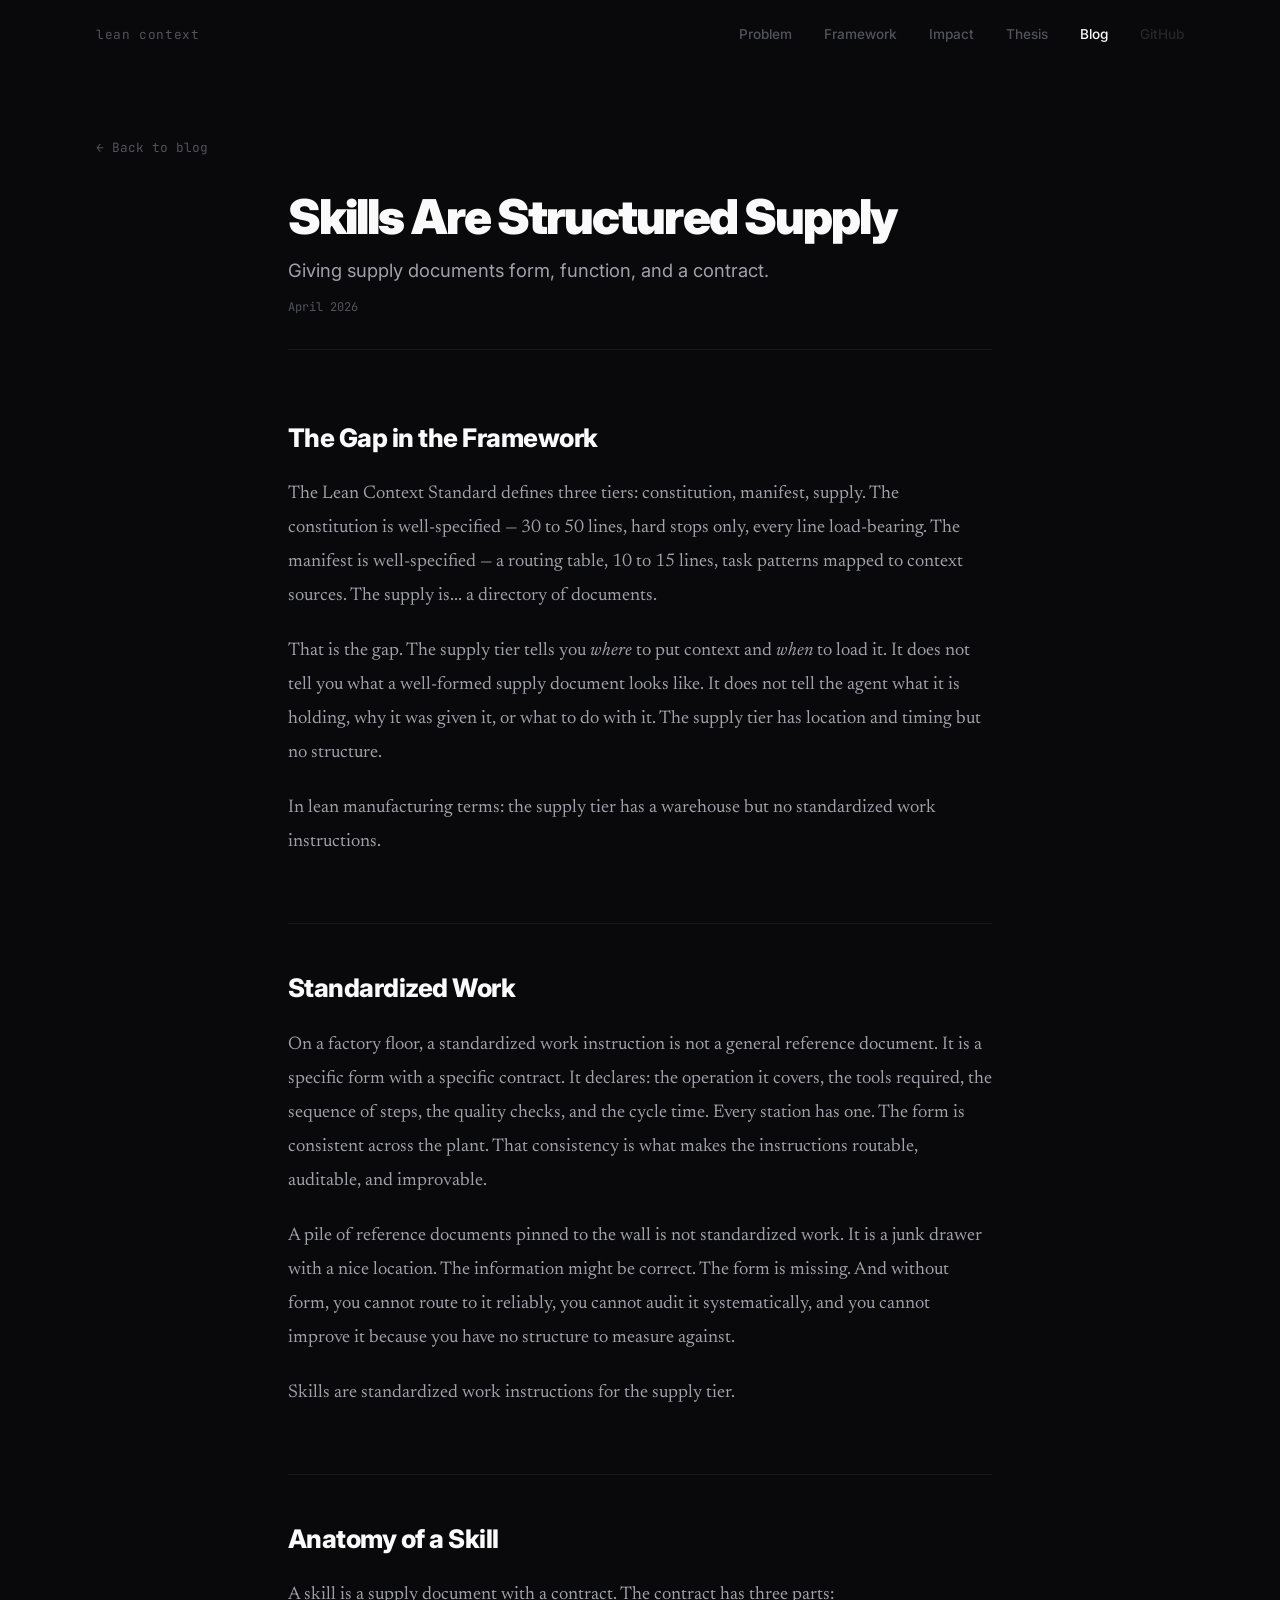
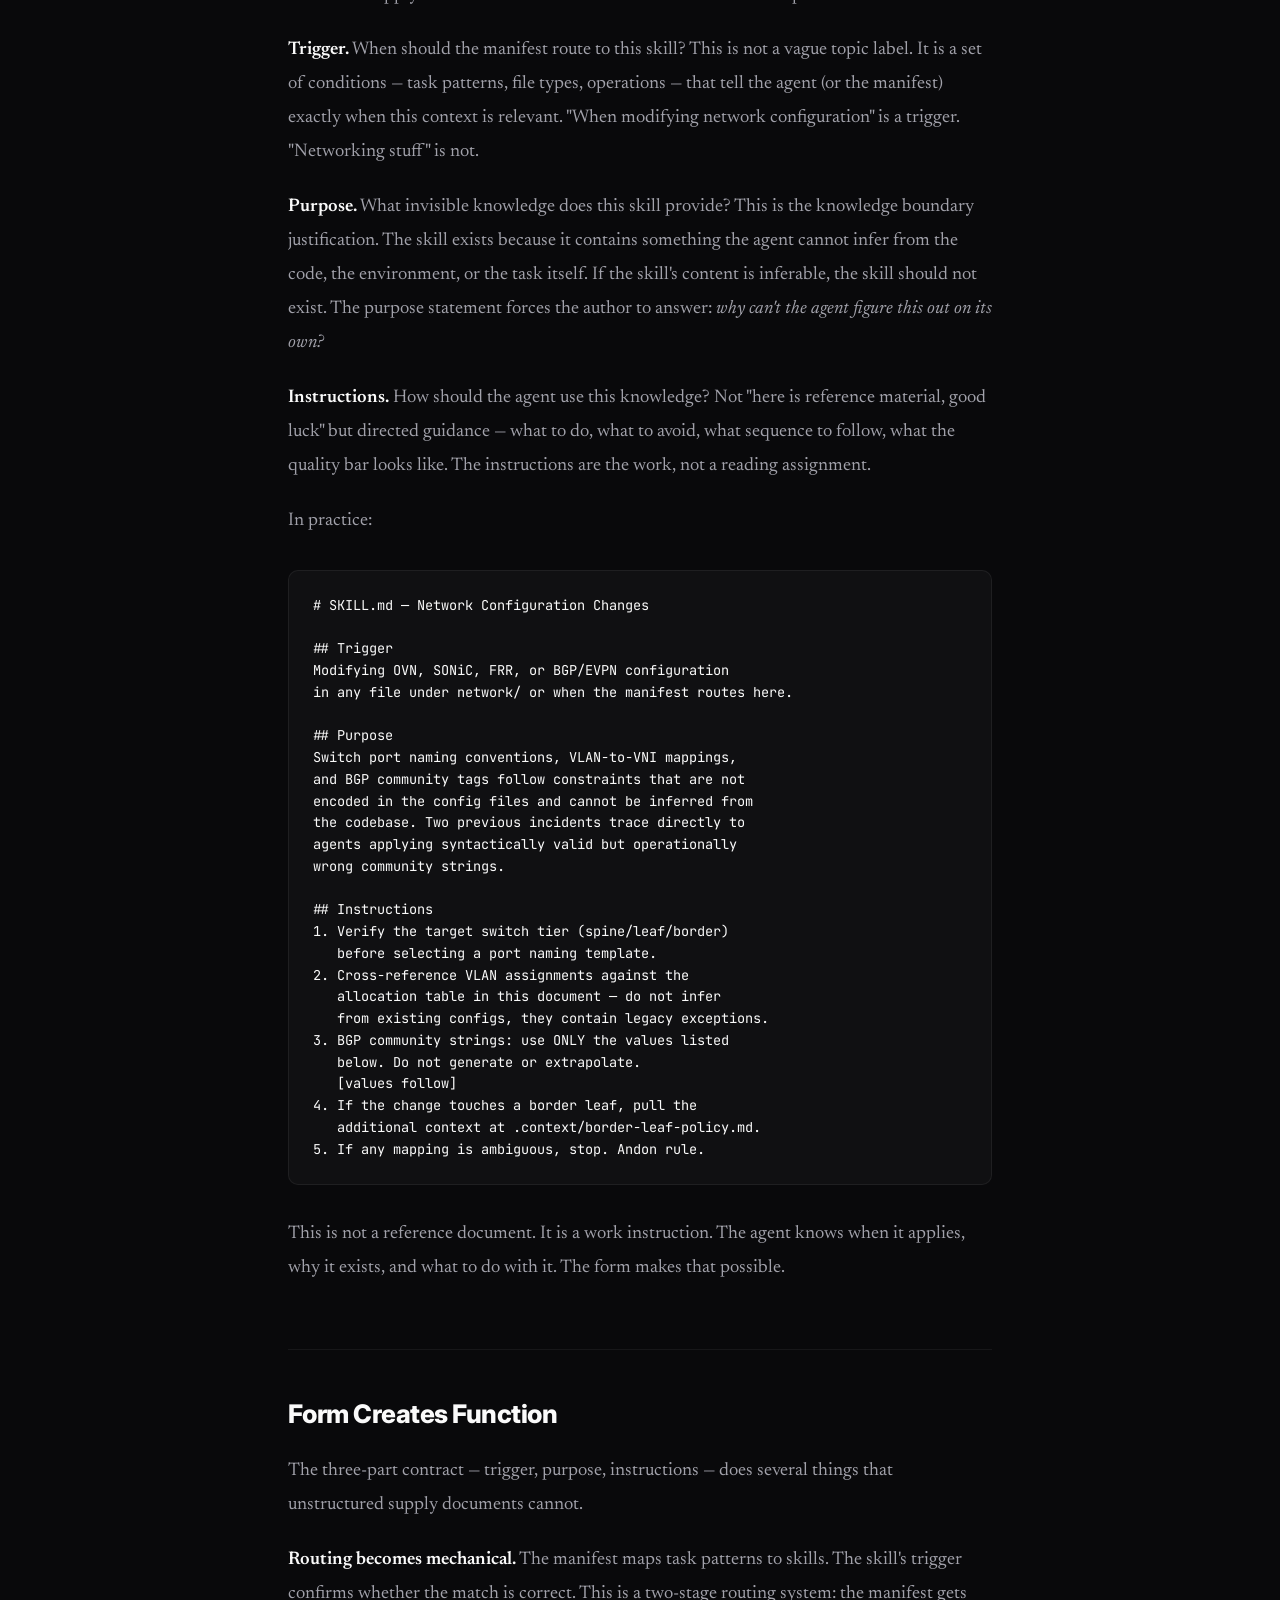
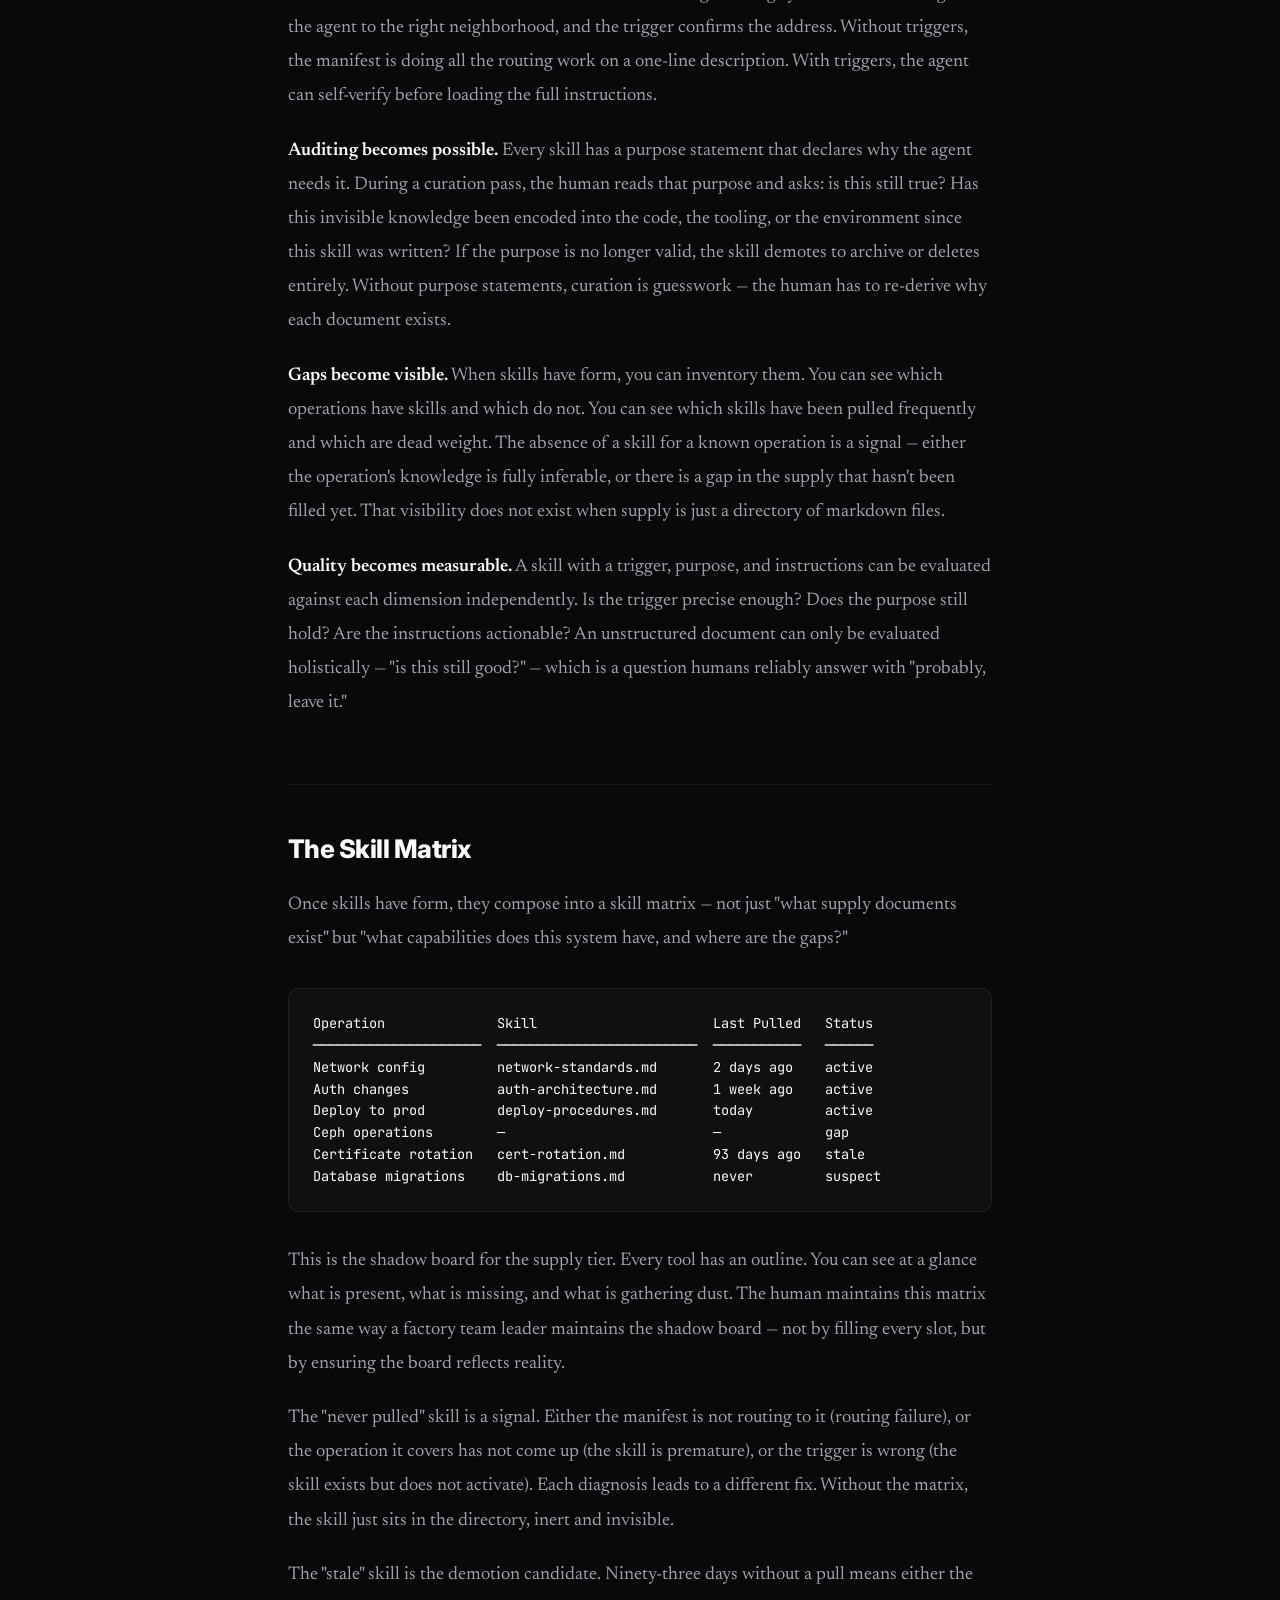
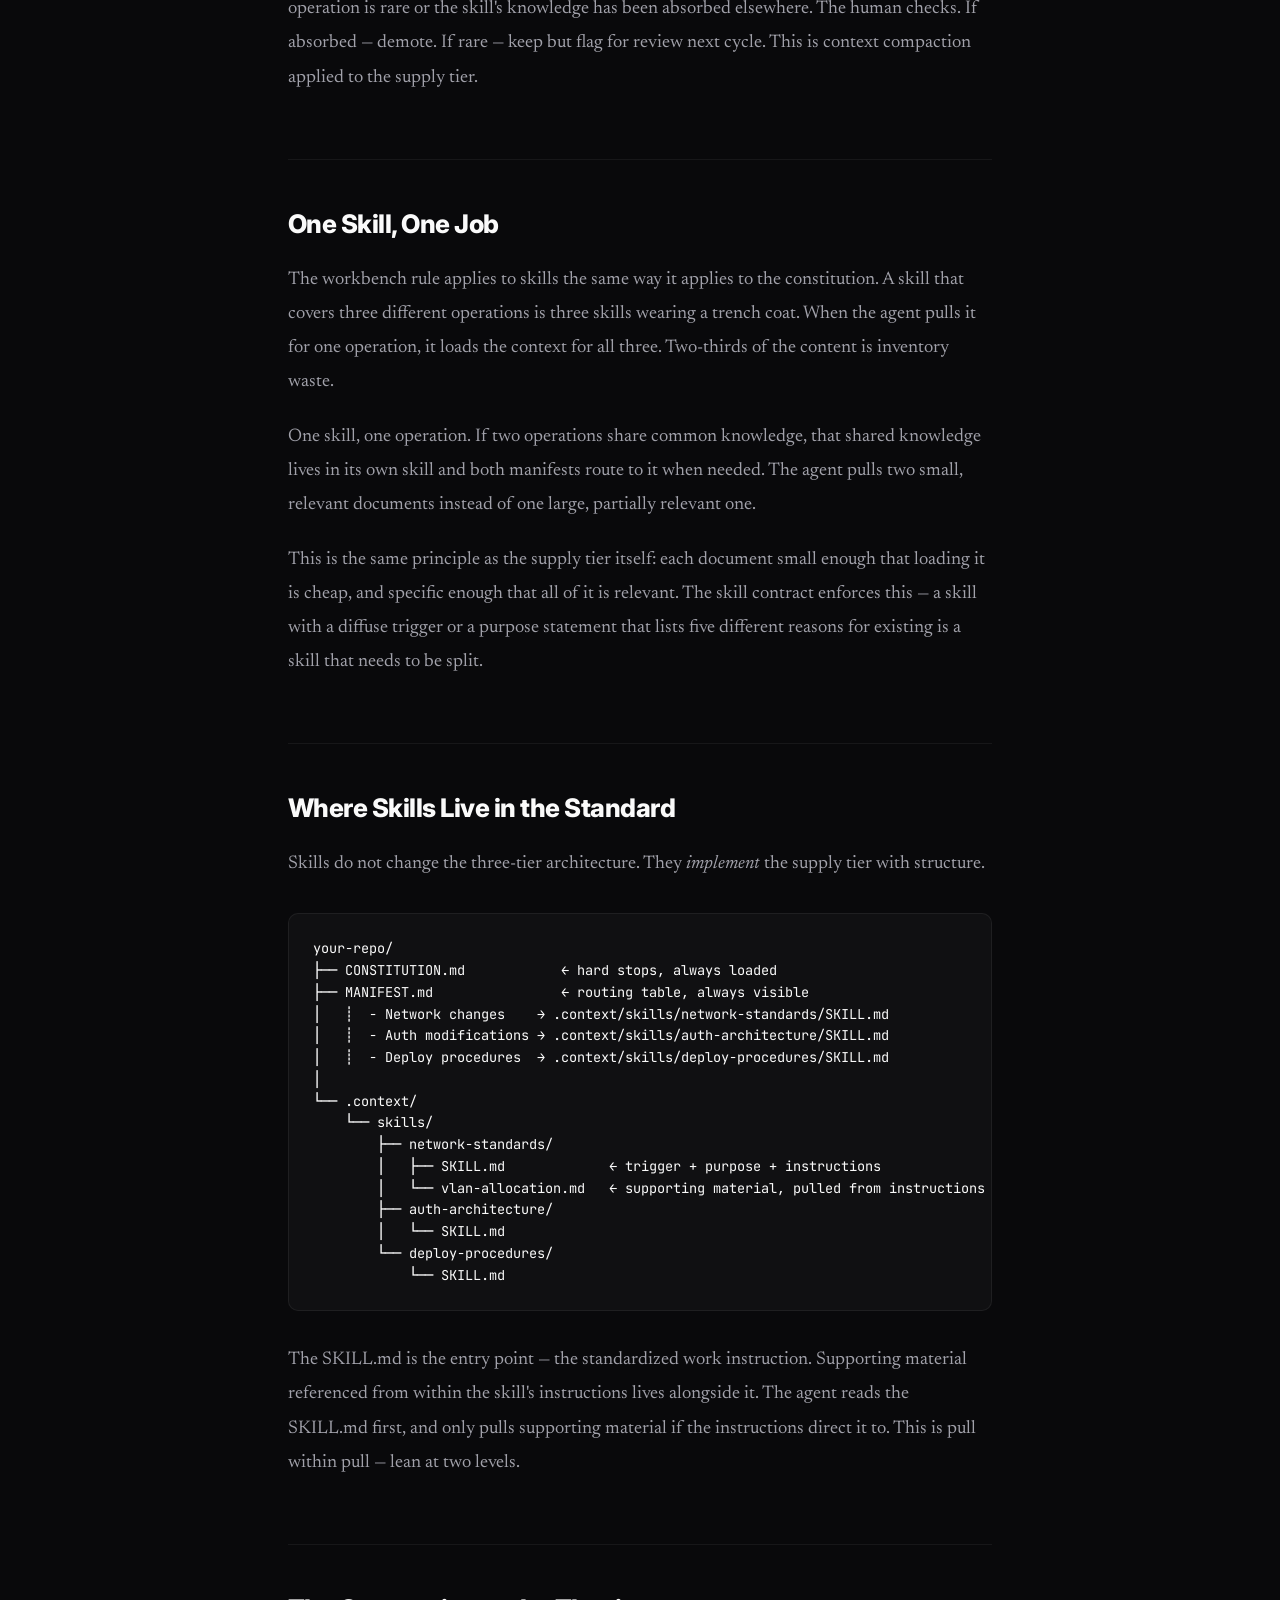
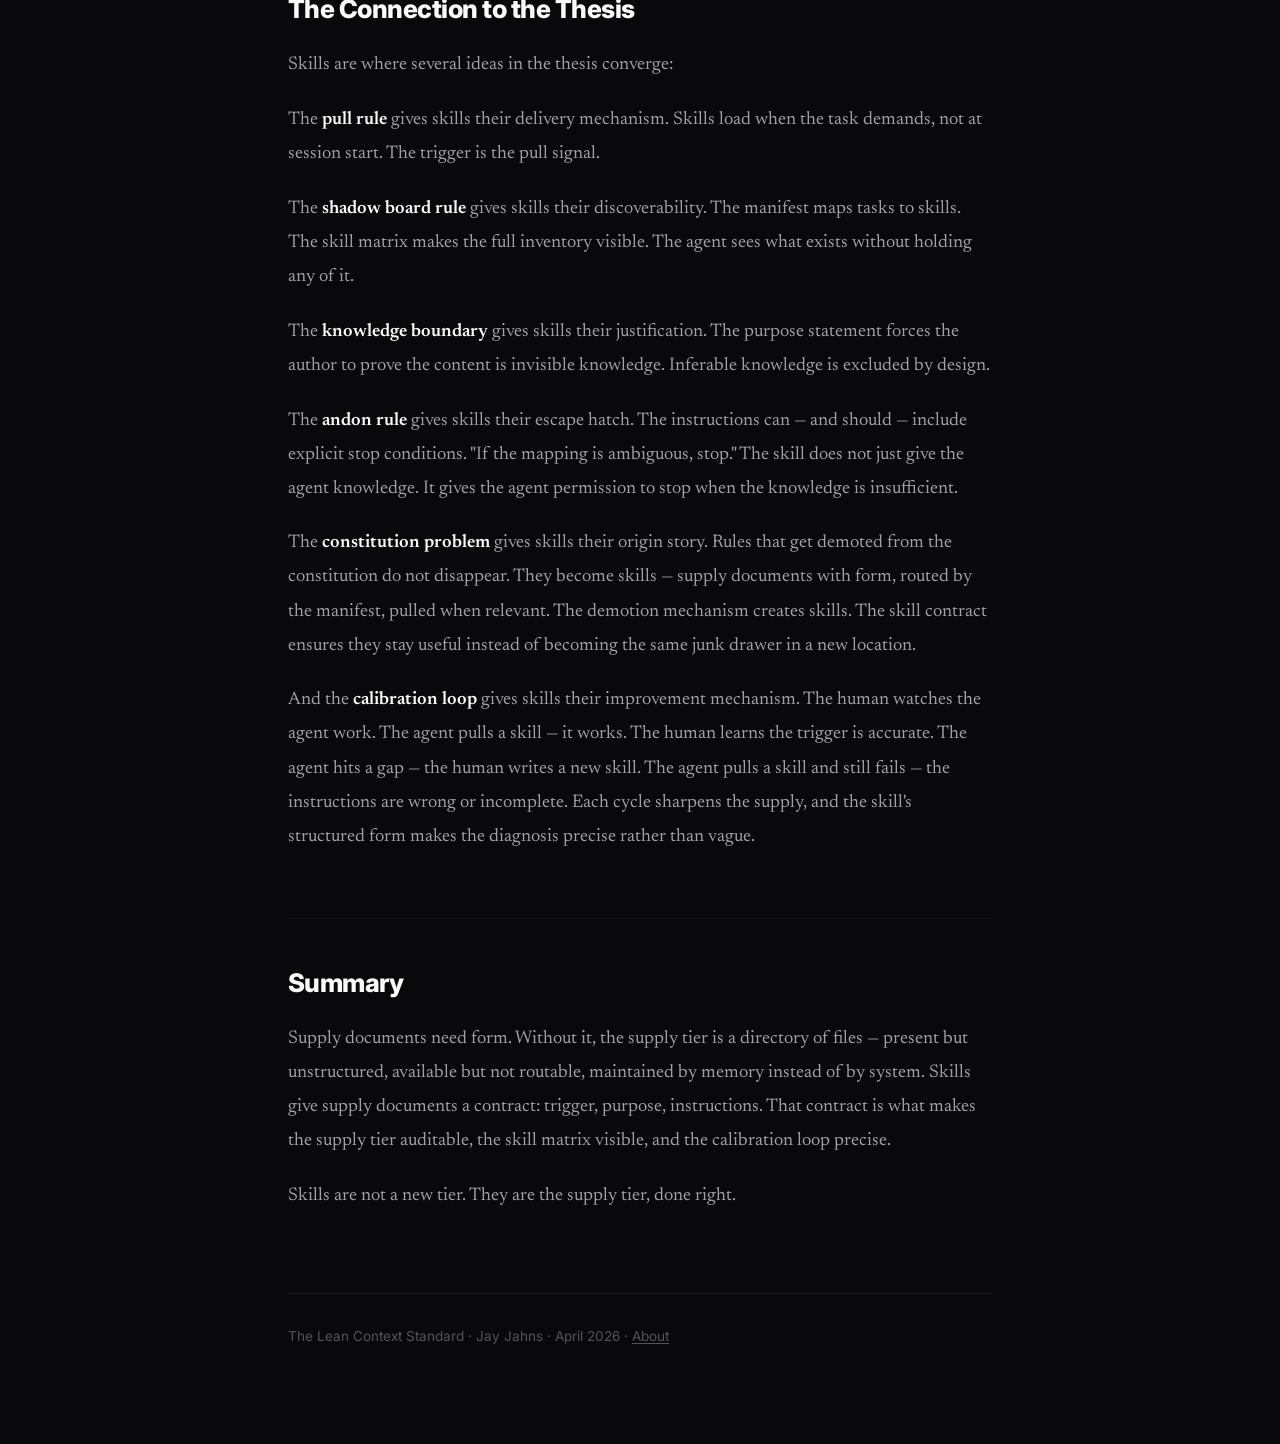
<file: blog/skills-are-structured-supply/index.html>
<!DOCTYPE html>
<html lang="en">
<head>
  <meta charset="utf-8">
  <meta name="viewport" content="width=device-width, initial-scale=1">
  <title>Skills Are Structured Supply — Lean Context</title>
  <meta name="description" content="Supply documents need form. A skill is a supply document with a contract — trigger, purpose, instructions. Without form, supply is a pile of docs. With it, supply becomes a skill matrix.">
  <link rel="stylesheet" href="../../css/style.css">
</head>
<body>
  <nav class="nav">
    <a href="../../" class="nav-logo">lean context</a>
    <div class="nav-links">
      <a href="../../problem/">Problem</a>
      <a href="../../framework/">Framework</a>
      <a href="../../impact/">Impact</a>
      <a href="../../thesis/">Thesis</a>
      <a href="../../blog/" class="active">Blog</a>
      <a href="https://github.com/leancontext/website" class="ext">GitHub</a>
    </div>
  </nav>

  <div class="pillar-back"><a href="../../blog/">&larr; Back to blog</a></div>

  <article class="article">
    <header class="article-header">
      <h1>Skills Are Structured Supply</h1>
      <p class="subtitle">Giving supply documents form, function, and a contract.</p>
      <p style="font-family: var(--mono); font-size: 0.75rem; color: var(--fg-muted); margin-top: 0.75rem;">April 2026</p>
    </header>

    <div class="article-body">

      <h3 id="the-gap">The Gap in the Framework</h3>

      <p>The Lean Context Standard defines three tiers: constitution, manifest, supply. The constitution is well-specified — 30 to 50 lines, hard stops only, every line load-bearing. The manifest is well-specified — a routing table, 10 to 15 lines, task patterns mapped to context sources. The supply is... a directory of documents.</p>

      <p>That is the gap. The supply tier tells you <em>where</em> to put context and <em>when</em> to load it. It does not tell you what a well-formed supply document looks like. It does not tell the agent what it is holding, why it was given it, or what to do with it. The supply tier has location and timing but no structure.</p>

      <p>In lean manufacturing terms: the supply tier has a warehouse but no standardized work instructions.</p>

      <h3 id="standardized-work">Standardized Work</h3>

      <p>On a factory floor, a standardized work instruction is not a general reference document. It is a specific form with a specific contract. It declares: the operation it covers, the tools required, the sequence of steps, the quality checks, and the cycle time. Every station has one. The form is consistent across the plant. That consistency is what makes the instructions routable, auditable, and improvable.</p>

      <p>A pile of reference documents pinned to the wall is not standardized work. It is a junk drawer with a nice location. The information might be correct. The form is missing. And without form, you cannot route to it reliably, you cannot audit it systematically, and you cannot improve it because you have no structure to measure against.</p>

      <p>Skills are standardized work instructions for the supply tier.</p>

      <h3 id="anatomy">Anatomy of a Skill</h3>

      <p>A skill is a supply document with a contract. The contract has three parts:</p>

      <p><strong>Trigger.</strong> When should the manifest route to this skill? This is not a vague topic label. It is a set of conditions — task patterns, file types, operations — that tell the agent (or the manifest) exactly when this context is relevant. "When modifying network configuration" is a trigger. "Networking stuff" is not.</p>

      <p><strong>Purpose.</strong> What invisible knowledge does this skill provide? This is the knowledge boundary justification. The skill exists because it contains something the agent cannot infer from the code, the environment, or the task itself. If the skill's content is inferable, the skill should not exist. The purpose statement forces the author to answer: <em>why can't the agent figure this out on its own?</em></p>

      <p><strong>Instructions.</strong> How should the agent use this knowledge? Not "here is reference material, good luck" but directed guidance — what to do, what to avoid, what sequence to follow, what the quality bar looks like. The instructions are the work, not a reading assignment.</p>

      <p>In practice:</p>

<pre><code># SKILL.md — Network Configuration Changes

## Trigger
Modifying OVN, SONiC, FRR, or BGP/EVPN configuration
in any file under network/ or when the manifest routes here.

## Purpose
Switch port naming conventions, VLAN-to-VNI mappings,
and BGP community tags follow constraints that are not
encoded in the config files and cannot be inferred from
the codebase. Two previous incidents trace directly to
agents applying syntactically valid but operationally
wrong community strings.

## Instructions
1. Verify the target switch tier (spine/leaf/border)
   before selecting a port naming template.
2. Cross-reference VLAN assignments against the
   allocation table in this document — do not infer
   from existing configs, they contain legacy exceptions.
3. BGP community strings: use ONLY the values listed
   below. Do not generate or extrapolate.
   [values follow]
4. If the change touches a border leaf, pull the
   additional context at .context/border-leaf-policy.md.
5. If any mapping is ambiguous, stop. Andon rule.
</code></pre>

      <p>This is not a reference document. It is a work instruction. The agent knows when it applies, why it exists, and what to do with it. The form makes that possible.</p>

      <h3 id="form-to-function">Form Creates Function</h3>

      <p>The three-part contract — trigger, purpose, instructions — does several things that unstructured supply documents cannot.</p>

      <p><strong>Routing becomes mechanical.</strong> The manifest maps task patterns to skills. The skill's trigger confirms whether the match is correct. This is a two-stage routing system: the manifest gets the agent to the right neighborhood, and the trigger confirms the address. Without triggers, the manifest is doing all the routing work on a one-line description. With triggers, the agent can self-verify before loading the full instructions.</p>

      <p><strong>Auditing becomes possible.</strong> Every skill has a purpose statement that declares why the agent needs it. During a curation pass, the human reads that purpose and asks: is this still true? Has this invisible knowledge been encoded into the code, the tooling, or the environment since this skill was written? If the purpose is no longer valid, the skill demotes to archive or deletes entirely. Without purpose statements, curation is guesswork — the human has to re-derive why each document exists.</p>

      <p><strong>Gaps become visible.</strong> When skills have form, you can inventory them. You can see which operations have skills and which do not. You can see which skills have been pulled frequently and which are dead weight. The absence of a skill for a known operation is a signal — either the operation's knowledge is fully inferable, or there is a gap in the supply that hasn't been filled yet. That visibility does not exist when supply is just a directory of markdown files.</p>

      <p><strong>Quality becomes measurable.</strong> A skill with a trigger, purpose, and instructions can be evaluated against each dimension independently. Is the trigger precise enough? Does the purpose still hold? Are the instructions actionable? An unstructured document can only be evaluated holistically — "is this still good?" — which is a question humans reliably answer with "probably, leave it."</p>

      <h3 id="skill-matrix">The Skill Matrix</h3>

      <p>Once skills have form, they compose into a skill matrix — not just "what supply documents exist" but "what capabilities does this system have, and where are the gaps?"</p>

<pre><code>Operation              Skill                      Last Pulled   Status
─────────────────────  ─────────────────────────  ───────────   ──────
Network config         network-standards.md       2 days ago    active
Auth changes           auth-architecture.md       1 week ago    active
Deploy to prod         deploy-procedures.md       today         active
Ceph operations        —                          —             gap
Certificate rotation   cert-rotation.md           93 days ago   stale
Database migrations    db-migrations.md           never         suspect
</code></pre>

      <p>This is the shadow board for the supply tier. Every tool has an outline. You can see at a glance what is present, what is missing, and what is gathering dust. The human maintains this matrix the same way a factory team leader maintains the shadow board — not by filling every slot, but by ensuring the board reflects reality.</p>

      <p>The "never pulled" skill is a signal. Either the manifest is not routing to it (routing failure), or the operation it covers has not come up (the skill is premature), or the trigger is wrong (the skill exists but does not activate). Each diagnosis leads to a different fix. Without the matrix, the skill just sits in the directory, inert and invisible.</p>

      <p>The "stale" skill is the demotion candidate. Ninety-three days without a pull means either the operation is rare or the skill's knowledge has been absorbed elsewhere. The human checks. If absorbed — demote. If rare — keep but flag for review next cycle. This is context compaction applied to the supply tier.</p>

      <h3 id="one-skill-one-job">One Skill, One Job</h3>

      <p>The workbench rule applies to skills the same way it applies to the constitution. A skill that covers three different operations is three skills wearing a trench coat. When the agent pulls it for one operation, it loads the context for all three. Two-thirds of the content is inventory waste.</p>

      <p>One skill, one operation. If two operations share common knowledge, that shared knowledge lives in its own skill and both manifests route to it when needed. The agent pulls two small, relevant documents instead of one large, partially relevant one.</p>

      <p>This is the same principle as the supply tier itself: each document small enough that loading it is cheap, and specific enough that all of it is relevant. The skill contract enforces this — a skill with a diffuse trigger or a purpose statement that lists five different reasons for existing is a skill that needs to be split.</p>

      <h3 id="where-skills-live">Where Skills Live in the Standard</h3>

      <p>Skills do not change the three-tier architecture. They <em>implement</em> the supply tier with structure.</p>

<pre><code>your-repo/
├── CONSTITUTION.md            ← hard stops, always loaded
├── MANIFEST.md                ← routing table, always visible
│   ┊  - Network changes    → .context/skills/network-standards/SKILL.md
│   ┊  - Auth modifications → .context/skills/auth-architecture/SKILL.md
│   ┊  - Deploy procedures  → .context/skills/deploy-procedures/SKILL.md
│
└── .context/
    └── skills/
        ├── network-standards/
        │   ├── SKILL.md             ← trigger + purpose + instructions
        │   └── vlan-allocation.md   ← supporting material, pulled from instructions
        ├── auth-architecture/
        │   └── SKILL.md
        └── deploy-procedures/
            └── SKILL.md
</code></pre>

      <p>The SKILL.md is the entry point — the standardized work instruction. Supporting material referenced from within the skill's instructions lives alongside it. The agent reads the SKILL.md first, and only pulls supporting material if the instructions direct it to. This is pull within pull — lean at two levels.</p>

      <h3 id="connection">The Connection to the Thesis</h3>

      <p>Skills are where several ideas in the thesis converge:</p>

      <p>The <strong>pull rule</strong> gives skills their delivery mechanism. Skills load when the task demands, not at session start. The trigger is the pull signal.</p>

      <p>The <strong>shadow board rule</strong> gives skills their discoverability. The manifest maps tasks to skills. The skill matrix makes the full inventory visible. The agent sees what exists without holding any of it.</p>

      <p>The <strong>knowledge boundary</strong> gives skills their justification. The purpose statement forces the author to prove the content is invisible knowledge. Inferable knowledge is excluded by design.</p>

      <p>The <strong>andon rule</strong> gives skills their escape hatch. The instructions can — and should — include explicit stop conditions. "If the mapping is ambiguous, stop." The skill does not just give the agent knowledge. It gives the agent permission to stop when the knowledge is insufficient.</p>

      <p>The <strong>constitution problem</strong> gives skills their origin story. Rules that get demoted from the constitution do not disappear. They become skills — supply documents with form, routed by the manifest, pulled when relevant. The demotion mechanism creates skills. The skill contract ensures they stay useful instead of becoming the same junk drawer in a new location.</p>

      <p>And the <strong>calibration loop</strong> gives skills their improvement mechanism. The human watches the agent work. The agent pulls a skill — it works. The human learns the trigger is accurate. The agent hits a gap — the human writes a new skill. The agent pulls a skill and still fails — the instructions are wrong or incomplete. Each cycle sharpens the supply, and the skill's structured form makes the diagnosis precise rather than vague.</p>

      <h3 id="summary">Summary</h3>

      <p>Supply documents need form. Without it, the supply tier is a directory of files — present but unstructured, available but not routable, maintained by memory instead of by system. Skills give supply documents a contract: trigger, purpose, instructions. That contract is what makes the supply tier auditable, the skill matrix visible, and the calibration loop precise.</p>

      <p>Skills are not a new tier. They are the supply tier, done right.</p>

    </div>

    <footer class="article-footer">
      <p>The Lean Context Standard · Jay Jahns · April 2026 · <a href="../../about/" style="color: var(--fg-muted); text-decoration: underline; text-underline-offset: 2px;">About</a></p>
    </footer>
  </article>
</body>
</html>
</file>
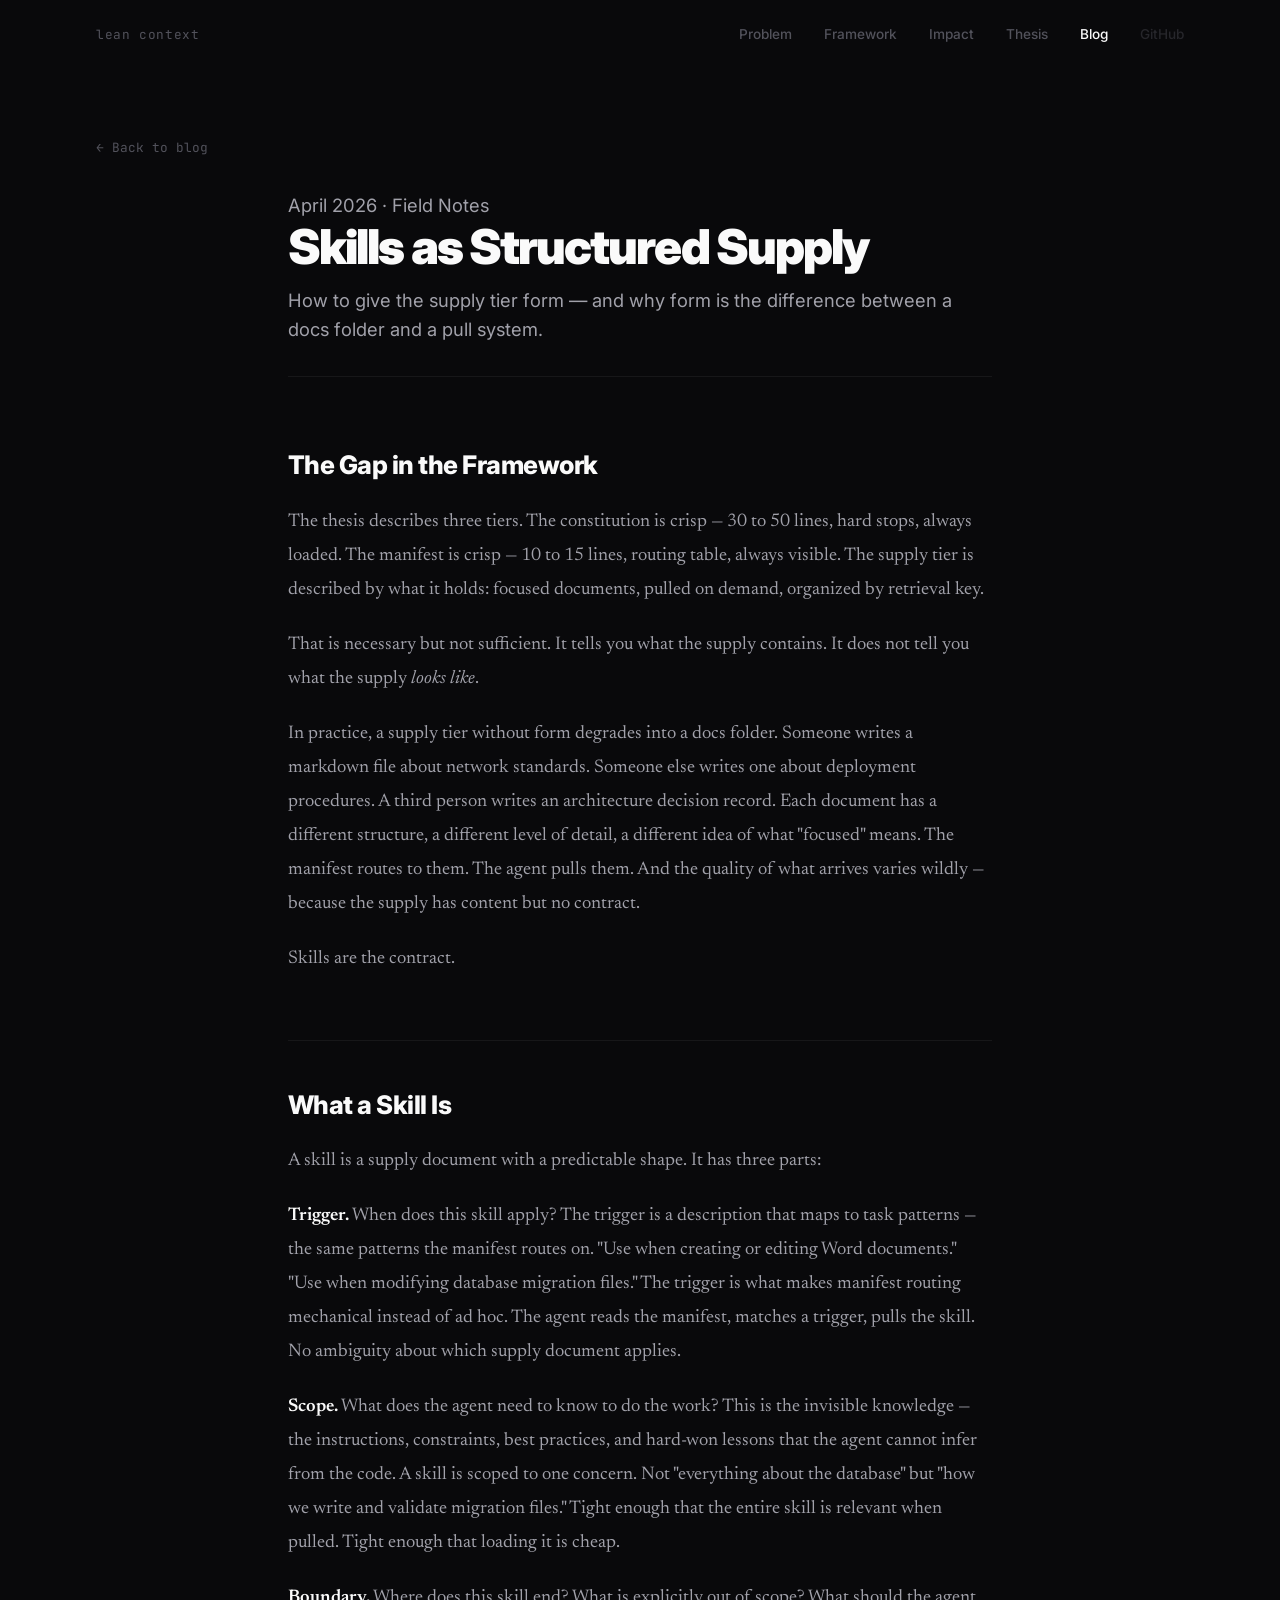
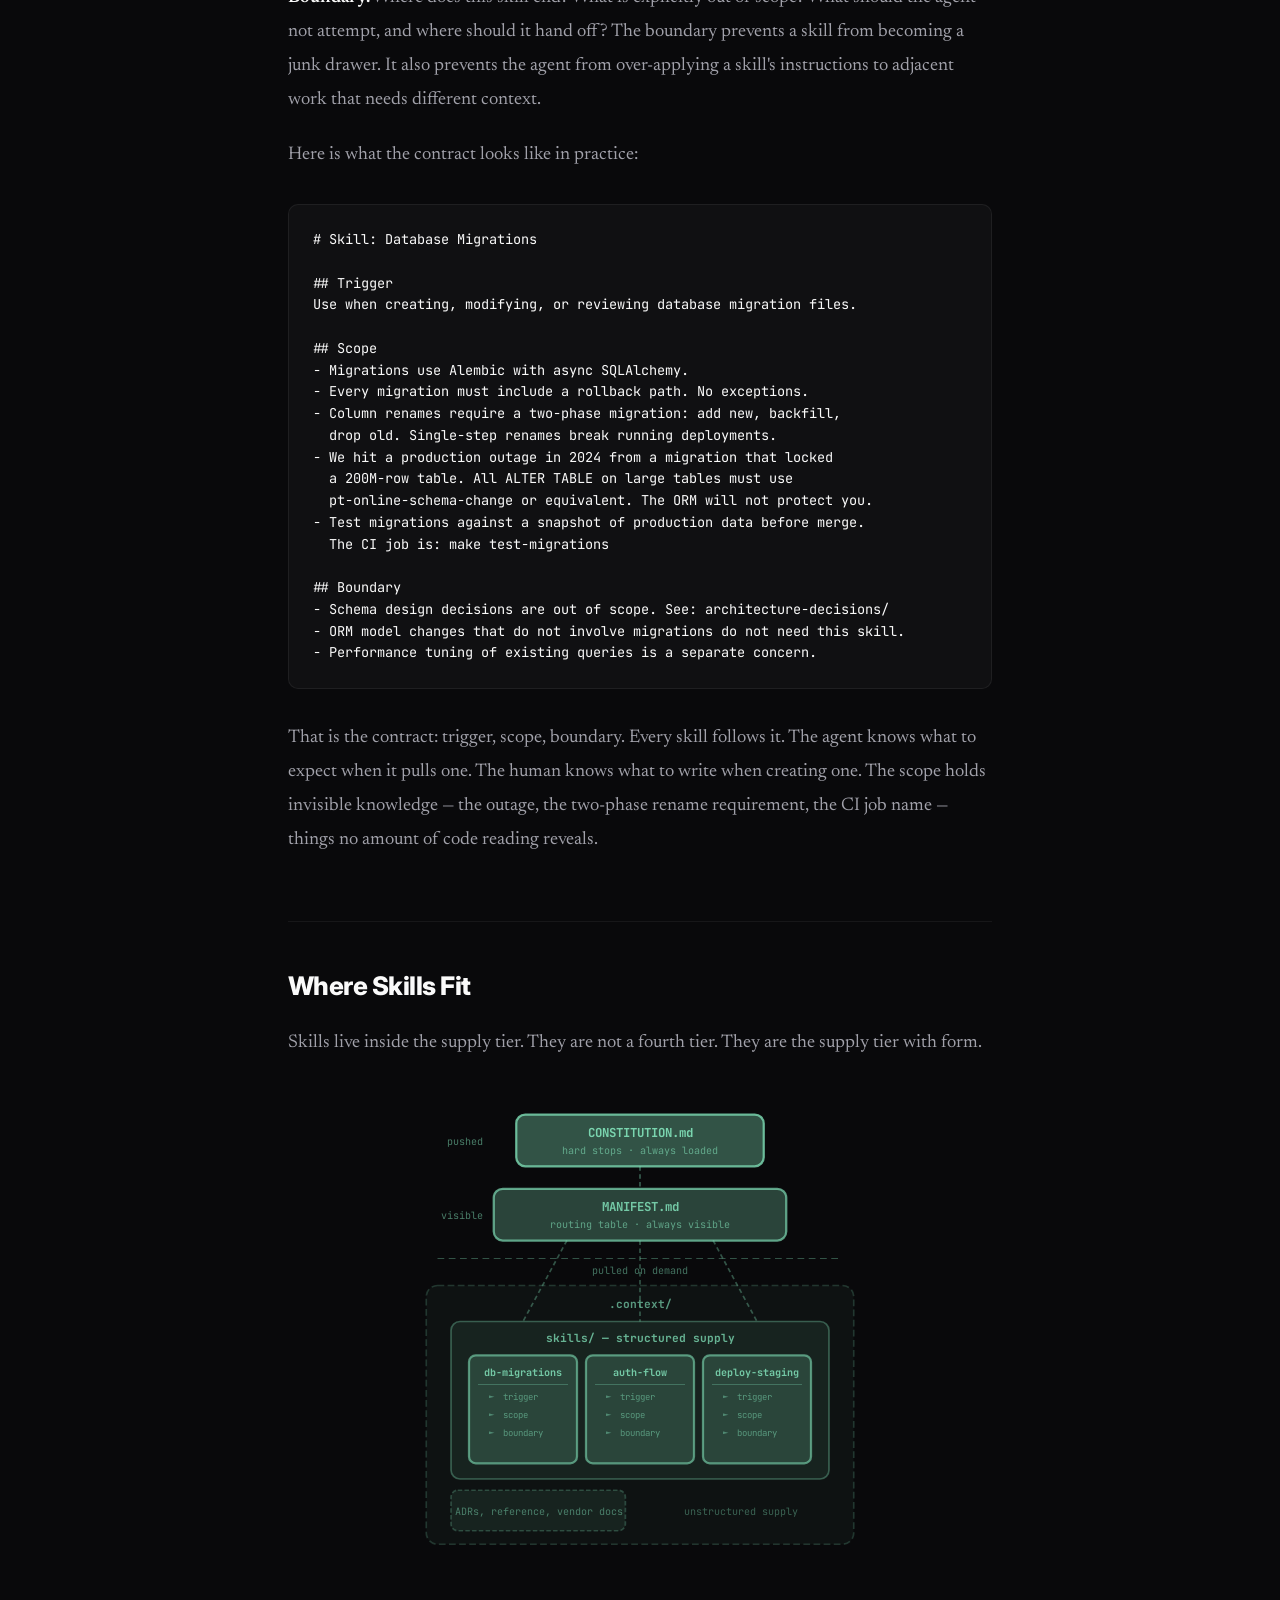
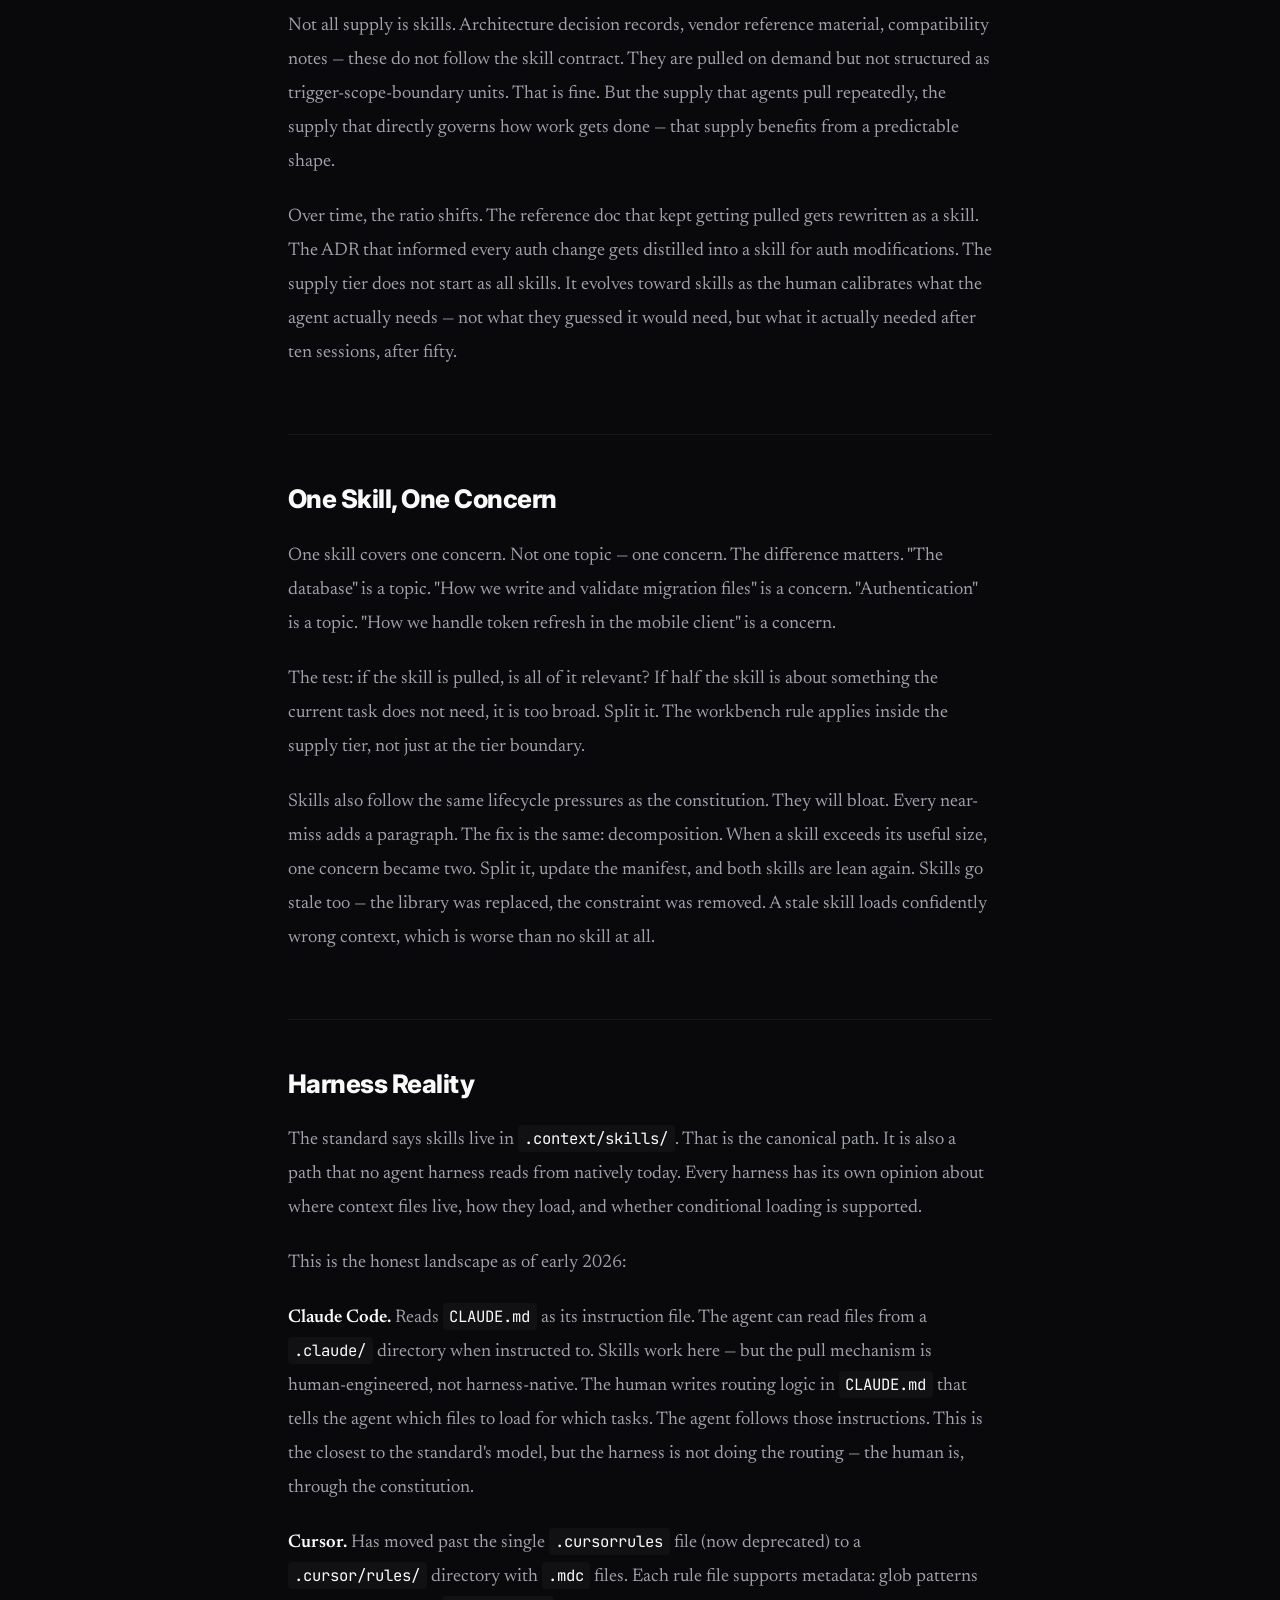
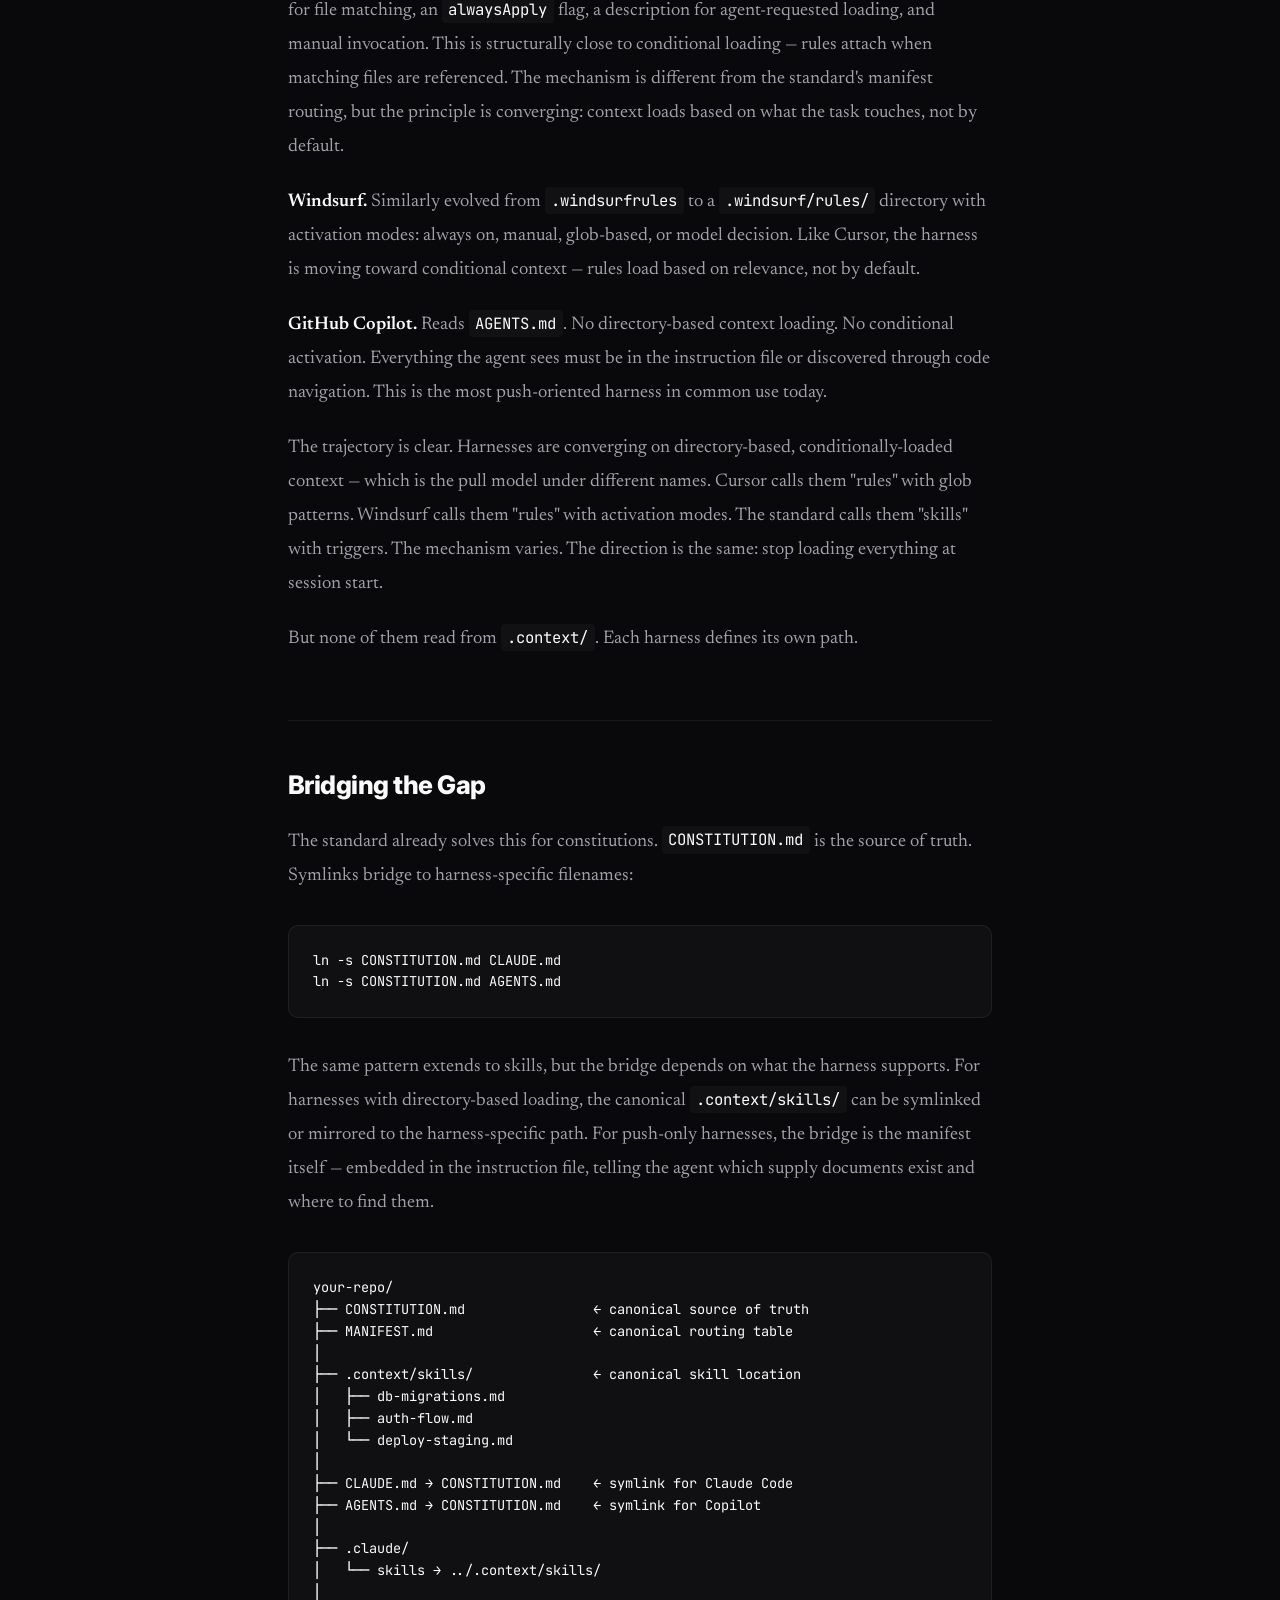
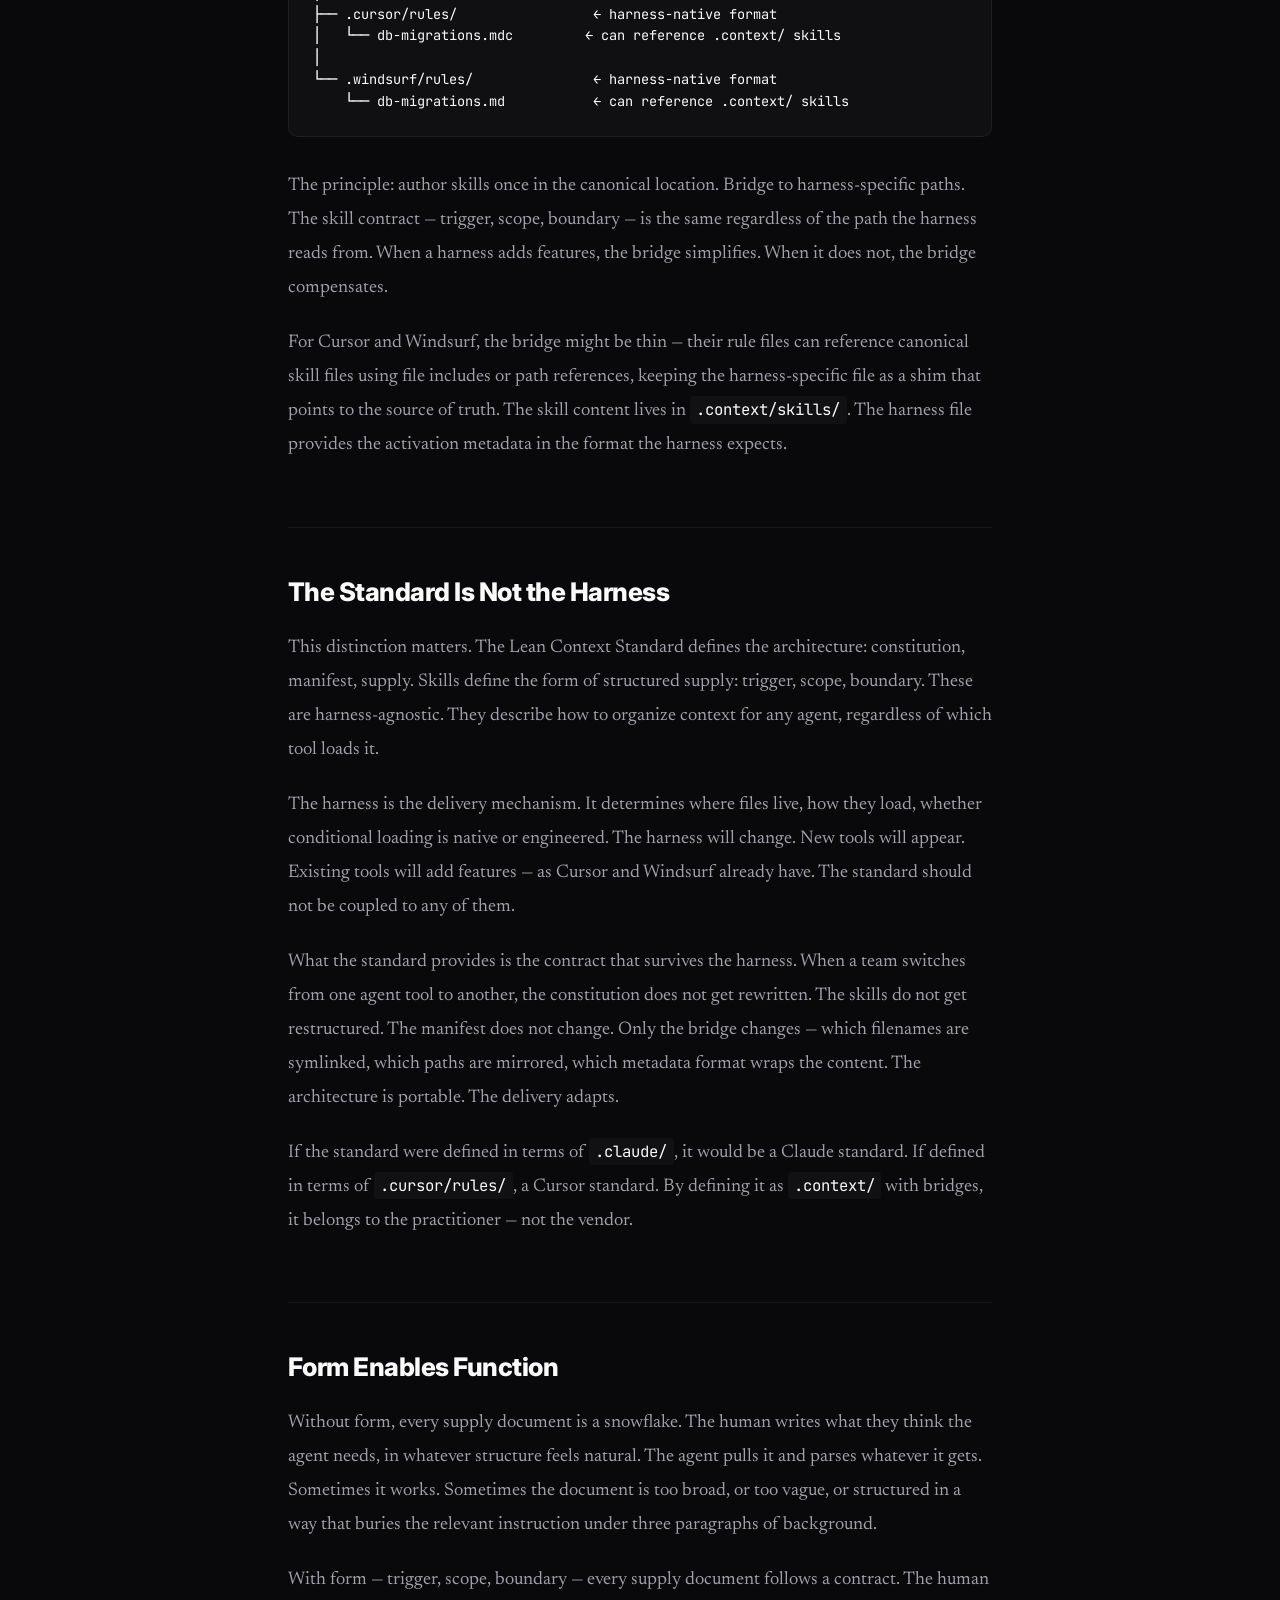
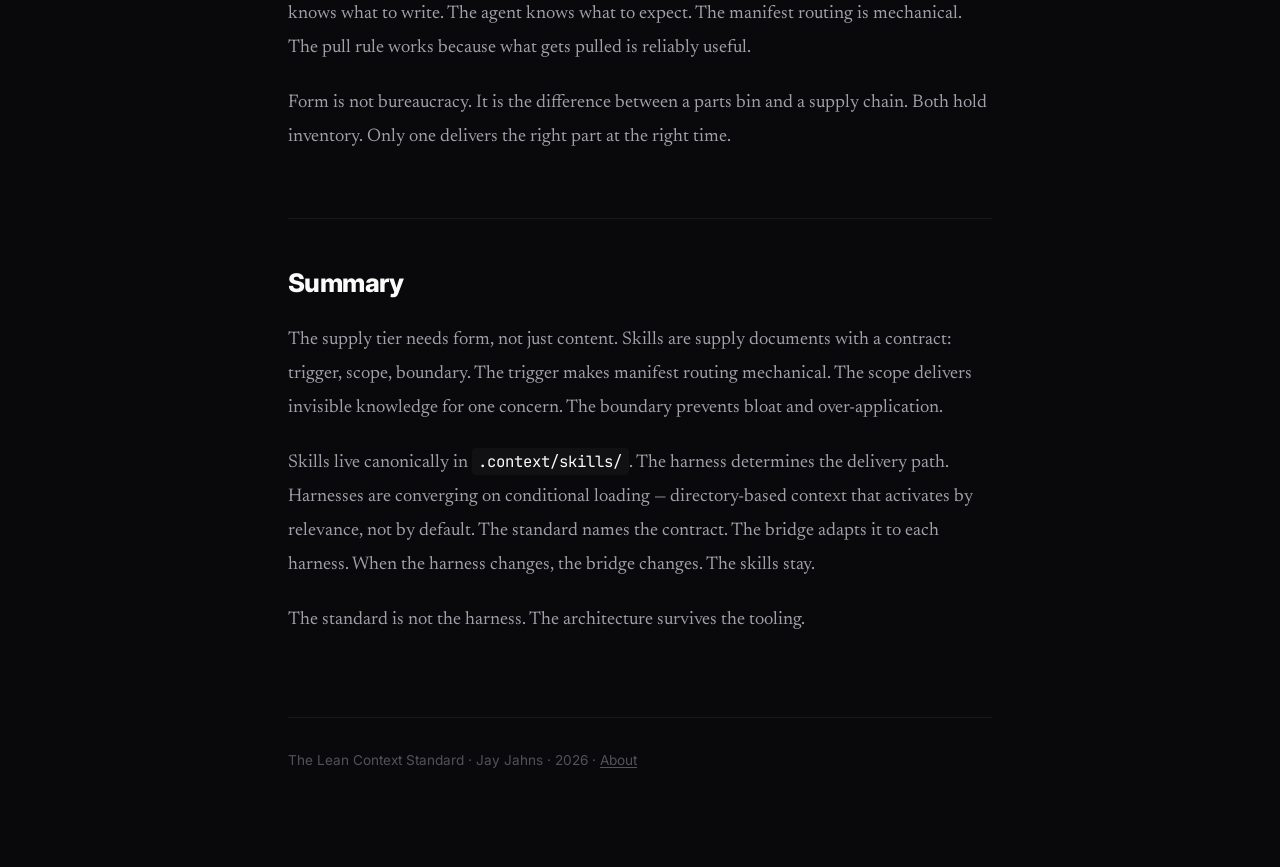
<file: blog/skills-as-structured-supply/index.html>
<!DOCTYPE html>
<html lang="en">
<head>
  <meta charset="utf-8">
  <meta name="viewport" content="width=device-width, initial-scale=1">
  <title>Skills as Structured Supply — Lean Context</title>
  <meta name="description" content="The supply tier needs form, not just content. Skills are supply documents with a contract — trigger, scope, boundary — that make pull mechanical and the manifest honest.">
  <link rel="stylesheet" href="../../css/style.css">
</head>
<body>
  <nav class="nav">
    <a href="../../" class="nav-logo">lean context</a>
    <div class="nav-links">
      <a href="../../problem/">Problem</a>
      <a href="../../framework/">Framework</a>
      <a href="../../impact/">Impact</a>
      <a href="../../thesis/">Thesis</a>
      <a href="../../blog/" class="active">Blog</a>
      <a href="https://github.com/leancontext/website" class="ext">GitHub</a>
    </div>
  </nav>

  <div class="pillar-back"><a href="../../blog/">&larr; Back to blog</a></div>

  <article class="article">
    <header class="article-header">
      <p class="subtitle">April 2026 · Field Notes</p>
      <h1>Skills as Structured Supply</h1>
      <p class="subtitle">How to give the supply tier form — and why form is the difference between a docs folder and a pull system.</p>
    </header>

    <div class="article-body">

      <h3 id="the-gap">The Gap in the Framework</h3>

      <p>The thesis describes three tiers. The constitution is crisp — 30 to 50 lines, hard stops, always loaded. The manifest is crisp — 10 to 15 lines, routing table, always visible. The supply tier is described by what it holds: focused documents, pulled on demand, organized by retrieval key.</p>

      <p>That is necessary but not sufficient. It tells you what the supply contains. It does not tell you what the supply <em>looks like</em>.</p>

      <p>In practice, a supply tier without form degrades into a docs folder. Someone writes a markdown file about network standards. Someone else writes one about deployment procedures. A third person writes an architecture decision record. Each document has a different structure, a different level of detail, a different idea of what "focused" means. The manifest routes to them. The agent pulls them. And the quality of what arrives varies wildly — because the supply has content but no contract.</p>

      <p>Skills are the contract.</p>

      <h3 id="what-a-skill-is">What a Skill Is</h3>

      <p>A skill is a supply document with a predictable shape. It has three parts:</p>

      <p><strong>Trigger.</strong> When does this skill apply? The trigger is a description that maps to task patterns — the same patterns the manifest routes on. "Use when creating or editing Word documents." "Use when modifying database migration files." The trigger is what makes manifest routing mechanical instead of ad hoc. The agent reads the manifest, matches a trigger, pulls the skill. No ambiguity about which supply document applies.</p>

      <p><strong>Scope.</strong> What does the agent need to know to do the work? This is the invisible knowledge — the instructions, constraints, best practices, and hard-won lessons that the agent cannot infer from the code. A skill is scoped to one concern. Not "everything about the database" but "how we write and validate migration files." Tight enough that the entire skill is relevant when pulled. Tight enough that loading it is cheap.</p>

      <p><strong>Boundary.</strong> Where does this skill end? What is explicitly out of scope? What should the agent not attempt, and where should it hand off? The boundary prevents a skill from becoming a junk drawer. It also prevents the agent from over-applying a skill's instructions to adjacent work that needs different context.</p>

      <p>Here is what the contract looks like in practice:</p>

<pre><code># Skill: Database Migrations

## Trigger
Use when creating, modifying, or reviewing database migration files.

## Scope
- Migrations use Alembic with async SQLAlchemy.
- Every migration must include a rollback path. No exceptions.
- Column renames require a two-phase migration: add new, backfill,
  drop old. Single-step renames break running deployments.
- We hit a production outage in 2024 from a migration that locked
  a 200M-row table. All ALTER TABLE on large tables must use
  pt-online-schema-change or equivalent. The ORM will not protect you.
- Test migrations against a snapshot of production data before merge.
  The CI job is: make test-migrations

## Boundary
- Schema design decisions are out of scope. See: architecture-decisions/
- ORM model changes that do not involve migrations do not need this skill.
- Performance tuning of existing queries is a separate concern.</code></pre>

      <p>That is the contract: trigger, scope, boundary. Every skill follows it. The agent knows what to expect when it pulls one. The human knows what to write when creating one. The scope holds invisible knowledge — the outage, the two-phase rename requirement, the CI job name — things no amount of code reading reveals.</p>

      <h3 id="where-skills-fit">Where Skills Fit</h3>

      <p>Skills live inside the supply tier. They are not a fourth tier. They are the supply tier with form.</p>

      <!-- Extended architecture SVG -->
      <div style="max-width: 540px; margin: 2rem auto;">
        <svg viewBox="0 0 480 420" xmlns="http://www.w3.org/2000/svg">
          <!-- Constitution -->
          <rect x="130" y="20" width="220" height="46" rx="8" fill="#7edcb5" fill-opacity="0.35" stroke="#7edcb5" stroke-opacity="0.8" stroke-width="2"/>
          <text x="240" y="40" text-anchor="middle" font-family="'JetBrains Mono',monospace" font-size="11" font-weight="700" fill="#7edcb5" fill-opacity="0.95">CONSTITUTION.md</text>
          <text x="240" y="55" text-anchor="middle" font-family="'JetBrains Mono',monospace" font-size="9" fill="#7edcb5" fill-opacity="0.63">hard stops · always loaded</text>
          <text x="100" y="47" text-anchor="end" font-family="'JetBrains Mono',monospace" font-size="9" fill="#7edcb5" fill-opacity="0.55">pushed</text>

          <!-- Connection -->
          <line x1="240" y1="66" x2="240" y2="86" stroke="#7edcb5" stroke-opacity="0.4" stroke-width="1.5" stroke-dasharray="4 3"/>

          <!-- Manifest -->
          <rect x="110" y="86" width="260" height="46" rx="8" fill="#7edcb5" fill-opacity="0.28" stroke="#7edcb5" stroke-opacity="0.7" stroke-width="2"/>
          <text x="240" y="106" text-anchor="middle" font-family="'JetBrains Mono',monospace" font-size="11" font-weight="700" fill="#7edcb5" fill-opacity="0.88">MANIFEST.md</text>
          <text x="240" y="121" text-anchor="middle" font-family="'JetBrains Mono',monospace" font-size="9" fill="#7edcb5" fill-opacity="0.63">routing table · always visible</text>
          <text x="100" y="113" text-anchor="end" font-family="'JetBrains Mono',monospace" font-size="9" fill="#7edcb5" fill-opacity="0.55">visible</text>

          <!-- Pull divider -->
          <line x1="60" y1="148" x2="420" y2="148" stroke="#7edcb5" stroke-opacity="0.35" stroke-width="1" stroke-dasharray="6 4"/>
          <text x="240" y="162" text-anchor="middle" font-family="'JetBrains Mono',monospace" font-size="9" fill="#7edcb5" fill-opacity="0.5">pulled on demand</text>

          <!-- Supply tier bracket -->
          <rect x="50" y="172" width="380" height="230" rx="10" fill="#7edcb5" fill-opacity="0.04" stroke="#7edcb5" stroke-opacity="0.2" stroke-width="1.5" stroke-dasharray="6 3"/>
          <text x="240" y="192" text-anchor="middle" font-family="'JetBrains Mono',monospace" font-size="10" font-weight="700" fill="#7edcb5" fill-opacity="0.68">.context/</text>

          <!-- Skills section -->
          <rect x="72" y="204" width="336" height="140" rx="8" fill="#7edcb5" fill-opacity="0.08" stroke="#7edcb5" stroke-opacity="0.35" stroke-width="1.5"/>
          <text x="240" y="222" text-anchor="middle" font-family="'JetBrains Mono',monospace" font-size="10" font-weight="700" fill="#7edcb5" fill-opacity="0.78">skills/ — structured supply</text>

          <!-- Skill 1 -->
          <rect x="88" y="234" width="96" height="96" rx="6" fill="#7edcb5" fill-opacity="0.18" stroke="#7edcb5" stroke-opacity="0.6" stroke-width="2"/>
          <text x="136" y="252" text-anchor="middle" font-family="'JetBrains Mono',monospace" font-size="9" font-weight="700" fill="#7edcb5" fill-opacity="0.88">db-migrations</text>
          <line x1="96" y1="260" x2="176" y2="260" stroke="#7edcb5" stroke-opacity="0.3" stroke-width="1"/>
          <text x="106" y="274" font-family="'JetBrains Mono',monospace" font-size="8" fill="#7edcb5" fill-opacity="0.45">&#9658;</text>
          <text x="118" y="274" font-family="'JetBrains Mono',monospace" font-size="8" fill="#7edcb5" fill-opacity="0.55">trigger</text>
          <text x="106" y="290" font-family="'JetBrains Mono',monospace" font-size="8" fill="#7edcb5" fill-opacity="0.45">&#9658;</text>
          <text x="118" y="290" font-family="'JetBrains Mono',monospace" font-size="8" fill="#7edcb5" fill-opacity="0.55">scope</text>
          <text x="106" y="306" font-family="'JetBrains Mono',monospace" font-size="8" fill="#7edcb5" fill-opacity="0.45">&#9658;</text>
          <text x="118" y="306" font-family="'JetBrains Mono',monospace" font-size="8" fill="#7edcb5" fill-opacity="0.55">boundary</text>

          <!-- Skill 2 -->
          <rect x="192" y="234" width="96" height="96" rx="6" fill="#7edcb5" fill-opacity="0.18" stroke="#7edcb5" stroke-opacity="0.6" stroke-width="2"/>
          <text x="240" y="252" text-anchor="middle" font-family="'JetBrains Mono',monospace" font-size="9" font-weight="700" fill="#7edcb5" fill-opacity="0.88">auth-flow</text>
          <line x1="200" y1="260" x2="280" y2="260" stroke="#7edcb5" stroke-opacity="0.3" stroke-width="1"/>
          <text x="210" y="274" font-family="'JetBrains Mono',monospace" font-size="8" fill="#7edcb5" fill-opacity="0.45">&#9658;</text>
          <text x="222" y="274" font-family="'JetBrains Mono',monospace" font-size="8" fill="#7edcb5" fill-opacity="0.55">trigger</text>
          <text x="210" y="290" font-family="'JetBrains Mono',monospace" font-size="8" fill="#7edcb5" fill-opacity="0.45">&#9658;</text>
          <text x="222" y="290" font-family="'JetBrains Mono',monospace" font-size="8" fill="#7edcb5" fill-opacity="0.55">scope</text>
          <text x="210" y="306" font-family="'JetBrains Mono',monospace" font-size="8" fill="#7edcb5" fill-opacity="0.45">&#9658;</text>
          <text x="222" y="306" font-family="'JetBrains Mono',monospace" font-size="8" fill="#7edcb5" fill-opacity="0.55">boundary</text>

          <!-- Skill 3 -->
          <rect x="296" y="234" width="96" height="96" rx="6" fill="#7edcb5" fill-opacity="0.18" stroke="#7edcb5" stroke-opacity="0.6" stroke-width="2"/>
          <text x="344" y="252" text-anchor="middle" font-family="'JetBrains Mono',monospace" font-size="9" font-weight="700" fill="#7edcb5" fill-opacity="0.88">deploy-staging</text>
          <line x1="304" y1="260" x2="384" y2="260" stroke="#7edcb5" stroke-opacity="0.3" stroke-width="1"/>
          <text x="314" y="274" font-family="'JetBrains Mono',monospace" font-size="8" fill="#7edcb5" fill-opacity="0.45">&#9658;</text>
          <text x="326" y="274" font-family="'JetBrains Mono',monospace" font-size="8" fill="#7edcb5" fill-opacity="0.55">trigger</text>
          <text x="314" y="290" font-family="'JetBrains Mono',monospace" font-size="8" fill="#7edcb5" fill-opacity="0.45">&#9658;</text>
          <text x="326" y="290" font-family="'JetBrains Mono',monospace" font-size="8" fill="#7edcb5" fill-opacity="0.55">scope</text>
          <text x="314" y="306" font-family="'JetBrains Mono',monospace" font-size="8" fill="#7edcb5" fill-opacity="0.45">&#9658;</text>
          <text x="326" y="306" font-family="'JetBrains Mono',monospace" font-size="8" fill="#7edcb5" fill-opacity="0.55">boundary</text>

          <!-- Unstructured supply -->
          <rect x="72" y="354" width="155" height="36" rx="6" fill="#7edcb5" fill-opacity="0.08" stroke="#7edcb5" stroke-opacity="0.25" stroke-width="1.5" stroke-dasharray="4 2"/>
          <text x="150" y="376" text-anchor="middle" font-family="'JetBrains Mono',monospace" font-size="9" fill="#7edcb5" fill-opacity="0.5">ADRs, reference, vendor docs</text>
          <text x="380" y="376" text-anchor="end" font-family="'JetBrains Mono',monospace" font-size="9" fill="#7edcb5" fill-opacity="0.4">unstructured supply</text>

          <!-- Manifest routing arrows -->
          <path d="M175 132 L136 204" stroke="#7edcb5" stroke-opacity="0.35" stroke-width="1.5" stroke-dasharray="4 3" fill="none"/>
          <path d="M240 132 L240 204" stroke="#7edcb5" stroke-opacity="0.35" stroke-width="1.5" stroke-dasharray="4 3" fill="none"/>
          <path d="M305 132 L344 204" stroke="#7edcb5" stroke-opacity="0.35" stroke-width="1.5" stroke-dasharray="4 3" fill="none"/>
        </svg>
      </div>

      <p>Not all supply is skills. Architecture decision records, vendor reference material, compatibility notes — these do not follow the skill contract. They are pulled on demand but not structured as trigger-scope-boundary units. That is fine. But the supply that agents pull repeatedly, the supply that directly governs how work gets done — that supply benefits from a predictable shape.</p>

      <p>Over time, the ratio shifts. The reference doc that kept getting pulled gets rewritten as a skill. The ADR that informed every auth change gets distilled into a skill for auth modifications. The supply tier does not start as all skills. It evolves toward skills as the human calibrates what the agent actually needs — not what they guessed it would need, but what it actually needed after ten sessions, after fifty.</p>

      <h3 id="one-skill-one-concern">One Skill, One Concern</h3>

      <p>One skill covers one concern. Not one topic — one concern. The difference matters. "The database" is a topic. "How we write and validate migration files" is a concern. "Authentication" is a topic. "How we handle token refresh in the mobile client" is a concern.</p>

      <p>The test: if the skill is pulled, is all of it relevant? If half the skill is about something the current task does not need, it is too broad. Split it. The workbench rule applies inside the supply tier, not just at the tier boundary.</p>

      <p>Skills also follow the same lifecycle pressures as the constitution. They will bloat. Every near-miss adds a paragraph. The fix is the same: decomposition. When a skill exceeds its useful size, one concern became two. Split it, update the manifest, and both skills are lean again. Skills go stale too — the library was replaced, the constraint was removed. A stale skill loads confidently wrong context, which is worse than no skill at all.</p>

      <h3 id="harness-reality">Harness Reality</h3>

      <p>The standard says skills live in <code>.context/skills/</code>. That is the canonical path. It is also a path that no agent harness reads from natively today. Every harness has its own opinion about where context files live, how they load, and whether conditional loading is supported.</p>

      <p>This is the honest landscape as of early 2026:</p>

      <p><strong>Claude Code.</strong> Reads <code>CLAUDE.md</code> as its instruction file. The agent can read files from a <code>.claude/</code> directory when instructed to. Skills work here — but the pull mechanism is human-engineered, not harness-native. The human writes routing logic in <code>CLAUDE.md</code> that tells the agent which files to load for which tasks. The agent follows those instructions. This is the closest to the standard's model, but the harness is not doing the routing — the human is, through the constitution.</p>

      <p><strong>Cursor.</strong> Has moved past the single <code>.cursorrules</code> file (now deprecated) to a <code>.cursor/rules/</code> directory with <code>.mdc</code> files. Each rule file supports metadata: glob patterns for file matching, an <code>alwaysApply</code> flag, a description for agent-requested loading, and manual invocation. This is structurally close to conditional loading — rules attach when matching files are referenced. The mechanism is different from the standard's manifest routing, but the principle is converging: context loads based on what the task touches, not by default.</p>

      <p><strong>Windsurf.</strong> Similarly evolved from <code>.windsurfrules</code> to a <code>.windsurf/rules/</code> directory with activation modes: always on, manual, glob-based, or model decision. Like Cursor, the harness is moving toward conditional context — rules load based on relevance, not by default.</p>

      <p><strong>GitHub Copilot.</strong> Reads <code>AGENTS.md</code>. No directory-based context loading. No conditional activation. Everything the agent sees must be in the instruction file or discovered through code navigation. This is the most push-oriented harness in common use today.</p>

      <p>The trajectory is clear. Harnesses are converging on directory-based, conditionally-loaded context — which is the pull model under different names. Cursor calls them "rules" with glob patterns. Windsurf calls them "rules" with activation modes. The standard calls them "skills" with triggers. The mechanism varies. The direction is the same: stop loading everything at session start.</p>

      <p>But none of them read from <code>.context/</code>. Each harness defines its own path.</p>

      <h3 id="bridging-the-gap">Bridging the Gap</h3>

      <p>The standard already solves this for constitutions. <code>CONSTITUTION.md</code> is the source of truth. Symlinks bridge to harness-specific filenames:</p>

<pre><code>ln -s CONSTITUTION.md CLAUDE.md
ln -s CONSTITUTION.md AGENTS.md</code></pre>

      <p>The same pattern extends to skills, but the bridge depends on what the harness supports. For harnesses with directory-based loading, the canonical <code>.context/skills/</code> can be symlinked or mirrored to the harness-specific path. For push-only harnesses, the bridge is the manifest itself — embedded in the instruction file, telling the agent which supply documents exist and where to find them.</p>

<pre><code>your-repo/
├── CONSTITUTION.md                ← canonical source of truth
├── MANIFEST.md                    ← canonical routing table
│
├── .context/skills/               ← canonical skill location
│   ├── db-migrations.md
│   ├── auth-flow.md
│   └── deploy-staging.md
│
├── CLAUDE.md → CONSTITUTION.md    ← symlink for Claude Code
├── AGENTS.md → CONSTITUTION.md    ← symlink for Copilot
│
├── .claude/
│   └── skills → ../.context/skills/
│
├── .cursor/rules/                 ← harness-native format
│   └── db-migrations.mdc         ← can reference .context/ skills
│
└── .windsurf/rules/               ← harness-native format
    └── db-migrations.md           ← can reference .context/ skills</code></pre>

      <p>The principle: author skills once in the canonical location. Bridge to harness-specific paths. The skill contract — trigger, scope, boundary — is the same regardless of the path the harness reads from. When a harness adds features, the bridge simplifies. When it does not, the bridge compensates.</p>

      <p>For Cursor and Windsurf, the bridge might be thin — their rule files can reference canonical skill files using file includes or path references, keeping the harness-specific file as a shim that points to the source of truth. The skill content lives in <code>.context/skills/</code>. The harness file provides the activation metadata in the format the harness expects.</p>

      <h3 id="vendor-agnosticism">The Standard Is Not the Harness</h3>

      <p>This distinction matters. The Lean Context Standard defines the architecture: constitution, manifest, supply. Skills define the form of structured supply: trigger, scope, boundary. These are harness-agnostic. They describe how to organize context for any agent, regardless of which tool loads it.</p>

      <p>The harness is the delivery mechanism. It determines where files live, how they load, whether conditional loading is native or engineered. The harness will change. New tools will appear. Existing tools will add features — as Cursor and Windsurf already have. The standard should not be coupled to any of them.</p>

      <p>What the standard provides is the contract that survives the harness. When a team switches from one agent tool to another, the constitution does not get rewritten. The skills do not get restructured. The manifest does not change. Only the bridge changes — which filenames are symlinked, which paths are mirrored, which metadata format wraps the content. The architecture is portable. The delivery adapts.</p>

      <p>If the standard were defined in terms of <code>.claude/</code>, it would be a Claude standard. If defined in terms of <code>.cursor/rules/</code>, a Cursor standard. By defining it as <code>.context/</code> with bridges, it belongs to the practitioner — not the vendor.</p>

      <h3 id="form-enables-function">Form Enables Function</h3>

      <p>Without form, every supply document is a snowflake. The human writes what they think the agent needs, in whatever structure feels natural. The agent pulls it and parses whatever it gets. Sometimes it works. Sometimes the document is too broad, or too vague, or structured in a way that buries the relevant instruction under three paragraphs of background.</p>

      <p>With form — trigger, scope, boundary — every supply document follows a contract. The human knows what to write. The agent knows what to expect. The manifest routing is mechanical. The pull rule works because what gets pulled is reliably useful.</p>

      <p>Form is not bureaucracy. It is the difference between a parts bin and a supply chain. Both hold inventory. Only one delivers the right part at the right time.</p>

      <h3 id="summary">Summary</h3>

      <p>The supply tier needs form, not just content. Skills are supply documents with a contract: trigger, scope, boundary. The trigger makes manifest routing mechanical. The scope delivers invisible knowledge for one concern. The boundary prevents bloat and over-application.</p>

      <p>Skills live canonically in <code>.context/skills/</code>. The harness determines the delivery path. Harnesses are converging on conditional loading — directory-based context that activates by relevance, not by default. The standard names the contract. The bridge adapts it to each harness. When the harness changes, the bridge changes. The skills stay.</p>

      <p>The standard is not the harness. The architecture survives the tooling.</p>

    </div>

    <footer class="article-footer">
      <p>The Lean Context Standard · Jay Jahns · 2026 · <a href="../../about/" style="color: var(--fg-muted); text-decoration: underline; text-underline-offset: 2px;">About</a></p>
    </footer>
  </article>
</body>
</html>
</file>
<file: css/style.css>
@import url('https://fonts.googleapis.com/css2?family=Inter:wght@400;500;600;700;800;900&family=JetBrains+Mono:wght@400;500&family=Newsreader:ital,opsz,wght@0,6..72,400;0,6..72,500;1,6..72,400&display=swap');

*, *::before, *::after { box-sizing: border-box; margin: 0; padding: 0; }

:root {
  --bg: #09090b;
  --bg-card: rgba(255,255,255,0.03);
  --bg-card-border: rgba(255,255,255,0.06);
  --bg-card-hover: rgba(255,255,255,0.05);
  --fg: #a1a1aa;
  --fg-bright: #fafafa;
  --fg-muted: #52525b;
  --accent: #3b82f6;
  --accent-glow: rgba(59,130,246,0.15);
  --border: rgba(255,255,255,0.06);
  --sans: 'Inter', -apple-system, sans-serif;
  --mono: 'JetBrains Mono', monospace;
  --serif: 'Newsreader', Georgia, serif;
  --max: 72rem;
  --measure: 42rem;
  --pastel-coral: #ff9b8e;
  --pastel-coral-dim: rgba(255,155,142,0.12);
  --pastel-coral-glow: rgba(255,155,142,0.06);
  --pastel-mint: #7edcb5;
  --pastel-mint-dim: rgba(126,220,181,0.12);
  --pastel-mint-glow: rgba(126,220,181,0.06);
  --pastel-violet: #b4a0f4;
  --pastel-violet-dim: rgba(180,160,244,0.12);
  --pastel-violet-glow: rgba(180,160,244,0.06);
}

html { font-size: 16px; -webkit-font-smoothing: antialiased; }
body { background: var(--bg); color: var(--fg); font-family: var(--sans); line-height: 1.6; }

.nav { max-width: var(--max); margin: 0 auto; padding: 1.5rem 2rem; display: flex; align-items: center; justify-content: space-between; }
.nav-logo { font-family: var(--mono); font-size: 0.8rem; color: var(--fg-muted); text-decoration: none; letter-spacing: 0.05em; }
.nav-logo:hover { color: var(--fg); }
.nav-links { display: flex; gap: 2rem; }
.nav-links a { font-size: 0.85rem; font-weight: 500; color: var(--fg-muted); text-decoration: none; transition: color 0.15s; }
.nav-links a:hover { color: var(--fg-bright); }
.nav-links a.active { color: var(--fg-bright); }
.nav-links a.ext { opacity: 0.4; }
.nav-links a.ext:hover { opacity: 0.8; }

.hero { max-width: var(--max); margin: 0 auto; padding: 8rem 2rem 6rem; }
.hero h1 { font-size: clamp(2.5rem, 6vw, 4.5rem); font-weight: 900; color: var(--fg-bright); line-height: 1.0; letter-spacing: -0.04em; max-width: 16ch; margin-bottom: 1.5rem; }
.hero-sub { font-size: 1.25rem; font-weight: 400; color: var(--fg); max-width: 38ch; line-height: 1.6; }

.pillars { max-width: var(--max); margin: 0 auto; padding: 0 2rem 6rem; display: grid; grid-template-columns: repeat(3, 1fr); gap: 2rem; }

.pillar-link { text-decoration: none; color: inherit; display: block; border-radius: 20px; transition: transform 0.25s cubic-bezier(0.22,1,0.36,1), box-shadow 0.3s ease; }
.pillar-link:hover { transform: translateY(-6px); }
.pillar-link:hover .pillar { border-color: rgba(255,255,255,0.12); background: var(--bg-card-hover); }
.pillar-link:nth-child(1):hover .pillar { box-shadow: 0 16px 48px rgba(255,155,142,0.06); }
.pillar-link:nth-child(2):hover .pillar { box-shadow: 0 16px 48px rgba(126,220,181,0.06); }
.pillar-link:nth-child(3):hover .pillar { box-shadow: 0 16px 48px rgba(180,160,244,0.06); }

.pillar { padding: 2.5rem; border: 1px solid var(--bg-card-border); border-radius: 20px; background: var(--bg-card); transition: border-color 0.2s, background 0.2s, box-shadow 0.3s; display: flex; flex-direction: column; height: 100%; }

.pillar-illustration { width: 100%; height: 180px; border-radius: 12px; margin-bottom: 1.75rem; display: flex; align-items: center; justify-content: center; overflow: hidden; }
.pillar-illustration svg { width: 100%; height: 100%; }
.pillar-illustration--problem { background: var(--pastel-coral-glow); }
.pillar-illustration--framework { background: var(--pastel-mint-glow); }
.pillar-illustration--impact { background: var(--pastel-violet-glow); }

.pillar-tag { display: inline-block; font-family: var(--mono); font-size: 0.7rem; font-weight: 500; letter-spacing: 0.12em; text-transform: uppercase; margin-bottom: 1.25rem; }
.pillar-tag--problem { color: var(--pastel-coral); }
.pillar-tag--framework { color: var(--pastel-mint); }
.pillar-tag--impact { color: var(--pastel-violet); }

.pillar h2 { font-size: 1.5rem; font-weight: 700; color: var(--fg-bright); line-height: 1.2; margin-bottom: 1rem; letter-spacing: -0.02em; }
.pillar p { font-size: 0.95rem; color: var(--fg); line-height: 1.7; margin-bottom: 0.75rem; }
.pillar p:last-child { margin-bottom: 0; }
.pillar em { color: var(--fg-bright); font-style: italic; }

.pillar-cta { margin-top: auto; padding-top: 1.5rem; font-family: var(--mono); font-size: 0.75rem; font-weight: 500; letter-spacing: 0.06em; display: flex; align-items: center; gap: 0.5rem; transition: gap 0.2s ease; }
.pillar-link:hover .pillar-cta { gap: 0.85rem; }
.pillar-cta--problem { color: var(--pastel-coral); }
.pillar-cta--framework { color: var(--pastel-mint); }
.pillar-cta--impact { color: var(--pastel-violet); }

.how { max-width: var(--max); margin: 0 auto; padding: 5rem 2rem 4rem; border-top: 1px solid var(--border); }
.how-header { margin-bottom: 3rem; }
.section-tag { display: inline-block; font-family: var(--mono); font-size: 0.7rem; font-weight: 500; color: var(--fg-muted); letter-spacing: 0.12em; text-transform: uppercase; margin-bottom: 1rem; }
.how-header h2 { font-size: 2.5rem; font-weight: 800; color: var(--fg-bright); letter-spacing: -0.03em; margin-bottom: 0.75rem; }
.how-header p { font-size: 1.1rem; color: var(--fg); }
.tier-grid { display: grid; grid-template-columns: repeat(3, 1fr); gap: 1.5rem; margin-bottom: 3rem; }
.tier { padding: 2rem; border: 1px solid var(--bg-card-border); border-radius: 12px; background: var(--bg-card); }
.tier-label { font-family: var(--mono); font-size: 0.7rem; font-weight: 500; color: var(--accent); letter-spacing: 0.08em; text-transform: uppercase; margin-bottom: 0.75rem; }
.tier h3 { font-size: 1.25rem; font-weight: 700; color: var(--fg-bright); margin-bottom: 0.75rem; }
.tier p { font-size: 0.9rem; color: var(--fg); line-height: 1.65; }
.bootstrap-prompt { background: var(--bg); border: 1px solid var(--border); border-radius: 8px; padding: 1rem 1.25rem; margin: 1rem 0 0.75rem; overflow-x: auto; }
.bootstrap-prompt code { font-family: var(--mono); font-size: 0.8rem; color: var(--fg-bright); line-height: 1.6; word-break: break-all; }
.bootstrap-prompt a { color: var(--accent); text-decoration: underline; text-underline-offset: 2px; }
.bootstrap-prompt a:hover { color: var(--fg-bright); }
.bootstrap-note { font-size: 0.78rem; color: var(--fg-muted); margin-bottom: 0; font-style: italic; }

.principles { max-width: var(--max); margin: 0 auto; padding: 5rem 2rem; border-top: 1px solid var(--border); }
.principle-grid { display: grid; grid-template-columns: repeat(2, 1fr); gap: 2rem; margin-top: 2rem; }
.principle { padding: 2rem; border: 1px solid var(--bg-card-border); border-radius: 14px; background: var(--bg-card); }
.principle h3 { font-size: 1.1rem; font-weight: 600; color: var(--fg-bright); margin-bottom: 0.5rem; }
.principle .principle-origin { font-family: var(--mono); font-size: 0.7rem; color: var(--accent); letter-spacing: 0.06em; margin-bottom: 0.75rem; opacity: 0.7; }
.principle p { font-size: 0.95rem; color: var(--fg); line-height: 1.65; }

.evidence { max-width: var(--max); margin: 0 auto; padding: 5rem 2rem; border-top: 1px solid var(--border); }
.stat-row { display: grid; grid-template-columns: repeat(3, 1fr); gap: 2rem; margin-top: 2rem; margin-bottom: 2rem; }
.stat { text-align: center; }
.stat-number { font-family: var(--mono); font-size: 3.5rem; font-weight: 700; color: var(--accent); line-height: 1; margin-bottom: 0.5rem; }
.stat-label { font-size: 0.9rem; color: var(--fg); line-height: 1.5; }
.stat-source { text-align: center; font-family: var(--mono); font-size: 0.75rem; color: var(--fg-muted); }
.stat-source a { color: var(--fg-muted); text-decoration: underline; text-underline-offset: 2px; }
.stat-source a:hover { color: var(--fg); }

.cta { max-width: var(--max); margin: 0 auto; padding: 5rem 2rem; border-top: 1px solid var(--border); text-align: center; }
.cta h2 { font-size: 2rem; font-weight: 800; color: var(--fg-bright); letter-spacing: -0.03em; margin-bottom: 1rem; }
.cta p { font-size: 1rem; color: var(--fg); max-width: 36rem; margin: 0 auto 2rem; line-height: 1.6; }
.cta-button { display: inline-flex; align-items: center; gap: 0.5rem; font-size: 1rem; font-weight: 600; color: var(--fg-bright); background: var(--accent); padding: 0.9rem 2rem; border-radius: 10px; text-decoration: none; transition: background 0.15s, box-shadow 0.15s; box-shadow: 0 0 20px var(--accent-glow); }
.cta-button:hover { background: #2563eb; box-shadow: 0 0 30px rgba(59,130,246,0.25); }

.footer { max-width: var(--max); margin: 0 auto; padding: 2rem; border-top: 1px solid var(--border); font-size: 0.8rem; color: var(--fg-muted); }

/* ═══ PILLAR PAGES ═══ */
.pillar-back { max-width: var(--max); margin: 0 auto; padding: 4rem 2rem 0; }
.pillar-back a { font-family: var(--mono); font-size: 0.8rem; color: var(--fg-muted); text-decoration: none; display: inline-flex; align-items: center; gap: 0.5rem; transition: color 0.15s; }
.pillar-back a:hover { color: var(--fg-bright); }

.pillar-hero { max-width: var(--max); margin: 0 auto; padding: 3rem 2rem 4rem; display: grid; grid-template-columns: 1fr 1fr; gap: 4rem; align-items: center; }
.pillar-hero__text { max-width: 32rem; }
.pillar-hero__tag { display: inline-block; font-family: var(--mono); font-size: 0.7rem; font-weight: 500; letter-spacing: 0.12em; text-transform: uppercase; margin-bottom: 1.25rem; padding: 0.35rem 0.75rem; border-radius: 6px; }
.pillar-hero__tag--problem { color: var(--pastel-coral); background: var(--pastel-coral-dim); }
.pillar-hero__tag--framework { color: var(--pastel-mint); background: var(--pastel-mint-dim); }
.pillar-hero__tag--impact { color: var(--pastel-violet); background: var(--pastel-violet-dim); }
.pillar-hero h1 { font-size: clamp(2.2rem, 5vw, 3.5rem); font-weight: 900; color: var(--fg-bright); line-height: 1.05; letter-spacing: -0.04em; margin-bottom: 1.25rem; }
.pillar-hero__sub { font-size: 1.15rem; color: var(--fg); line-height: 1.7; }
.pillar-hero__graphic { display: flex; align-items: center; justify-content: center; border-radius: 24px; padding: 3rem; min-height: 320px; }
.pillar-hero__graphic--problem { background: var(--pastel-coral-glow); border: 1px solid rgba(255,155,142,0.08); }
.pillar-hero__graphic--framework { background: var(--pastel-mint-glow); border: 1px solid rgba(126,220,181,0.08); }
.pillar-hero__graphic--impact { background: var(--pastel-violet-glow); border: 1px solid rgba(180,160,244,0.08); }
.pillar-hero__graphic svg { width: 100%; max-width: 380px; height: auto; }

.pillar-section { max-width: var(--max); margin: 0 auto; padding: 5rem 2rem; border-top: 1px solid var(--border); }
.pillar-section--split { display: grid; grid-template-columns: 1fr 1fr; gap: 4rem; align-items: start; }
.pillar-section--split-reverse { display: grid; grid-template-columns: 1fr 1fr; gap: 4rem; align-items: start; }
.pillar-section--split-reverse .pillar-section__visual { order: -1; }
.pillar-section__tag { font-family: var(--mono); font-size: 0.7rem; font-weight: 500; letter-spacing: 0.1em; text-transform: uppercase; margin-bottom: 1rem; }
.pillar-section__tag--problem { color: var(--pastel-coral); }
.pillar-section__tag--framework { color: var(--pastel-mint); }
.pillar-section__tag--impact { color: var(--pastel-violet); }
.pillar-section h2 { font-size: 2rem; font-weight: 800; color: var(--fg-bright); letter-spacing: -0.03em; margin-bottom: 1.25rem; line-height: 1.15; }
.pillar-section p { font-size: 1.05rem; color: var(--fg); line-height: 1.75; margin-bottom: 1.25rem; max-width: 38rem; }
.pillar-section p:last-child { margin-bottom: 0; }
.pillar-section strong { color: var(--fg-bright); font-weight: 600; }
.pillar-section em { color: var(--fg-bright); font-style: italic; }

.pillar-section__visual { display: flex; align-items: center; justify-content: center; border-radius: 16px; padding: 2.5rem; min-height: 260px; }
.pillar-section__visual--problem { background: var(--pastel-coral-glow); border: 1px solid rgba(255,155,142,0.06); }
.pillar-section__visual--framework { background: var(--pastel-mint-glow); border: 1px solid rgba(126,220,181,0.06); }
.pillar-section__visual--impact { background: var(--pastel-violet-glow); border: 1px solid rgba(180,160,244,0.06); }
.pillar-section__visual svg { width: 100%; max-width: 340px; height: auto; }

.pillar-callout { padding: 2rem 2.5rem; border-radius: 14px; margin: 0; }
.pillar-callout-section { max-width: var(--max); margin: 0 auto; padding: 0 2rem 2rem; }
.pillar-callout--problem { background: var(--pastel-coral-dim); border-left: 3px solid var(--pastel-coral); }
.pillar-callout--framework { background: var(--pastel-mint-dim); border-left: 3px solid var(--pastel-mint); }
.pillar-callout--impact { background: var(--pastel-violet-dim); border-left: 3px solid var(--pastel-violet); }
.pillar-callout p { font-family: var(--serif); font-size: 1.15rem; color: var(--fg-bright); line-height: 1.7; max-width: 100%; margin-bottom: 0; }

.pillar-steps { display: grid; grid-template-columns: repeat(auto-fit, minmax(200px, 1fr)); gap: 1.5rem; margin: 2rem 0; }
.pillar-step { padding: 1.75rem; border: 1px solid var(--bg-card-border); border-radius: 14px; background: var(--bg-card); }
.pillar-step__num { font-family: var(--mono); font-size: 2rem; font-weight: 700; line-height: 1; margin-bottom: 0.75rem; }
.pillar-step__num--problem { color: var(--pastel-coral); opacity: 0.4; }
.pillar-step__num--framework { color: var(--pastel-mint); opacity: 0.4; }
.pillar-step__num--impact { color: var(--pastel-violet); opacity: 0.4; }
.pillar-step h3 { font-size: 1rem; font-weight: 600; color: var(--fg-bright); margin-bottom: 0.5rem; }
.pillar-step p { font-size: 0.9rem; color: var(--fg); line-height: 1.6; margin-bottom: 0; max-width: 100%; }

.pillar-code { width: 100%; max-width: var(--max); margin: 2rem auto; padding: 0 2rem; }
.pillar-code pre { background: rgba(255,255,255,0.025); border: 1px solid var(--bg-card-border); border-radius: 14px; padding: 2rem 2.5rem; font-family: var(--mono); font-size: 0.85rem; line-height: 1.7; color: var(--fg); overflow-x: auto; width: 100%; }
.pillar-code code { font-family: inherit; }

/* ═══ ARTICLE ═══ */
.article { max-width: 48rem; margin: 0 auto; padding: 2rem 2rem 6rem; }
.article-header { margin-bottom: 4rem; padding-bottom: 2rem; border-bottom: 1px solid var(--border); }
.article-header h1 { font-size: clamp(2.2rem, 5vw, 3rem); font-weight: 900; color: var(--fg-bright); line-height: 1.1; letter-spacing: -0.04em; margin-bottom: 0.75rem; }
.article-header .subtitle { font-size: 1.15rem; color: var(--fg); }
.article-body { font-family: var(--serif); font-size: 1.15rem; line-height: 1.85; color: var(--fg); }
.article-body h2 { font-family: var(--sans); font-size: 1.5rem; font-weight: 700; color: var(--fg-bright); margin-top: 4rem; margin-bottom: 1rem; padding-top: 2.5rem; border-top: 1px solid var(--border); letter-spacing: -0.02em; }
.article-body h2:first-child { margin-top: 0; padding-top: 0; border-top: none; }
.article-body h3 { font-family: var(--sans); font-size: 1.6rem; font-weight: 800; color: var(--fg-bright); margin-top: 4rem; margin-bottom: 1rem; padding-top: 2.5rem; border-top: 1px solid var(--border); letter-spacing: -0.02em; }
.article-body h3:first-child { margin-top: 0; padding-top: 0; border-top: none; }
.article-body p { margin-bottom: 1.3rem; }
.article-body strong { color: var(--fg-bright); font-weight: 600; }
.article-body ol, .article-body ul { margin-bottom: 1.3rem; padding-left: 1.5em; }
.article-body li { margin-bottom: 0.5rem; }
.article-body a { color: var(--accent); text-decoration: none; }
.article-body a:hover { opacity: 0.8; }
.article-body code { font-family: var(--mono); font-size: 0.85em; background: var(--bg-card); padding: 0.2em 0.4em; border-radius: 4px; color: var(--fg-bright); }
.article-body pre { background: rgba(255,255,255,0.03); border: 1px solid var(--bg-card-border); border-radius: 10px; padding: 1.5rem; margin: 2rem 0; overflow-x: auto; font-family: var(--mono); font-size: 0.85rem; line-height: 1.6; }
.article-body pre code { background: none; padding: 0; font-size: inherit; }
.article-body blockquote { border-left: 2px solid var(--accent); padding-left: 1.5rem; margin: 2rem 0; color: var(--fg-bright); font-style: italic; }
.article-body hr { border: none; border-top: 1px solid var(--border); margin: 3rem 0; }
.article-footer { margin-top: 5rem; padding-top: 2rem; border-top: 1px solid var(--border); font-size: 0.85rem; color: var(--fg-muted); }

/* ═══ RESPONSIVE ═══ */
@media (max-width: 768px) {
  .nav { flex-direction: column; gap: 0.75rem; padding: 1.25rem 1.5rem; align-items: flex-start; }
  .nav-links { gap: 1rem; flex-wrap: wrap; }
  .nav-links a { font-size: 0.8rem; }
  .hero { padding: 5rem 1.5rem 4rem; }
  .hero h1 { font-size: 2.2rem; }
  .pillars { grid-template-columns: 1fr; padding: 0 1.5rem 4rem; }
  .tier-grid { grid-template-columns: 1fr; }
  .principle-grid { grid-template-columns: 1fr; }
  .stat-row { grid-template-columns: 1fr; gap: 2.5rem; }
  .how, .principles, .evidence, .cta { padding-left: 1.5rem; padding-right: 1.5rem; }
  .article { padding: 2rem 1.5rem 4rem; }
  .article-header h1 { font-size: 1.8rem; }
  .article-body { font-size: 1.05rem; }
  .article-body h3 { font-size: 1.3rem; }
  .pillar-hero { grid-template-columns: 1fr; padding: 2rem 1.5rem 3rem; gap: 2.5rem; }
  .pillar-hero h1 { font-size: 2.2rem; }
  .pillar-hero__graphic { min-height: 220px; padding: 2rem; }
  .pillar-section--split, .pillar-section--split-reverse { grid-template-columns: 1fr; gap: 2rem; }
  .pillar-section--split-reverse .pillar-section__visual { order: 0; }
  .pillar-section { padding: 3.5rem 1.5rem; }
  .pillar-steps { grid-template-columns: 1fr; }
  .pillar-code { padding: 0 1.5rem; }
  .pillar-back { padding: 3rem 1.5rem 0; }
  .pillar-illustration { height: 140px; }
}

@media (max-width: 480px) {
  .nav-links { gap: 0.75rem; }
  .nav-links a { font-size: 0.75rem; }
}

::selection { background: rgba(59, 130, 246, 0.3); }
</file>
